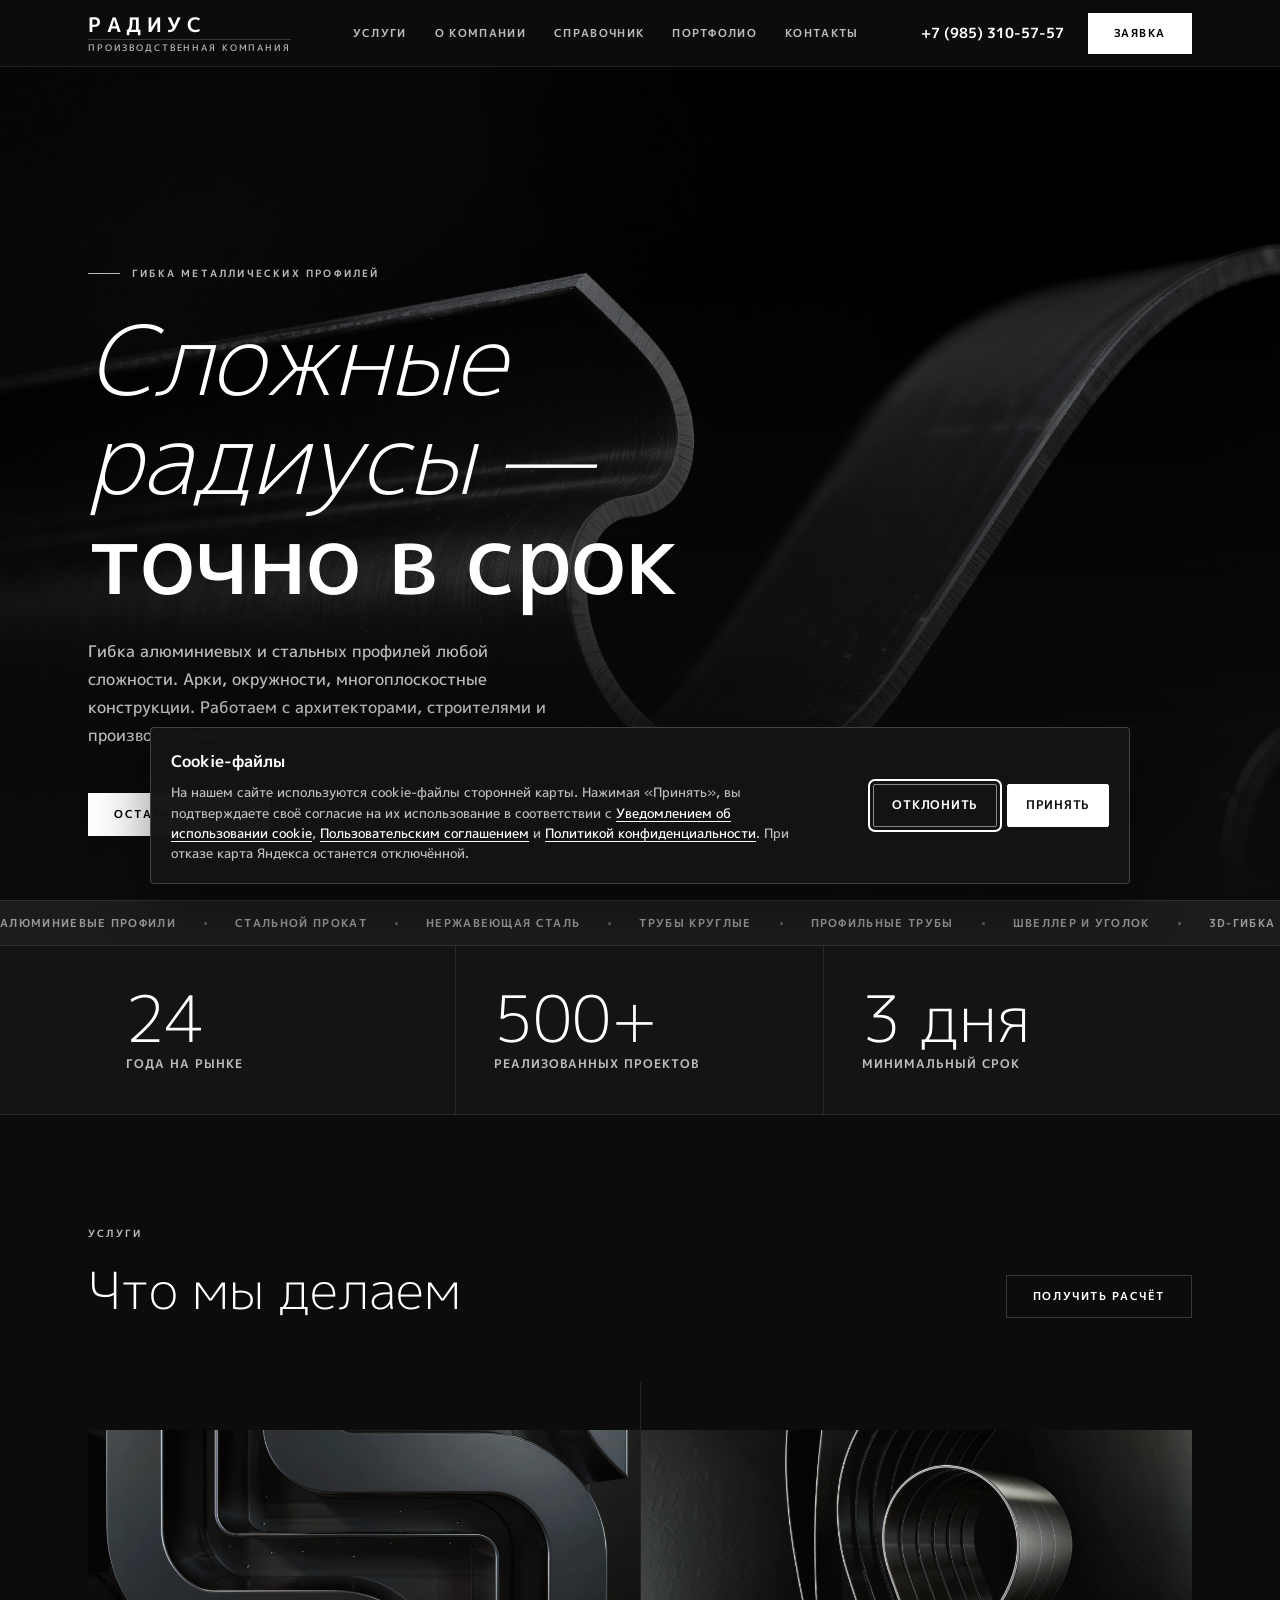
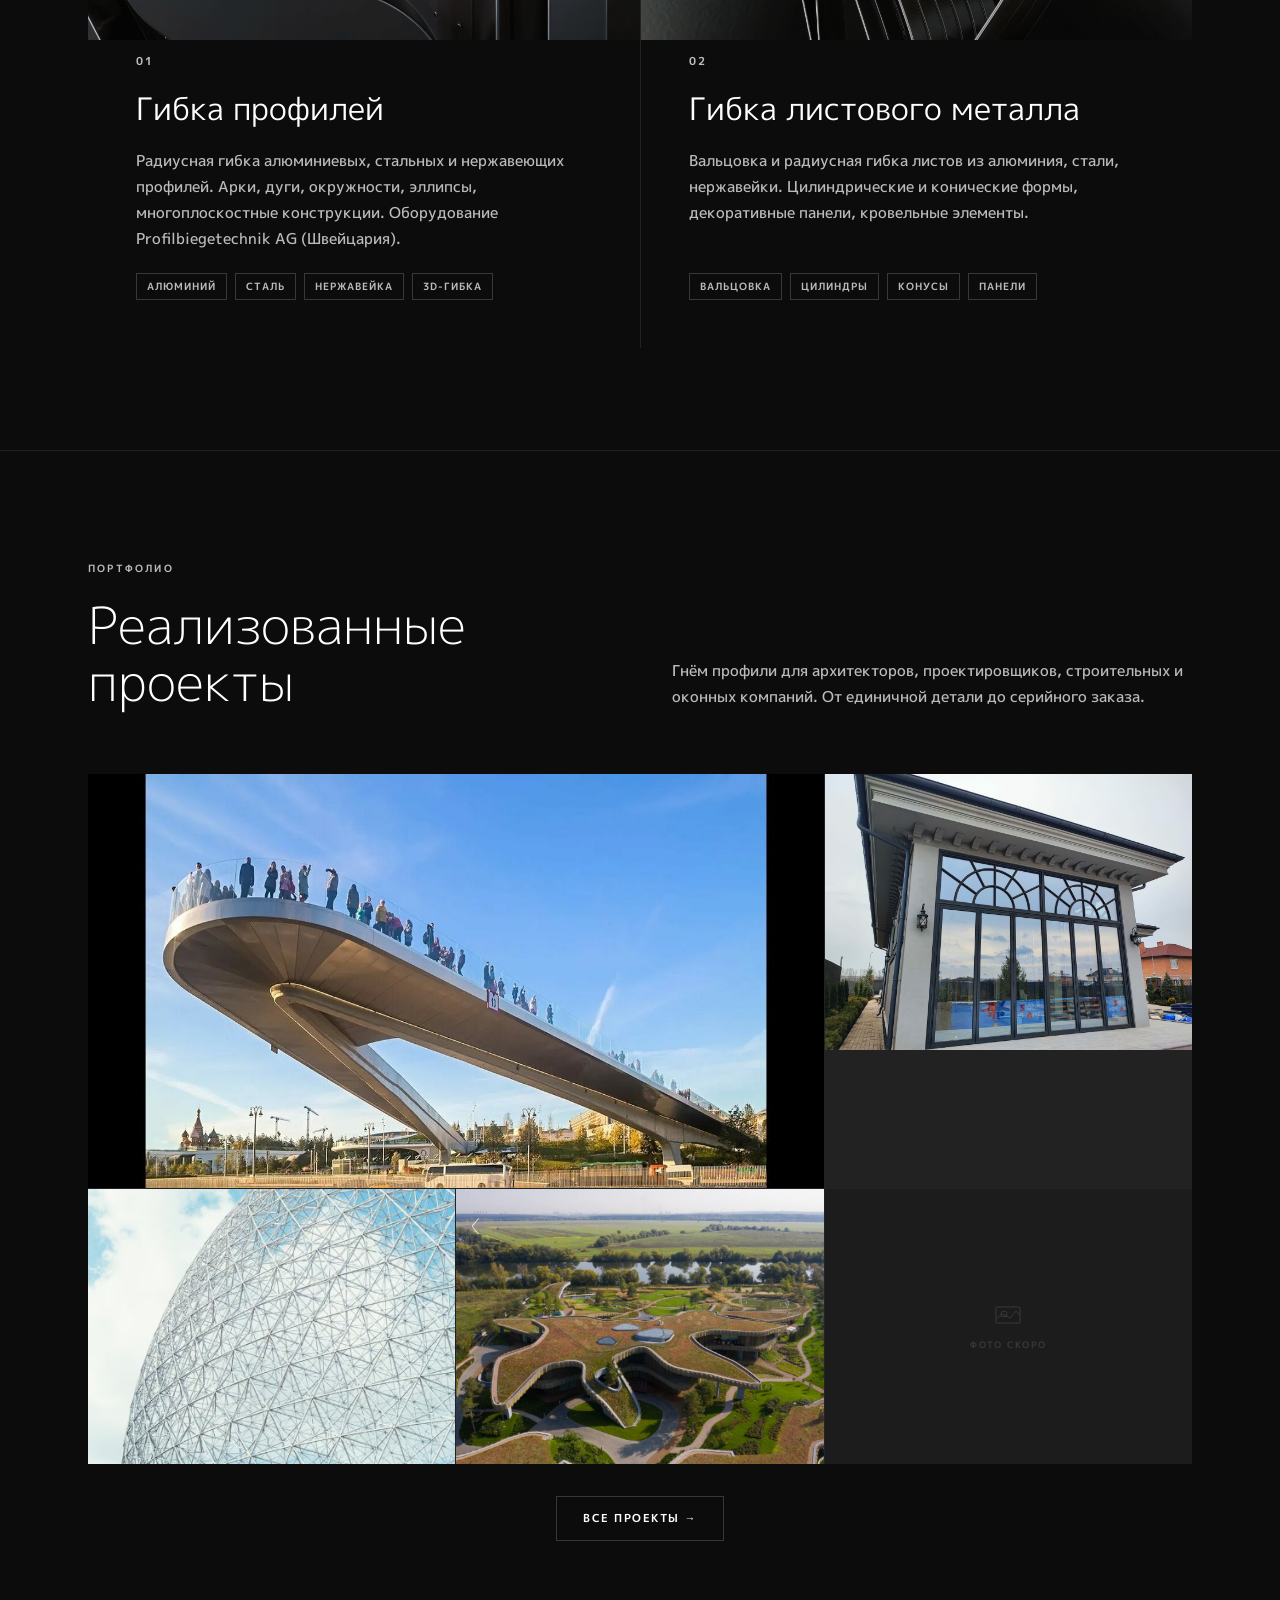
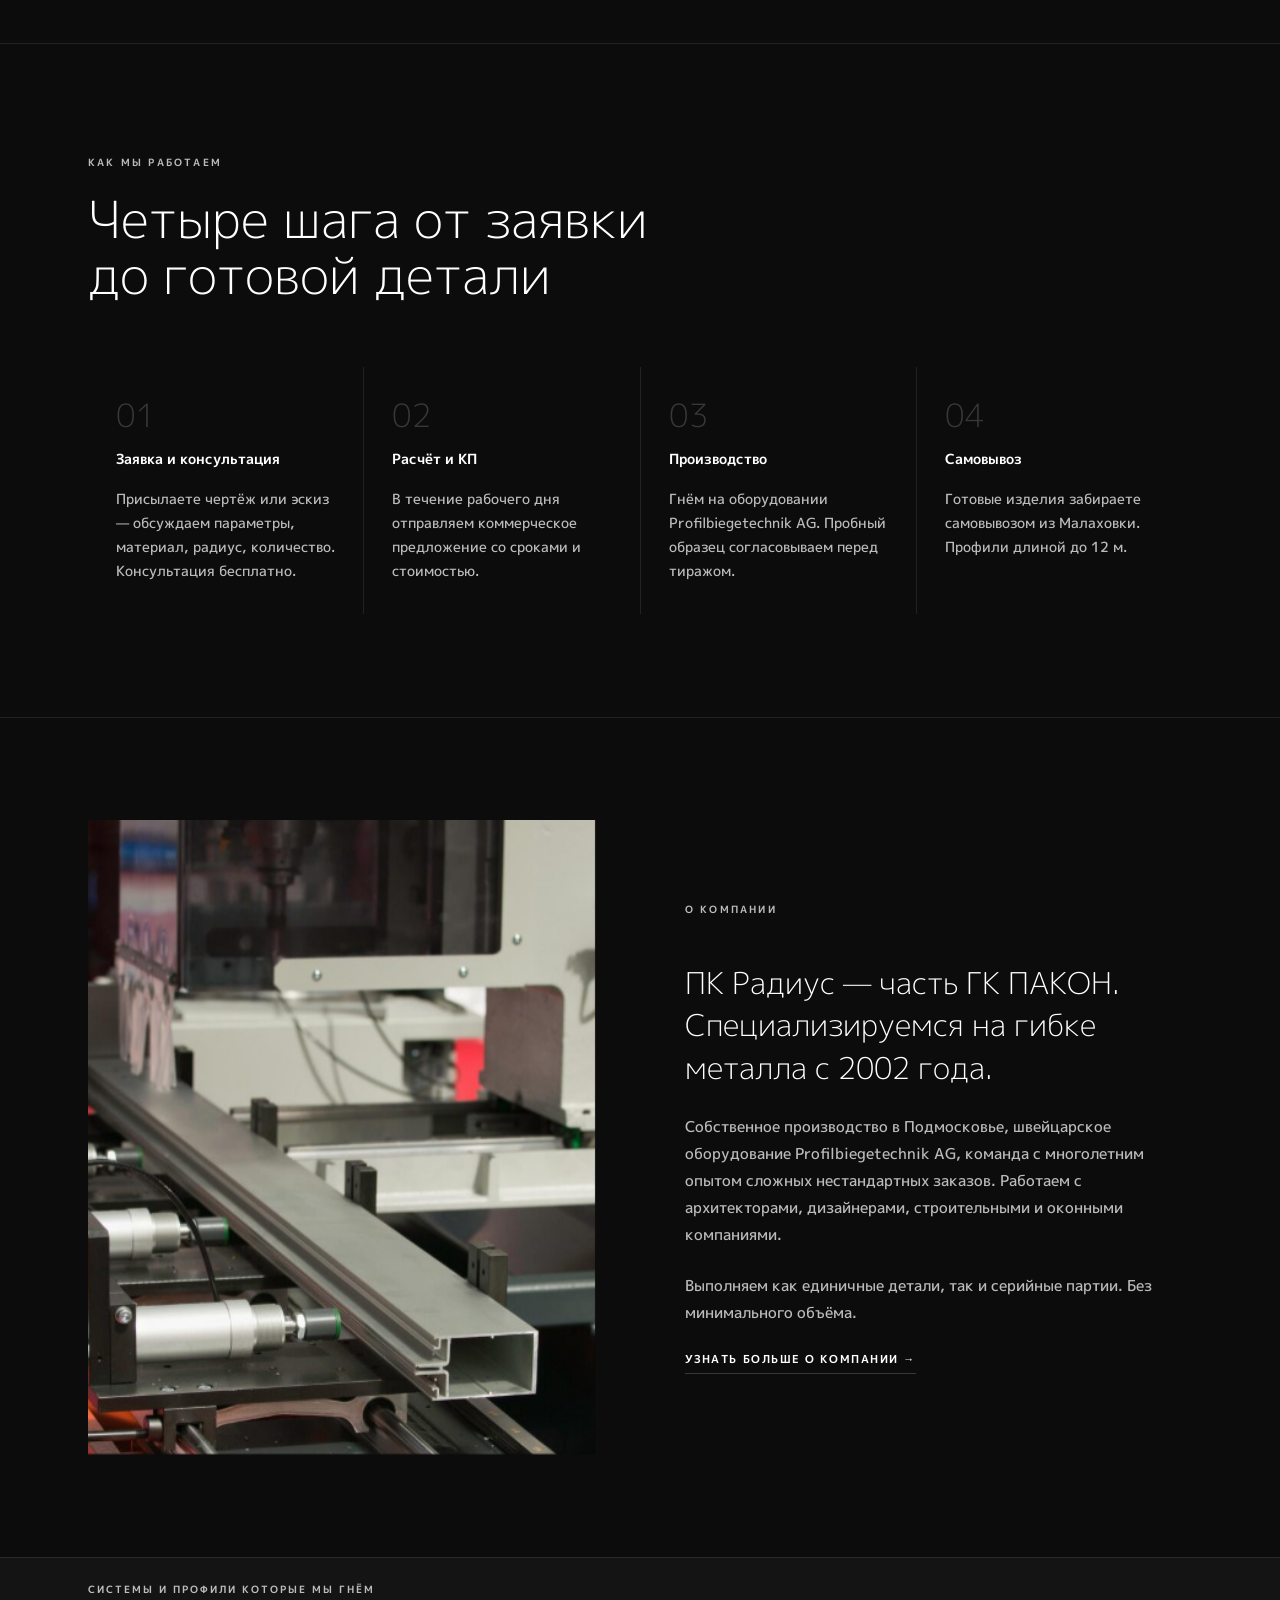
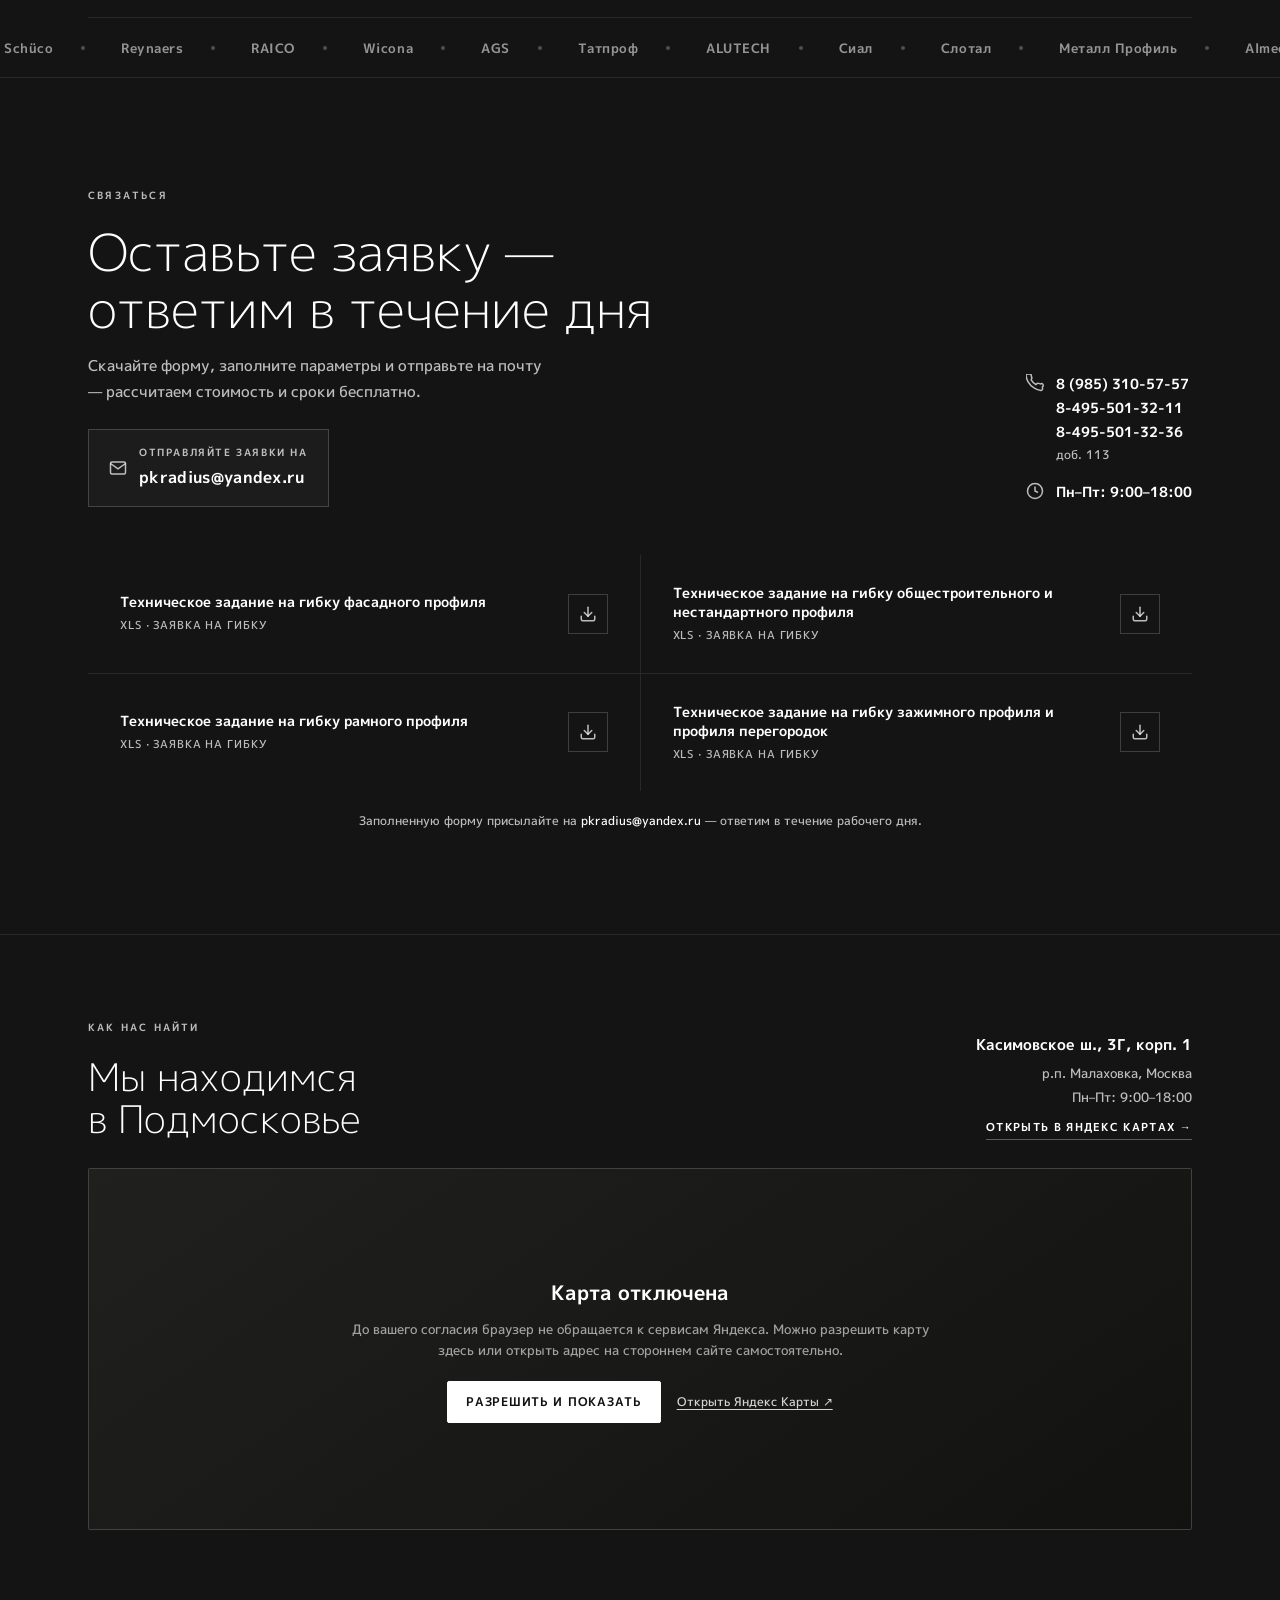
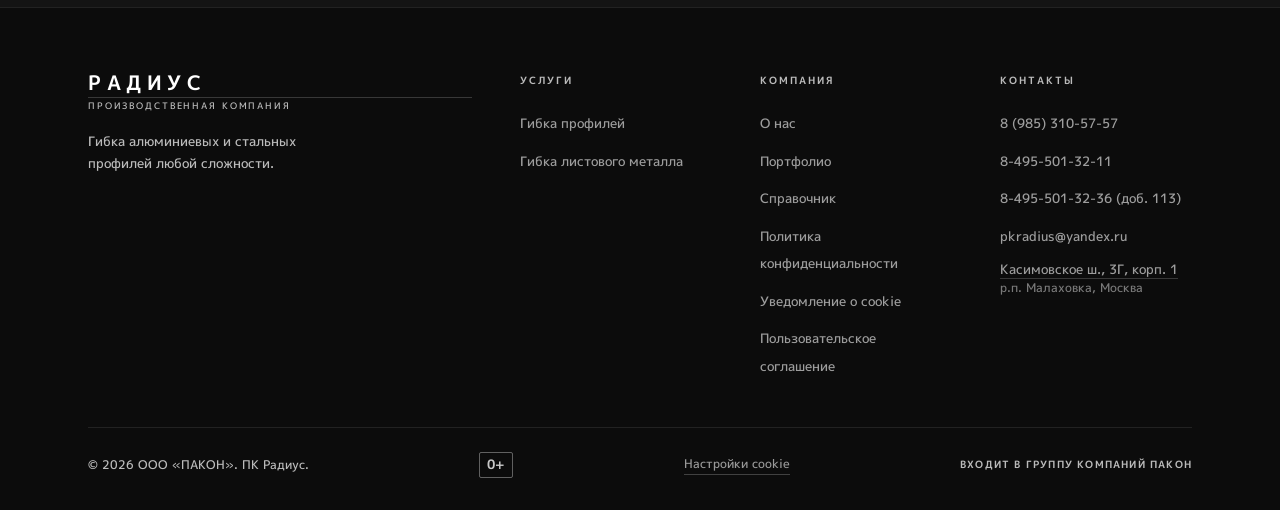
<file: pkradiusweb-main/index.html>
<!DOCTYPE html>
<html lang="ru">
<head>
<meta charset="UTF-8">
<meta name="viewport" content="width=device-width, initial-scale=1.0">
<title>Радиус — Гибка металлических профилей</title>
<meta name="description" content="Радиусная гибка металлических профилей. с 2002 года. Алюминий, сталь, нержавейка. От 1 штуки.">
<link rel="stylesheet" href="fonts.css">
<link rel="stylesheet" href="privacy.css">
<script src="privacy.js" defer></script>
<style>
/* ── TOKENS ─────────────────────────────────────── */
:root {
  --bg:    #0c0c0c;
  --bg2:   #141414;
  --bg3:   #1c1c1c;
  --line:  rgba(255,255,255,0.09);
  --line2: rgba(255,255,255,0.18);
  --white: #ffffff;
  --muted: rgba(255,255,255,0.72);
  --accent: #c8c4bb;
  --font-d: 'M PLUS 1p', sans-serif;
  --font-b: 'M PLUS 1p', sans-serif;
  --max:   1200px;
}
*, *::before, *::after { box-sizing: border-box; margin: 0; padding: 0; }
html { scroll-behavior: smooth; }
body {
  background: var(--bg);
  color: var(--white);
  font-family: var(--font-b);
  font-weight: 500;
  font-size: 16px;
  line-height: 1.7;
  -webkit-font-smoothing: antialiased;
}
a { color: inherit; text-decoration: none; }

/* ── UTILS ──────────────────────────────────────── */
.wrap    { max-width: var(--max); margin: 0 auto; padding: 0 clamp(1.25rem,5vw,3rem); }
.section { padding: clamp(4rem,8vw,7rem) 0; }
.hr      { height: 1px; background: var(--line); }
.tag {
  display: inline-block; font-size: 10px; font-weight: 600;
  letter-spacing: 0.22em; text-transform: uppercase;
  color: var(--muted); margin-bottom: 1.25rem;
}

/* ── BUTTONS ─────────────────────────────────────── */
.btn {
  font-family: var(--font-b); font-size: 11px; font-weight: 600;
  letter-spacing: 0.14em; text-transform: uppercase;
  padding: 12px 26px; cursor: pointer; border: none;
  transition: all 0.2s; white-space: nowrap;
  display: inline-flex; align-items: center; gap: 8px;
}
.btn-w { background: var(--white); color: #000; }
.btn-w:hover { opacity: 0.85; }
.btn-o { background: transparent; color: var(--white); border: 0.5px solid var(--line2); }
.btn-o:hover { border-color: var(--white); }

/* ── LOGO ────────────────────────────────────────── */
.logo { display: flex; flex-direction: column; line-height: 1; cursor: default; }
.logo-word {
  font-family: var(--font-b); font-weight: 600; font-size: 20px;
  letter-spacing: 0.28em; color: var(--white); text-transform: uppercase;
}
.logo-rule { height: 0.5px; background: var(--line2); margin: 5px 0 4px; }
.logo-sub {
  font-size: 8.5px; font-weight: 500; letter-spacing: 0.22em;
  color: var(--muted); text-transform: uppercase;
}

/* ── HEADER ──────────────────────────────────────── */
header {
  position: fixed; top: 0; left: 0; right: 0; z-index: 100;
  background: rgba(12,12,12,0.93);
  backdrop-filter: blur(14px); -webkit-backdrop-filter: blur(14px);
  border-bottom: 1px solid var(--line);
  transition: box-shadow 0.3s;
}
header.sc { box-shadow: 0 4px 30px rgba(0,0,0,0.4); }
.hdr { display: flex; align-items: center; justify-content: space-between; height: 66px; }
nav { display: flex; gap: 1.75rem; align-items: center; white-space: nowrap; }
nav a {
  font-size: 11px; font-weight: 600; letter-spacing: 0.12em;
  text-transform: uppercase; color: var(--muted); transition: color 0.2s;
}
nav a:hover, nav a.act { color: var(--white); }
.hdr-r { display: flex; align-items: center; gap: 1.5rem; }
.phone { font-size: 14px; font-weight: 600; color: var(--white); white-space: nowrap; }

/* ── HERO ────────────────────────────────────────── */
.hero {
  min-height: 100svh; padding-top: 66px;
  display: flex; flex-direction: column;
  justify-content: flex-end; position: relative; overflow: hidden;
}
.hero-bg {
  position: absolute; inset: 0;
  background: var(--bg2);
}
/* Декоративные дуги */
.hero-bg::after {
  content: ''; position: absolute; bottom: -45%; left: 50%;
  transform: translateX(-50%); width: 140vw; height: 140vw;
  border-radius: 50%; border: 0.5px solid rgba(255,255,255,0.045);
}
.hero-bg::before {
  content: ''; position: absolute; bottom: -65%; left: 50%;
  transform: translateX(-50%); width: 200vw; height: 200vw;
  border-radius: 50%; border: 0.5px solid rgba(255,255,255,0.025);
}
.hero-ph {
  position: absolute; inset: 66px 0 0;
  background: var(--bg3);
  display: flex; align-items: center; justify-content: center;
}
.hero-ph::after {
  content: ''; position: absolute; inset: 0;
  background: linear-gradient(to bottom, transparent 25%, var(--bg) 100%);
}
.hero-ph-icon { opacity: 0.1; display: flex; flex-direction: column; align-items: center; gap: 12px; }
.hero-ph-icon svg { width: 52px; height: 52px; }
.hero-ph-icon span { font-size: 10px; letter-spacing: 0.18em; text-transform: uppercase; }
.hero-body { position: relative; z-index: 2; padding: clamp(4rem,7vw,6rem) 0 clamp(3rem,5vw,4.5rem); }
.hero-eyebrow {
  display: flex; align-items: center; gap: 12px;
  font-size: 10px; font-weight: 600; letter-spacing: 0.22em;
  text-transform: uppercase; color: var(--muted);
  margin-bottom: 1.75rem;
}
.hero-eyebrow::before { content: ''; width: 32px; height: 1px; background: var(--muted); }
h1.hero-title {
  font-family: var(--font-d); font-weight: 300; font-style: italic;
  font-size: clamp(3.2rem,7.5vw,7rem);
  line-height: 1.04; letter-spacing: -0.01em; color: var(--white);
  max-width: 860px; margin-bottom: 1.75rem;
}
h1.hero-title em { font-style: normal; font-weight: 500; }
.hero-sub {
  font-size: 16px; font-weight: 500; color: var(--muted);
  max-width: 460px; line-height: 1.75; margin-bottom: 2.75rem;
}
.hero-btns { display: flex; gap: 1rem; flex-wrap: wrap; }
.hero-scroll {
  position: absolute; bottom: 2.5rem; right: clamp(1.25rem,5vw,3rem);
  z-index: 2; display: flex; flex-direction: column; align-items: center; gap: 8px;
  font-size: 9px; font-weight: 600; letter-spacing: 0.2em; text-transform: uppercase;
  color: var(--muted);
}
.scroll-ln {
  width: 1px; height: 40px;
  background: linear-gradient(to bottom, var(--muted), transparent);
  animation: scDn 2s ease-in-out infinite;
}
@keyframes scDn {
  0%   { transform: scaleY(0); transform-origin: top; }
  50%  { transform: scaleY(1); transform-origin: top; }
  51%  { transform: scaleY(1); transform-origin: bottom; }
  100% { transform: scaleY(0); transform-origin: bottom; }
}

/* ── MARQUEE 1 — типы профилей ───────────────────── */
.marq1 { background: var(--bg3); border-top: 1px solid var(--line); border-bottom: 1px solid var(--line); overflow: hidden; }
.marq1-inner { display: flex; align-items: center; height: 44px; }
.marq-track {
  display: inline-flex; align-items: center;
  animation: marq 22s linear infinite; white-space: nowrap; flex-shrink: 0;
}
.marq-track.rev { animation-direction: reverse; animation-duration: 28s; }
.mi {
  display: inline-flex; align-items: center; gap: 0;
  padding: 0; font-size: 11px; font-weight: 600;
  letter-spacing: 0.12em; text-transform: uppercase;
  color: rgba(255,255,255,0.55);
}
.md { width: 3px; height: 3px; border-radius: 50%; background: rgba(255,255,255,0.3); flex-shrink: 0; margin: 0 28px; }
@keyframes marq { from { transform: translateX(0); } to { transform: translateX(-50%); } }

/* ── STATS ───────────────────────────────────────── */
.stats { background: var(--bg2); border-bottom: 1px solid var(--line); }
.stats-grid { display: grid; grid-template-columns: repeat(3,1fr); }
.stat { padding: clamp(1.5rem,4vw,2.5rem) clamp(1.5rem,3vw,2.5rem); border-right: 1px solid var(--line); }
.stat:last-child { border-right: none; }
.stat-num {
  font-family: var(--font-d); font-weight: 300;
  font-size: clamp(2.8rem,5vw,4.5rem); line-height: 1; color: var(--white);
}
.stat-lbl { font-size: 12px; font-weight: 600; letter-spacing: 0.08em; text-transform: uppercase; color: var(--muted); margin-top: 4px; }

/* ── SERVICES ────────────────────────────────────── */
.svc-hd { display: flex; justify-content: space-between; align-items: flex-end; margin-bottom: clamp(2.5rem,5vw,4rem); }
.sec-t {
  font-family: var(--font-d); font-weight: 300;
  font-size: clamp(2.2rem,4vw,3.5rem); line-height: 1.1; color: var(--white);
}
.svc-grid { display: grid; grid-template-columns: 1fr 1fr; gap: 1px; background: var(--line); }
.svc-card {
  background: var(--bg); padding: clamp(2rem,4vw,3rem);
  display: flex; flex-direction: column; gap: 1.25rem;
  transition: background 0.3s; position: relative; overflow: hidden;
}
.svc-card::after {
  content: ''; position: absolute; bottom: 0; left: 0;
  width: 0; height: 1px; background: var(--white);
  transition: width 0.4s ease;
}
.svc-card:hover { background: var(--bg2); }
.svc-card:hover::after { width: 100%; }
.svc-photo { height: clamp(150px,18vw,210px); background: var(--bg3); margin: 0 calc(-1 * clamp(2rem,4vw,3rem)); margin-bottom: -0.5rem; display: flex; align-items: center; justify-content: center; }
.svc-n { font-size: 11px; font-weight: 600; letter-spacing: 0.2em; color: var(--muted); }
.svc-name { font-family: var(--font-d); font-weight: 400; font-size: clamp(1.5rem,2.4vw,2rem); color: var(--white); line-height: 1.2; }
.svc-desc { font-size: 15px; font-weight: 500; color: var(--muted); line-height: 1.75; flex: 1; }
.svc-tags { display: flex; flex-wrap: wrap; gap: 8px; margin-top: auto; }
.svc-tag { font-size: 10px; font-weight: 600; letter-spacing: 0.1em; text-transform: uppercase; color: var(--muted); border: 0.5px solid var(--line2); padding: 4px 10px; }

/* ── PORTFOLIO ───────────────────────────────────── */
.pf-intro { display: grid; grid-template-columns: 1fr 1fr; gap: 4rem; align-items: end; margin-bottom: clamp(2.5rem,5vw,4rem); }
.pf-grid { display: grid; grid-template-columns: repeat(3,1fr); gap: 1px; background: var(--line); }
.pf-item { background: var(--bg3); aspect-ratio: 4/3; position: relative; overflow: hidden; cursor: pointer; }
.pf-item:first-child { grid-column: span 2; aspect-ratio: 16/9; }
.pf-ph { position: absolute; inset: 0; display: flex; align-items: center; justify-content: center; flex-direction: column; gap: 8px; opacity: 0.12; }
.pf-ph svg { width: 28px; height: 28px; }
.pf-ph span { font-size: 9px; font-weight: 600; letter-spacing: 0.16em; text-transform: uppercase; }
.pf-ov { position: absolute; inset: 0; background: rgba(12,12,12,0.78); display: flex; flex-direction: column; justify-content: flex-end; padding: 1.25rem; opacity: 0; transition: opacity 0.3s; }
.pf-item:hover .pf-ov { opacity: 1; }
.pf-title { font-family: var(--font-d); font-size: 1.1rem; font-weight: 400; color: var(--white); }
.pf-meta { font-size: 11px; font-weight: 600; letter-spacing: 0.1em; color: var(--muted); text-transform: uppercase; }
.pf-foot { margin-top: 2rem; display: flex; justify-content: center; }

/* ── PROCESS ─────────────────────────────────────── */
.proc-grid { display: grid; grid-template-columns: repeat(4,1fr); gap: 1px; background: var(--line); margin-top: clamp(2.5rem,5vw,4rem); }
.proc-step { background: var(--bg); padding: 2rem 1.75rem; display: flex; flex-direction: column; gap: 1rem; }
.proc-n { font-family: var(--font-d); font-size: 2rem; font-weight: 300; color: var(--line2); line-height: 1; }
.proc-name { font-size: 14px; font-weight: 600; color: var(--white); }
.proc-desc { font-size: 14px; font-weight: 500; color: var(--muted); line-height: 1.7; }

/* ── ABOUT ───────────────────────────────────────── */
.ab-grid { display: grid; grid-template-columns: 1fr 1fr; gap: clamp(3rem,7vw,7rem); align-items: center; }
.ab-photo { aspect-ratio: 4/5; background: var(--bg3); display: flex; align-items: center; justify-content: center; }
.ab-txt { display: flex; flex-direction: column; gap: 1.5rem; }
.ab-lead { font-family: var(--font-d); font-weight: 300; font-size: clamp(1.4rem,2.5vw,1.9rem); line-height: 1.4; color: var(--white); }
.ab-body { font-size: 15px; font-weight: 500; color: var(--muted); line-height: 1.8; }
.ab-lnk {
  font-size: 11px; font-weight: 600; letter-spacing: 0.14em; text-transform: uppercase;
  color: var(--white); display: inline-flex; align-items: center; gap: 8px;
  border-bottom: 0.5px solid var(--line2); padding-bottom: 4px;
  transition: border-color 0.2s, gap 0.2s; width: fit-content;
}
.ab-lnk:hover { border-color: var(--white); gap: 14px; }

/* ── MARQUEE 2 — партнёры ────────────────────────── */
.marq2 { background: var(--bg2); border-top: 1px solid var(--line); border-bottom: 1px solid var(--line); }
.marq2-hd { padding: 1rem 0; border-bottom: 1px solid var(--line); }
.marq2-lbl { font-size: 10px; font-weight: 600; letter-spacing: 0.2em; text-transform: uppercase; color: var(--muted); }
.marq2-body { overflow: hidden; padding: 1rem 0; }
.pi { display: inline-flex; align-items: center; gap: 0; padding: 0 4px; font-size: 13px; font-weight: 600; color: rgba(255,255,255,0.55); letter-spacing: 0.04em; }
.ps { width: 4px; height: 4px; border-radius: 50%; background: rgba(255,255,255,0.25); flex-shrink: 0; margin: 0 28px; }

/* ── FORM ────────────────────────────────────────── */
.form-sec { background: var(--bg2); }
.form-grid { display: grid; grid-template-columns: 1fr 1fr; gap: clamp(3rem,7vw,7rem); align-items: start; }
.form-lead { font-family: var(--font-d); font-weight: 300; font-size: clamp(1.8rem,3.2vw,2.8rem); line-height: 1.15; color: var(--white); margin-bottom: 1.5rem; }
.form-note { font-size: 15px; font-weight: 500; color: var(--muted); line-height: 1.8; }
.contacts { margin-top: 1.75rem; display: flex; flex-direction: column; gap: 0.875rem; }
.c-row { display: flex; align-items: flex-start; gap: 10px; font-size: 14px; }
.c-ico { flex-shrink: 0; width: 20px; color: var(--muted); margin-top: 2px; }
.c-val { font-weight: 600; color: var(--white); }
.c-val a { color: var(--white); }
.c-val a:hover { opacity: 0.75; }
.c-sub { font-size: 12px; font-weight: 500; color: var(--muted); margin-top: 2px; }
.form { display: flex; flex-direction: column; gap: 1px; }
.ff input, .ff textarea {
  width: 100%; background: var(--bg3); border: none; border-bottom: 0.5px solid var(--line2);
  color: var(--white); font-family: var(--font-b); font-size: 14px; font-weight: 500;
  padding: 17px 0; outline: none; transition: border-color 0.2s;
}
.ff textarea { resize: none; height: 110px; padding-top: 17px; }
.ff input::placeholder, .ff textarea::placeholder { color: rgba(255,255,255,0.38); font-size: 13px; }
.ff input:focus, .ff textarea:focus { border-color: rgba(255,255,255,0.55); }
.consent-row { display: flex; align-items: flex-start; gap: 12px; margin: 1.5rem 0 1rem; cursor: pointer; }
.cb-box { width: 16px; height: 16px; border: 0.5px solid var(--line2); flex-shrink: 0; margin-top: 2px; position: relative; transition: all 0.15s; }
.cb-box.on { background: var(--white); border-color: var(--white); }
.cb-box.on::after { content: ''; position: absolute; left: 4px; top: 1px; width: 5px; height: 9px; border: 1.5px solid #000; border-top: none; border-left: none; transform: rotate(45deg); }
.consent-txt { font-size: 12px; font-weight: 500; color: var(--muted); line-height: 1.6; }
.consent-txt a { color: var(--white); border-bottom: 0.5px solid var(--line2); }
.form-sbmt { display: flex; align-items: center; gap: 1.5rem; }
.form-priv { font-size: 10px; font-weight: 500; color: var(--muted); line-height: 1.6; max-width: 220px; }
#sbtn:disabled { opacity: 0.35; cursor: not-allowed; }
.form-ok { display: none; padding: 1.5rem; border: 0.5px solid var(--line2); text-align: center; margin-top: 1rem; }
.form-ok.show { display: block; }
.form-ok strong { font-family: var(--font-d); font-size: 1.2rem; font-weight: 400; color: var(--white); display: block; margin-bottom: 0.4rem; }
.form-ok p { font-size: 14px; font-weight: 500; color: var(--muted); }

/* ── FOOTER ──────────────────────────────────────── */
footer { background: var(--bg); border-top: 1px solid var(--line); padding: clamp(2.5rem,5vw,4rem) 0 2rem; }
.foot-grid { display: grid; grid-template-columns: 2fr 1fr 1fr 1fr; gap: 3rem; margin-bottom: 3rem; }
.foot-desc { font-size: 13px; font-weight: 500; color: var(--muted); line-height: 1.7; margin-top: 1rem; max-width: 260px; }
.foot-t { font-size: 10px; font-weight: 600; letter-spacing: 0.2em; text-transform: uppercase; color: var(--muted); margin-bottom: 1.25rem; }
.foot-links { list-style: none; display: flex; flex-direction: column; gap: 0.65rem; }
.foot-links a { font-size: 13px; font-weight: 500; color: rgba(255,255,255,0.6); transition: color 0.2s; }
.foot-links a:hover { color: var(--white); }
.foot-bot { border-top: 1px solid var(--line); padding-top: 1.5rem; display: flex; justify-content: space-between; align-items: center; flex-wrap: wrap; gap: 1rem; }
.foot-copy { font-size: 12px; font-weight: 500; color: var(--muted); }
.foot-gk { font-size: 10px; font-weight: 600; letter-spacing: 0.12em; text-transform: uppercase; color: var(--muted); }
.foot-gk a { transition: color 0.2s; }
.foot-gk a:hover { color: var(--white); }

/* ── STICKY ──────────────────────────────────────── */
.sticky { position: fixed; bottom: 1.5rem; right: 1.5rem; z-index: 99; opacity: 0; transform: translateY(10px); transition: opacity 0.3s, transform 0.3s; pointer-events: none; }
.sticky.on { opacity: 1; transform: none; pointer-events: all; }

/* ── ANIMATIONS ──────────────────────────────────── */
@keyframes fadeUp { from { opacity: 0; transform: translateY(18px); } to { opacity: 1; transform: none; } }
.fu { opacity: 1; }
.fu.anim { animation: fadeUp 0.7s ease both; }
.fu.d1 { animation-delay: 0.1s; }
.fu.d2 { animation-delay: 0.2s; }
.fu.d3 { animation-delay: 0.3s; }
.fu.d4 { animation-delay: 0.4s; }

/* ── RESPONSIVE ──────────────────────────────────── */
@media (max-width: 900px) {
  nav { display: none; }
  .svc-grid { grid-template-columns: 1fr; }
  .pf-grid { grid-template-columns: 1fr 1fr; }
  .pf-item:first-child { grid-column: span 2; }
  .proc-grid { grid-template-columns: 1fr 1fr; }
  .ab-grid, .form-grid, .pf-intro { grid-template-columns: 1fr; }
  .foot-grid { grid-template-columns: 1fr 1fr; }
  .stats-grid { grid-template-columns: 1fr; }
  .stat { border-right: none; border-bottom: 1px solid var(--line); }
  .stat:last-child { border-bottom: none; }
}
@media (max-width: 560px) {
  .pf-grid { grid-template-columns: 1fr; }
  .pf-item:first-child { grid-column: span 1; aspect-ratio: 4/3; }
  .proc-grid { grid-template-columns: 1fr; }
  .foot-grid { grid-template-columns: 1fr; }
}
.addr-lnk { color: inherit; border-bottom: 0.5px solid var(--line2); transition: opacity 0.2s; }
.addr-lnk:hover { opacity: 0.7; }

/* ── FORM TABS & INLINE FORMS ─────────────────────────── */
.mtabs { display:flex; gap:0.5rem; flex-wrap:wrap; margin-bottom:1.5rem; }
.mtab { font-size:11px; font-weight:600; letter-spacing:0.1em; text-transform:uppercase; padding:8px 16px; cursor:pointer; border:0.5px solid var(--line2); background:none; color:var(--muted); transition:all 0.15s; }
.mtab.on { background:var(--white); color:#000; border-color:var(--white); }
.mform { display:none; }
.mform.on { display:block; }
.mform h4 { font-size:13px; font-weight:600; letter-spacing:0.1em; text-transform:uppercase; color:var(--muted); margin-bottom:1.25rem; }
.rtbl { width:100%; border-collapse:collapse; font-size:14px; }
.rtbl th { text-align:left; padding:9px 12px; font-size:10px; font-weight:600; letter-spacing:0.14em; text-transform:uppercase; color:var(--muted); background:var(--bg3); border-bottom:0.5px solid var(--line2); }
.rtbl td { border:0.5px solid var(--line); padding:0; }
.rtbl td:first-child { background:var(--bg2); padding:11px 14px; font-weight:600; font-size:13px; color:var(--white); width:40%; }
.rtbl td input, .rtbl td select, .rtbl td textarea { width:100%; padding:11px 14px; border:none; background:none; font-family:var(--font-b); font-size:13px; font-weight:500; color:var(--white); outline:none; resize:none; }
.rtbl td input::placeholder, .rtbl td textarea::placeholder { color:rgba(255,255,255,0.3); }
.rtbl td input:focus, .rtbl td select:focus, .rtbl td textarea:focus { background:rgba(255,255,255,0.04); }
.rtbl td select option { background:#1a1a1a; }
.mact { display:flex; gap:0.75rem; margin-top:1.25rem; flex-wrap:wrap; }
.mnote { font-size:12px; font-weight:500; color:var(--muted); margin-top:0.75rem; line-height:1.6; }
.mnote a { color:var(--white); }


/* ── DOWNLOAD FORMS ──────────────────────────────── */
.forms-sec { background: var(--bg); border-top: 1px solid var(--line); }
.forms-head { margin-bottom: 2rem; }
.forms-grid { display: grid; grid-template-columns: repeat(2,1fr); gap: 1px; background: var(--line); }
.form-dl {
  background: var(--bg2); padding: 1.75rem 2rem;
  display: flex; align-items: center; justify-content: space-between;
  gap: 1.5rem; transition: background 0.2s; text-decoration: none;
}
.form-dl:hover { background: var(--bg3); }
.form-dl-info { display: flex; flex-direction: column; gap: 4px; }
.form-dl-name { font-size: 14px; font-weight: 600; color: var(--white); line-height: 1.4; }
.form-dl-sub { font-size: 11px; font-weight: 500; letter-spacing: 0.08em; text-transform: uppercase; color: var(--muted); }
.form-dl-icon { flex-shrink: 0; width: 40px; height: 40px; border: 0.5px solid var(--line2); display: flex; align-items: center; justify-content: center; color: var(--muted); transition: color 0.2s, border-color 0.2s; }
.form-dl:hover .form-dl-icon { color: var(--white); border-color: var(--white); }
@media(max-width:640px){ .forms-grid { grid-template-columns: 1fr; } }


/* ── BURGER MENU ─────────────────────────────────── */
.burger {
  display: none;
  flex-direction: column;
  gap: 5px;
  cursor: pointer;
  padding: 6px;
  background: none;
  border: none;
  z-index: 201;
}
.burger span {
  display: block;
  width: 22px;
  height: 2px;
  background: var(--white);
  border-radius: 2px;
  transition: all 0.3s ease;
  transform-origin: center;
}
.burger.open span:nth-child(1) { transform: translateY(7px) rotate(45deg); }
.burger.open span:nth-child(2) { opacity: 0; }
.burger.open span:nth-child(3) { transform: translateY(-7px) rotate(-45deg); }

.mob-menu {
  display: none;
  position: fixed;
  top: 66px;
  left: 0; right: 0;
  background: rgba(12,12,12,0.98);
  backdrop-filter: blur(14px);
  border-bottom: 1px solid var(--line);
  z-index: 199;
  flex-direction: column;
  padding: 1.5rem clamp(1.25rem,5vw,3rem);
  gap: 0;
  animation: slideDown 0.25s ease;
}
.mob-menu.open { display: flex; }
@keyframes slideDown {
  from { opacity: 0; transform: translateY(-8px); }
  to   { opacity: 1; transform: none; }
}
.mob-menu a {
  font-size: 14px;
  font-weight: 600;
  letter-spacing: 0.1em;
  text-transform: uppercase;
  color: var(--muted);
  padding: 1rem 0;
  border-bottom: 0.5px solid var(--line);
  transition: color 0.2s;
  display: block;
}
.mob-menu a:last-child { border-bottom: none; }
.mob-menu a:hover, .mob-menu a.act { color: var(--white); }
.mob-menu-phone {
  font-size: 16px;
  font-weight: 600;
  color: var(--white);
  padding: 1rem 0;
  border-bottom: 0.5px solid var(--line);
  display: block;
}
.mob-menu-btn {
  margin-top: 1rem;
  width: 100%;
  justify-content: center;
}

@media (max-width: 900px) {
  .burger { display: flex; }
  nav { display: none !important; }
  .hdr-r .btn { display: none; }
  .hdr-r .phone { display: none; }
}

</style>
</head>
<body>


<div class="sticky" id="stk">
  <button class="btn btn-w" onclick="document.getElementById('form').scrollIntoView({behavior:'smooth'})">Оставить заявку</button>
</div>

<!-- HEADER -->
<header id="hdr">
  <div class="wrap">
    <div class="hdr">
      <a href="index.html" class="logo">
        <div class="logo-word">Радиус</div>
        <div class="logo-rule"></div>
        <div class="logo-sub">Производственная компания</div>
      </a>
      <nav>
        <a href="#services">Услуги</a>
        <a href="about.html">О компании</a>
        <a href="spravochnik.html">Справочник</a>
        <a href="portfolio.html">Портфолио</a>
        <a href="#form">Контакты</a>
      </nav>
      <div class="hdr-r">
        <a href="tel:+79853105757" class="phone">+7 (985) 310-57-57</a>
        <button class="btn btn-w" onclick="openModal()">Заявка</button>
              <button class="burger" id="burger" aria-label="Меню">
        <span></span><span></span><span></span>
      </button>
      </div>
    </div>
  </div>
</header>

<!-- MOBILE MENU -->
<div class="mob-menu" id="mobMenu">
  <a href="tel:+79853105757" class="mob-menu-phone">+7 (985) 310-57-57</a>
      <a href="#services">Услуги</a>
      <a href="about.html">О компании</a>
      <a href="spravochnik.html">Справочник</a>
      <a href="portfolio.html">Портфолио</a>
      <a href="#form">Контакты</a>
  <button class="btn btn-w mob-menu-btn" onclick="this.closest('.mob-menu').classList.remove('open');document.getElementById('burger').classList.remove('open');openModal()">Оставить заявку</button>
</div>

<!-- HERO -->
<section class="hero">
  <div class="hero-bg"></div>
  <div class="hero-ph">
    <img src="main_photo.PNG" alt="Гибка металлических профилей" style="width:100%;height:100%;object-fit:cover;object-position:center;display:block;filter:brightness(0.45)">
  </div>
  <div class="hero-body">
    <div class="wrap">
      <div class="hero-eyebrow fu">Гибка металлических профилей</div>
      <h1 class="hero-title fu d1">Сложные<br>радиусы —<br><em>точно в срок</em></h1>
      <p class="hero-sub fu d2">
        Гибка алюминиевых и стальных профилей любой сложности.
        Арки, окружности, многоплоскостные конструкции.
        Работаем с архитекторами, строителями и производствами.
      </p>
      <div class="hero-btns fu d3">
        <button class="btn btn-w" onclick="openModal()">Оставить заявку</button>
        <button class="btn btn-o" onclick="document.getElementById('portfolio').scrollIntoView({behavior:'smooth'})">Смотреть работы</button>
      </div>
    </div>
  </div>

</section>

<!-- MARQUEE 1 — типы профилей -->
<div class="marq1" aria-hidden="true">
  <div class="marq1-inner">
    <div class="marq-track">
      <div class="mi">Алюминиевые профили<div class="md"></div></div>
      <div class="mi">Стальной прокат<div class="md"></div></div>
      <div class="mi">Нержавеющая сталь<div class="md"></div></div>
      <div class="mi">Трубы круглые<div class="md"></div></div>
      <div class="mi">Профильные трубы<div class="md"></div></div>
      <div class="mi">Швеллер и уголок<div class="md"></div></div>
      <div class="mi">3D-гибка<div class="md"></div></div>
      <div class="mi">Медь и латунь<div class="md"></div></div>
      <div class="mi">Спирали и эллипсы<div class="md"></div></div>
      <div class="mi">Фасадные конструкции<div class="md"></div></div>
      <div class="mi">Алюминиевые профили<div class="md"></div></div>
      <div class="mi">Стальной прокат<div class="md"></div></div>
      <div class="mi">Нержавеющая сталь<div class="md"></div></div>
      <div class="mi">Трубы круглые<div class="md"></div></div>
      <div class="mi">Профильные трубы<div class="md"></div></div>
      <div class="mi">Швеллер и уголок<div class="md"></div></div>
      <div class="mi">3D-гибка<div class="md"></div></div>
      <div class="mi">Медь и латунь<div class="md"></div></div>
      <div class="mi">Спирали и эллипсы<div class="md"></div></div>
      <div class="mi">Фасадные конструкции<div class="md"></div></div>
    </div>
  </div>
</div>

<!-- STATS -->
<section class="stats">
  <div class="wrap">
    <div class="stats-grid">
      <div class="stat fu"><div class="stat-num">24</div><div class="stat-lbl">года на рынке</div></div>
      <div class="stat fu d1"><div class="stat-num">500+</div><div class="stat-lbl">реализованных проектов</div></div>
      <div class="stat fu d2"><div class="stat-num">3 дня</div><div class="stat-lbl">минимальный срок</div></div>
    </div>
  </div>
</section>

<!-- SERVICES -->
<section class="section" id="services">
  <div class="wrap">
    <div class="svc-hd fu">
      <div><p class="tag">Услуги</p><h2 class="sec-t">Что мы делаем</h2></div>
      <button class="btn btn-o" onclick="openModal()">Получить расчёт</button>
    </div>
    <div class="svc-grid">
      <div class="svc-card fu" onclick="document.getElementById('form').scrollIntoView({behavior:'smooth'})" style="cursor:pointer">
        <div class="svc-photo" style="padding:0;overflow:hidden">
          <img src="profile_bending.PNG" alt="Гибка профилей" style="width:100%;height:100%;object-fit:cover;display:block;opacity:0.85">
        </div>
        <div class="svc-n">01</div>
        <div class="svc-name">Гибка профилей</div>
        <div class="svc-desc">Радиусная гибка алюминиевых, стальных и нержавеющих профилей. Арки, дуги, окружности, эллипсы, многоплоскостные конструкции. Оборудование Profilbiegetechnik AG (Швейцария).</div>
        <div class="svc-tags">
          <span class="svc-tag">Алюминий</span><span class="svc-tag">Сталь</span>
          <span class="svc-tag">Нержавейка</span><span class="svc-tag">3D-гибка</span>
        </div>
      </div>
      <div class="svc-card fu d1" onclick="document.getElementById('form').scrollIntoView({behavior:'smooth'})" style="cursor:pointer">
        <div class="svc-photo" style="padding:0;overflow:hidden">
          <img src="sheet_bending.PNG" alt="Гибка листового металла" style="width:100%;height:100%;object-fit:cover;display:block;opacity:0.85">
        </div>
        <div class="svc-n">02</div>
        <div class="svc-name">Гибка листового металла</div>
        <div class="svc-desc">Вальцовка и радиусная гибка листов из алюминия, стали, нержавейки. Цилиндрические и конические формы, декоративные панели, кровельные элементы.</div>
        <div class="svc-tags">
          <span class="svc-tag">Вальцовка</span><span class="svc-tag">Цилиндры</span>
          <span class="svc-tag">Конусы</span><span class="svc-tag">Панели</span>
        </div>
      </div>
    </div>
  </div>
</section>

<div class="hr"></div>

<!-- PORTFOLIO -->
<section class="section" id="portfolio">
  <div class="wrap">
    <div class="pf-intro fu">
      <div><p class="tag">Портфолио</p><h2 class="sec-t">Реализованные проекты</h2></div>
      <p style="font-size:15px;color:var(--muted);font-weight:500;line-height:1.75">Гнём профили для архитекторов, проектировщиков, строительных и оконных компаний. От единичной детали до серийного заказа.</p>
    </div>
    <div class="pf-grid">
      <div class="pf-item fu">
        <img src="floating_bridge.PNG" alt="Парящий мост" style="width:100%;height:100%;object-fit:cover;display:block">
        <div class="pf-ov"><div class="pf-meta">Общественные пространства · Москва</div><div class="pf-title">«Парящий мост» в парке «Зарядье»</div></div>
      </div>
      <div class="pf-item fu d1">
        <img src="pavilion1.JPG" alt="Частный павильон" style="width:100%;height:100%;object-fit:cover;display:block">
        <div class="pf-ov"><div class="pf-meta">Частное строительство · 2024</div><div class="pf-title">Частный павильон</div></div>
      </div>
      <div class="pf-item fu d2">
        <img src="portfolio_industrial1.jpg" alt="Промышленный объект" style="width:100%;height:100%;object-fit:cover;display:block">
        <div class="pf-ov"><div class="pf-meta">Промышленность · 2024</div><div class="pf-title">Промышленный объект</div></div>
      </div>
      <div class="pf-item fu d3">
        <img src="portfolio_private2.jpg" alt="Частный проект" style="width:100%;height:100%;object-fit:cover;display:block">
        <div class="pf-ov"><div class="pf-meta">Частные объекты · 2024</div><div class="pf-title">Частный проект</div></div>
      </div>
      <div class="pf-item fu d2">
        <!-- ФОТО: загрузи файл "portfolio_industrial2.jpg" -->
        <div class="pf-ph"><svg viewBox="0 0 28 28" fill="none" stroke="white" stroke-width="1"><rect x="2" y="6" width="24" height="16" rx="1"/><circle cx="10" cy="13" r="3"/><path d="M2 18 L9 13 L16 17 L22 10 L26 14"/></svg><span>Фото скоро</span></div>
        <div class="pf-ov"><div class="pf-meta">Промышленность · 2025</div><div class="pf-title">Промышленный объект</div></div>
      </div>
    </div>
    <div class="pf-foot fu"><a href="portfolio.html" class="btn btn-o">Все проекты →</a></div>
  </div>
</section>

<div class="hr"></div>

<!-- PROCESS -->
<section class="section">
  <div class="wrap">
    <p class="tag fu">Как мы работаем</p>
    <h2 class="sec-t fu d1">Четыре шага от заявки<br>до готовой детали</h2>
    <div class="proc-grid">
      <div class="proc-step fu"><div class="proc-n">01</div><div class="proc-name">Заявка и консультация</div><div class="proc-desc">Присылаете чертёж или эскиз — обсуждаем параметры, материал, радиус, количество. Консультация бесплатно.</div></div>
      <div class="proc-step fu d1"><div class="proc-n">02</div><div class="proc-name">Расчёт и КП</div><div class="proc-desc">В течение рабочего дня отправляем коммерческое предложение со сроками и стоимостью.</div></div>
      <div class="proc-step fu d2"><div class="proc-n">03</div><div class="proc-name">Производство</div><div class="proc-desc">Гнём на оборудовании Profilbiegetechnik AG. Пробный образец согласовываем перед тиражом.</div></div>
      <div class="proc-step fu d3"><div class="proc-n">04</div><div class="proc-name">Самовывоз</div><div class="proc-desc">Готовые изделия забираете самовывозом из Малаховки. Профили длиной до 12 м.</div></div>
    </div>
  </div>
</section>

<div class="hr"></div>

<!-- ABOUT -->
<section class="section">
  <div class="wrap">
    <div class="ab-grid">
      <div class="ab-photo fu">
        <img src="production.jpg" alt="Производство" style="width:100%;height:100%;object-fit:cover;display:block">
      </div>
      <div class="ab-txt fu d1">
        <p class="tag">О компании</p>
        <p class="ab-lead">ПК Радиус — часть ГК ПАКОН. Специализируемся на гибке металла с 2002 года.</p>
        <p class="ab-body">Собственное производство в Подмосковье, швейцарское оборудование Profilbiegetechnik AG, команда с многолетним опытом сложных нестандартных заказов. Работаем с архитекторами, дизайнерами, строительными и оконными компаниями.</p>
        <p class="ab-body">Выполняем как единичные детали, так и серийные партии. Без минимального объёма.</p>
        <a href="about.html" class="ab-lnk">Узнать больше о компании →</a>
      </div>
    </div>
  </div>
</section>

<!-- MARQUEE 2 — системы и партнёры -->
<div class="marq2">
  <div class="wrap"><div class="marq2-hd"><span class="marq2-lbl">Системы и профили которые мы гнём</span></div></div>
  <div class="marq2-body" aria-hidden="true">
    <div class="marq-track rev">
      <div class="pi">Schüco<div class="ps"></div></div>
      <div class="pi">Reynaers<div class="ps"></div></div>
      <div class="pi">RAICO<div class="ps"></div></div>
      <div class="pi">Wicona<div class="ps"></div></div>
      <div class="pi">AGS<div class="ps"></div></div>
      <div class="pi">Татпроф<div class="ps"></div></div>
      <div class="pi">ALUTECH<div class="ps"></div></div>
      <div class="pi">Сиал<div class="ps"></div></div>
      <div class="pi">Слотал<div class="ps"></div></div>
      <div class="pi">Металл Профиль<div class="ps"></div></div>
      <div class="pi">Almecon<div class="ps"></div></div>
      <div class="pi">Schüco<div class="ps"></div></div>
      <div class="pi">Reynaers<div class="ps"></div></div>
      <div class="pi">RAICO<div class="ps"></div></div>
      <div class="pi">Wicona<div class="ps"></div></div>
      <div class="pi">AGS<div class="ps"></div></div>
      <div class="pi">Татпроф<div class="ps"></div></div>
      <div class="pi">ALUTECH<div class="ps"></div></div>
      <div class="pi">Сиал<div class="ps"></div></div>
      <div class="pi">Слотал<div class="ps"></div></div>
      <div class="pi">Металл Профиль<div class="ps"></div></div>
      <div class="pi">Almecon<div class="ps"></div></div>
    </div>
  </div>
</div>


<!-- FORM / CONTACTS -->
<section class="section form-sec" id="form">
  <div class="wrap">
    <div style="display:flex;justify-content:space-between;align-items:flex-end;flex-wrap:wrap;gap:2rem;margin-bottom:3rem">
      <div>
        <p class="tag">Связаться</p>
        <h2 class="sec-t">Оставьте заявку —<br>ответим в течение дня</h2>
        <p style="font-size:15px;font-weight:500;color:var(--muted);margin-top:1rem;max-width:460px;line-height:1.75">Скачайте форму, заполните параметры и отправьте на почту — рассчитаем стоимость и сроки бесплатно.</p>
        <div style="margin-top:1.5rem;display:inline-flex;align-items:center;gap:12px;background:var(--bg3);border:0.5px solid var(--line2);padding:14px 20px">
          <svg width="18" height="18" viewBox="0 0 24 24" fill="none" stroke="currentColor" stroke-width="2" style="color:var(--muted);flex-shrink:0"><path d="M4 4h16c1.1 0 2 .9 2 2v12c0 1.1-.9 2-2 2H4c-1.1 0-2-.9-2-2V6c0-1.1.9-2 2-2z"/><polyline points="22,6 12,13 2,6"/></svg>
          <div>
            <div style="font-size:10px;font-weight:600;letter-spacing:0.16em;text-transform:uppercase;color:var(--muted);margin-bottom:3px">Отправляйте заявки на</div>
            <a href="mailto:pkradius@yandex.ru" style="font-size:16px;font-weight:600;color:var(--white);letter-spacing:0.02em">pkradius@yandex.ru</a>
          </div>
        </div>
      </div>
      <div class="contacts" style="margin-top:0">
        <div class="c-row">
          <div class="c-ico"><svg width="18" height="18" viewBox="0 0 24 24" fill="none" stroke="currentColor" stroke-width="2"><path d="M22 16.92v3a2 2 0 01-2.18 2 19.79 19.79 0 01-8.63-3.07A19.5 19.5 0 013.07 10.8a19.79 19.79 0 01-3-8.57A2 2 0 012 0h3a2 2 0 012 1.72c.127.96.361 1.9.7 2.81a2 2 0 01-.45 2.11L6.91 7.91a16 16 0 006.29 6.29l1.27-1.27a2 2 0 012.11-.45c.91.34 1.85.57 2.81.7A2 2 0 0122 16.92z"/></svg></div>
          <div>
            <div class="c-val"><a href="tel:+79853105757">8 (985) 310-57-57</a><br><a href="tel:+74955013211">8-495-501-32-11</a><br><a href="tel:+74955013236">8-495-501-32-36</a></div>
            <div class="c-sub">доб. 113</div>
          </div>
        </div>
        <div class="c-row">
          <div class="c-ico"><svg width="18" height="18" viewBox="0 0 24 24" fill="none" stroke="currentColor" stroke-width="2"><circle cx="12" cy="12" r="10"/><polyline points="12 6 12 12 16 14"/></svg></div>
          <div><div class="c-val">Пн–Пт: 9:00–18:00</div></div>
        </div>
      </div>
    </div>
    <div class="forms-grid">
      <a href="obrazecz-zadaniya-na-gibku-fasadn.profil-po-h-i-u.xls" download class="form-dl">
        <div class="form-dl-info">
          <div class="form-dl-name">Техническое задание на гибку фасадного профиля</div>
          <div class="form-dl-sub">XLS · Заявка на гибку</div>
        </div>
        <div class="form-dl-icon"><svg width="18" height="18" viewBox="0 0 24 24" fill="none" stroke="currentColor" stroke-width="2" stroke-linecap="round"><path d="M21 15v4a2 2 0 0 1-2 2H5a2 2 0 0 1-2-2v-4"/><polyline points="7 10 12 15 17 10"/><line x1="12" y1="15" x2="12" y2="3"/></svg></div>
      </a>
      <a href="obrazecz-zadaniya-na-gibku-obshhestroitelnyj.xls" download class="form-dl">
        <div class="form-dl-info">
          <div class="form-dl-name">Техническое задание на гибку общестроительного и нестандартного профиля</div>
          <div class="form-dl-sub">XLS · Заявка на гибку</div>
        </div>
        <div class="form-dl-icon"><svg width="18" height="18" viewBox="0 0 24 24" fill="none" stroke="currentColor" stroke-width="2" stroke-linecap="round"><path d="M21 15v4a2 2 0 0 1-2 2H5a2 2 0 0 1-2-2v-4"/><polyline points="7 10 12 15 17 10"/><line x1="12" y1="15" x2="12" y2="3"/></svg></div>
      </a>
      <a href="obrazecz-zadaniya-na-gibku-rama-stvorka-shtap-1.xls" download class="form-dl">
        <div class="form-dl-info">
          <div class="form-dl-name">Техническое задание на гибку рамного профиля</div>
          <div class="form-dl-sub">XLS · Заявка на гибку</div>
        </div>
        <div class="form-dl-icon"><svg width="18" height="18" viewBox="0 0 24 24" fill="none" stroke="currentColor" stroke-width="2" stroke-linecap="round"><path d="M21 15v4a2 2 0 0 1-2 2H5a2 2 0 0 1-2-2v-4"/><polyline points="7 10 12 15 17 10"/><line x1="12" y1="15" x2="12" y2="3"/></svg></div>
      </a>
      <a href="obrazecz-zadaniya-na-gibku-titan-t102-1.xls" download class="form-dl">
        <div class="form-dl-info">
          <div class="form-dl-name">Техническое задание на гибку зажимного профиля и профиля перегородок</div>
          <div class="form-dl-sub">XLS · Заявка на гибку</div>
        </div>
        <div class="form-dl-icon"><svg width="18" height="18" viewBox="0 0 24 24" fill="none" stroke="currentColor" stroke-width="2" stroke-linecap="round"><path d="M21 15v4a2 2 0 0 1-2 2H5a2 2 0 0 1-2-2v-4"/><polyline points="7 10 12 15 17 10"/><line x1="12" y1="15" x2="12" y2="3"/></svg></div>
      </a>
    </div>
    <p style="font-size:12px;font-weight:500;color:var(--muted);margin-top:1.25rem;text-align:center">Заполненную форму присылайте на <a href="mailto:pkradius@yandex.ru" style="color:var(--white)">pkradius@yandex.ru</a> — ответим в течение рабочего дня.</p>
  </div>
</section>

<!-- MAP -->
<section style="background:var(--bg2);border-top:1px solid var(--line);padding:clamp(3rem,6vw,5rem) 0">
  <div class="wrap">
    <div style="display:flex;justify-content:space-between;align-items:flex-end;flex-wrap:wrap;gap:1.5rem;margin-bottom:1.75rem">
      <div>
        <p class="tag">Как нас найти</p>
        <h2 class="sec-t" style="font-size:clamp(1.8rem,3vw,2.8rem)">Мы находимся<br>в Подмосковье</h2>
      </div>
      <div style="text-align:right">
        <p style="font-size:15px;font-weight:600;color:var(--white)">Касимовское ш., 3Г, корп. 1</p>
        <p style="font-size:13px;font-weight:500;color:var(--muted);margin-top:4px">р.п. Малаховка, Москва</p>
        <p style="font-size:13px;font-weight:500;color:var(--muted);margin-top:2px">Пн–Пт: 9:00–18:00</p>
        <a href="https://yandex.ru/maps/-/CPVeFK1d" target="_blank"
           style="display:inline-block;margin-top:10px;font-size:11px;font-weight:600;letter-spacing:0.12em;text-transform:uppercase;color:var(--white);border-bottom:0.5px solid rgba(255,255,255,0.3);padding-bottom:3px">
          Открыть в Яндекс Картах →
        </a>
      </div>
    </div>
    <div class="map-consent-shell" style="border:0.5px solid rgba(255,255,255,0.18);overflow:hidden;border-radius:2px">
      <iframe data-consent-src="https://yandex.ru/map-widget/v1/?ll=38.023295%2C55.663689&z=16&pt=38.023295%2C55.663689%2Cpm2rdm"
              title="Карта проезда к ПК Радиус" loading="lazy" referrerpolicy="strict-origin-when-cross-origin"
              width="100%" height="360" frameborder="0" allowfullscreen="true"
              style="display:block;filter:brightness(0.85) contrast(1.1) grayscale(0.3)">
      </iframe>
    </div>
  </div>
</section>

<!-- FOOTER -->
<footer>
  <div class="wrap">
    <div class="foot-grid">
      <div>
        <div class="logo" style="margin-bottom:1.25rem">
          <div class="logo-word">Радиус</div>
          <div class="logo-rule"></div>
          <div class="logo-sub">Производственная компания</div>
        </div>
        <p class="foot-desc">Гибка алюминиевых и стальных профилей любой сложности.</p>
      </div>
      <div>
        <div class="foot-t">Услуги</div>
        <ul class="foot-links">
          <li><a href="#services">Гибка профилей</a></li>
          <li><a href="#services">Гибка листового металла</a></li>
        </ul>
      </div>
      <div>
        <div class="foot-t">Компания</div>
        <ul class="foot-links">
          <li><a href="about.html">О нас</a></li>
          <li><a href="portfolio.html">Портфолио</a></li>
          <li><a href="spravochnik.html">Справочник</a></li>
          <li><a href="policy.html">Политика конфиденциальности</a></li>
          <li><a href="cookies.html">Уведомление о cookie</a></li>
          <li><a href="terms.html">Пользовательское соглашение</a></li>
        </ul>
      </div>
      <div>
        <div class="foot-t">Контакты</div>
        <ul class="foot-links">
          <li><a href="tel:+79853105757">8 (985) 310-57-57</a></li>
          <li><a href="tel:+74955013211">8-495-501-32-11</a></li>
          <li><a href="tel:+74955013236">8-495-501-32-36 (доб. 113)</a></li>
          <li><a href="mailto:pkradius@yandex.ru">pkradius@yandex.ru</a></li>
          <li style="color:rgba(255,255,255,.45);font-size:12px;line-height:1.5"><a href="https://yandex.ru/maps/-/CPVeFK1d" target="_blank" class="addr-lnk">Касимовское ш., 3Г, корп. 1</a><br>р.п. Малаховка, Москва</li>
        </ul>
      </div>
    </div>
    <div class="foot-bot">
      <span class="foot-copy">© 2026 ООО «ПАКОН». ПК Радиус.</span>
      <span class="age-mark" aria-label="Информационная продукция для детей любого возраста">0+</span>
      <button class="privacy-settings" type="button" data-privacy-settings>Настройки cookie</button>
      <span class="foot-gk">Входит в <a href="https://pakon.ru" target="_blank">группу компаний ПАКОН</a></span>
    </div>
  </div>
</footer>
<script>
function openModal(tab) {
  var modal = document.getElementById('modalBg');
  if (!modal) {
    document.body.style.overflow = '';
    goForm();
    return;
  }
  modal.classList.add('open');
  document.body.style.overflow = 'hidden';
  if (tab !== undefined) swTab(tab);
}
function closeModal() {
  var modal = document.getElementById('modalBg');
  if (!modal) return;
  modal.classList.remove('open');
  document.body.style.overflow = '';
}
function swTab(i) {
  document.querySelectorAll('.mtab').forEach(function(t,j){ t.classList.toggle('on', j===i); });
  document.querySelectorAll('.mform').forEach(function(f,j){ f.classList.toggle('on', j===i); });
}
function sendModal() {
  window.location.href = 'mailto:pkradius@yandex.ru?subject=Заявка с сайта ПК Радиус';
}
function goForm() { var el=document.getElementById('form'); if(el) el.scrollIntoView({behavior:'smooth'}); }
document.addEventListener('keydown', function(e){ if(e.key==='Escape') closeModal(); });
window.addEventListener('scroll', function(){
  var hdr=document.getElementById('hdr');
  var stk=document.getElementById('stk');
  if(hdr) hdr.classList.toggle('sc', window.scrollY>20);
  if(stk) stk.classList.toggle('on', window.scrollY>400);
});
var burger=document.getElementById('burger');
var mobMenu=document.getElementById('mobMenu');
if(burger && mobMenu){
  burger.addEventListener('click', function(){
    burger.classList.toggle('open');
    mobMenu.classList.toggle('open');
    document.body.style.overflow=burger.classList.contains('open')?'hidden':'';
  });
  mobMenu.querySelectorAll('a').forEach(function(a){
    a.addEventListener('click', function(){
      burger.classList.remove('open');
      mobMenu.classList.remove('open');
      document.body.style.overflow='';
    });
  });
}
var obs=new IntersectionObserver(function(entries){
  entries.forEach(function(e){ if(e.isIntersecting){e.target.classList.add('anim');obs.unobserve(e.target);} });
},{threshold:0.07,rootMargin:'0px 0px -30px 0px'});
document.querySelectorAll('.fu').forEach(function(el){obs.observe(el);});
document.querySelectorAll('a[href^="#"]').forEach(function(a){
  a.addEventListener('click', function(e){
    var t=document.querySelector(a.getAttribute('href'));
    if(t){e.preventDefault();t.scrollIntoView({behavior:'smooth'});}
  });
});
</script>
</body>
</html>
</file>
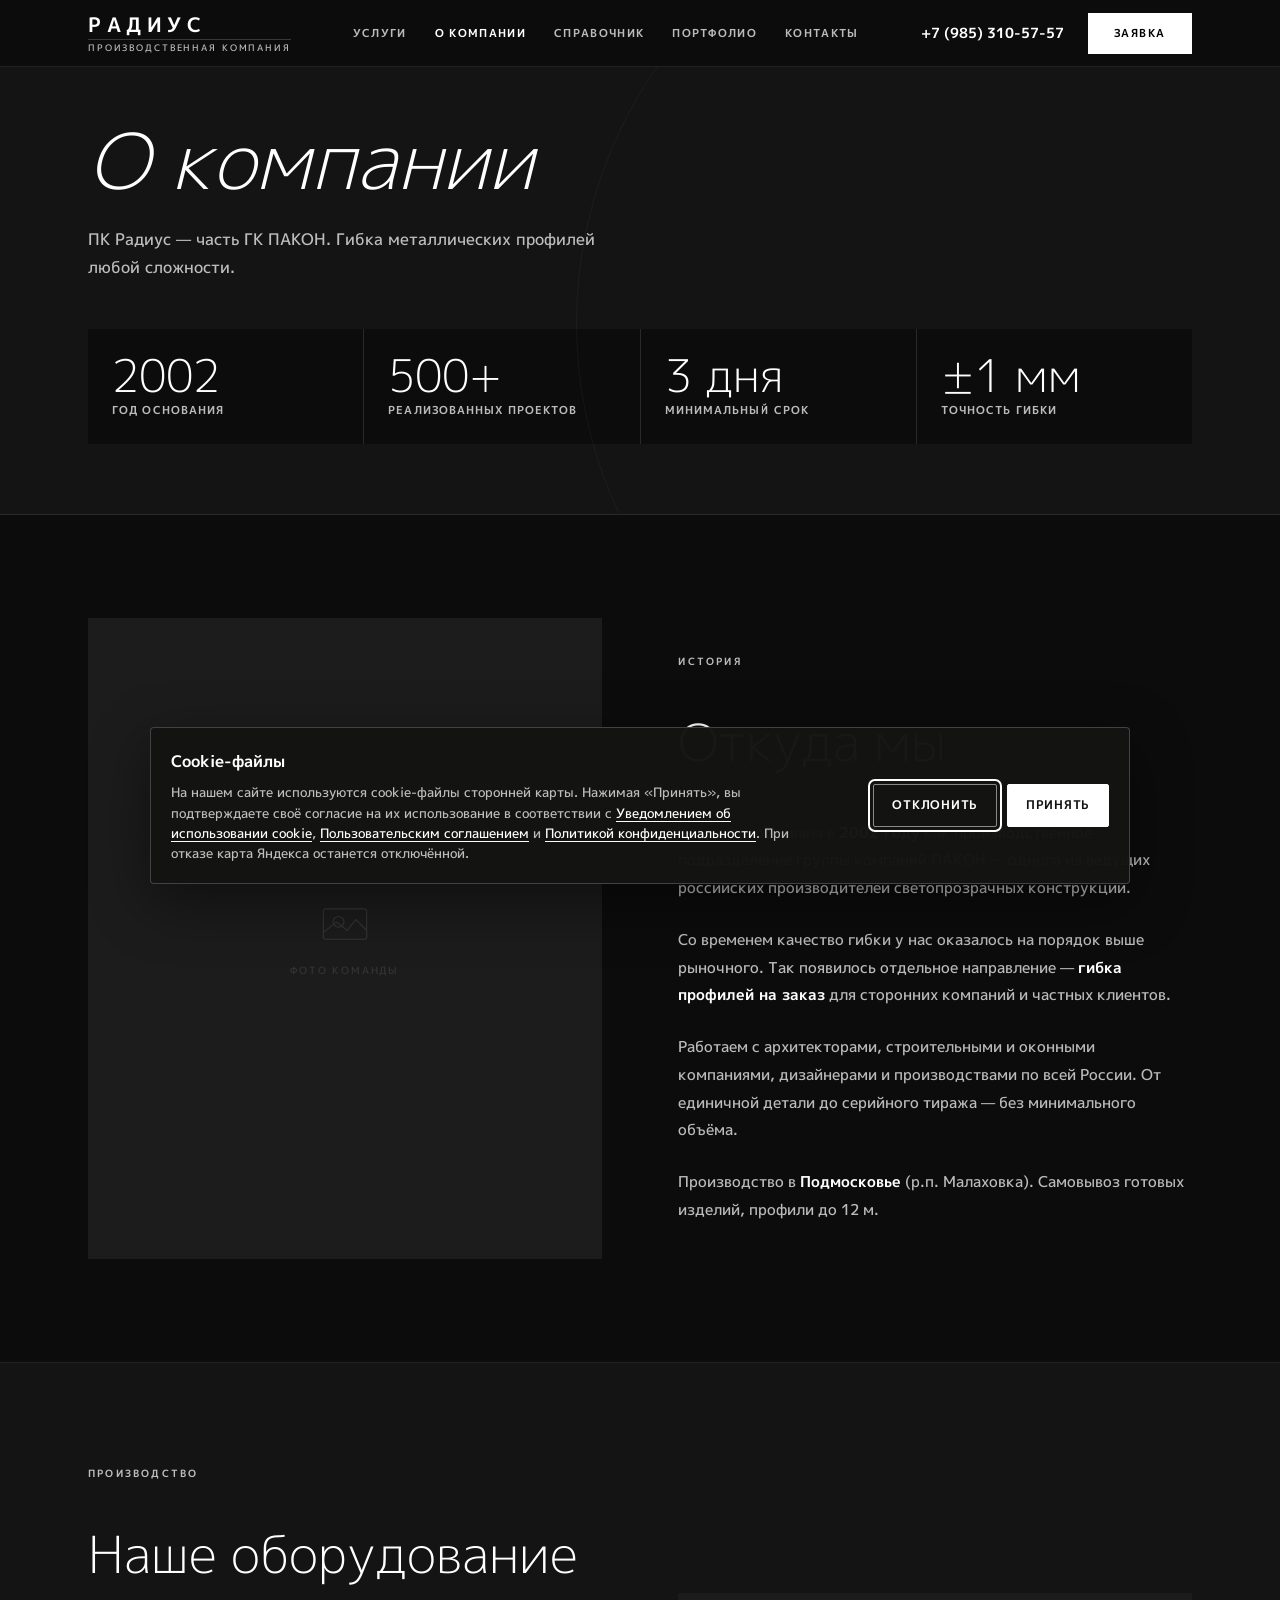
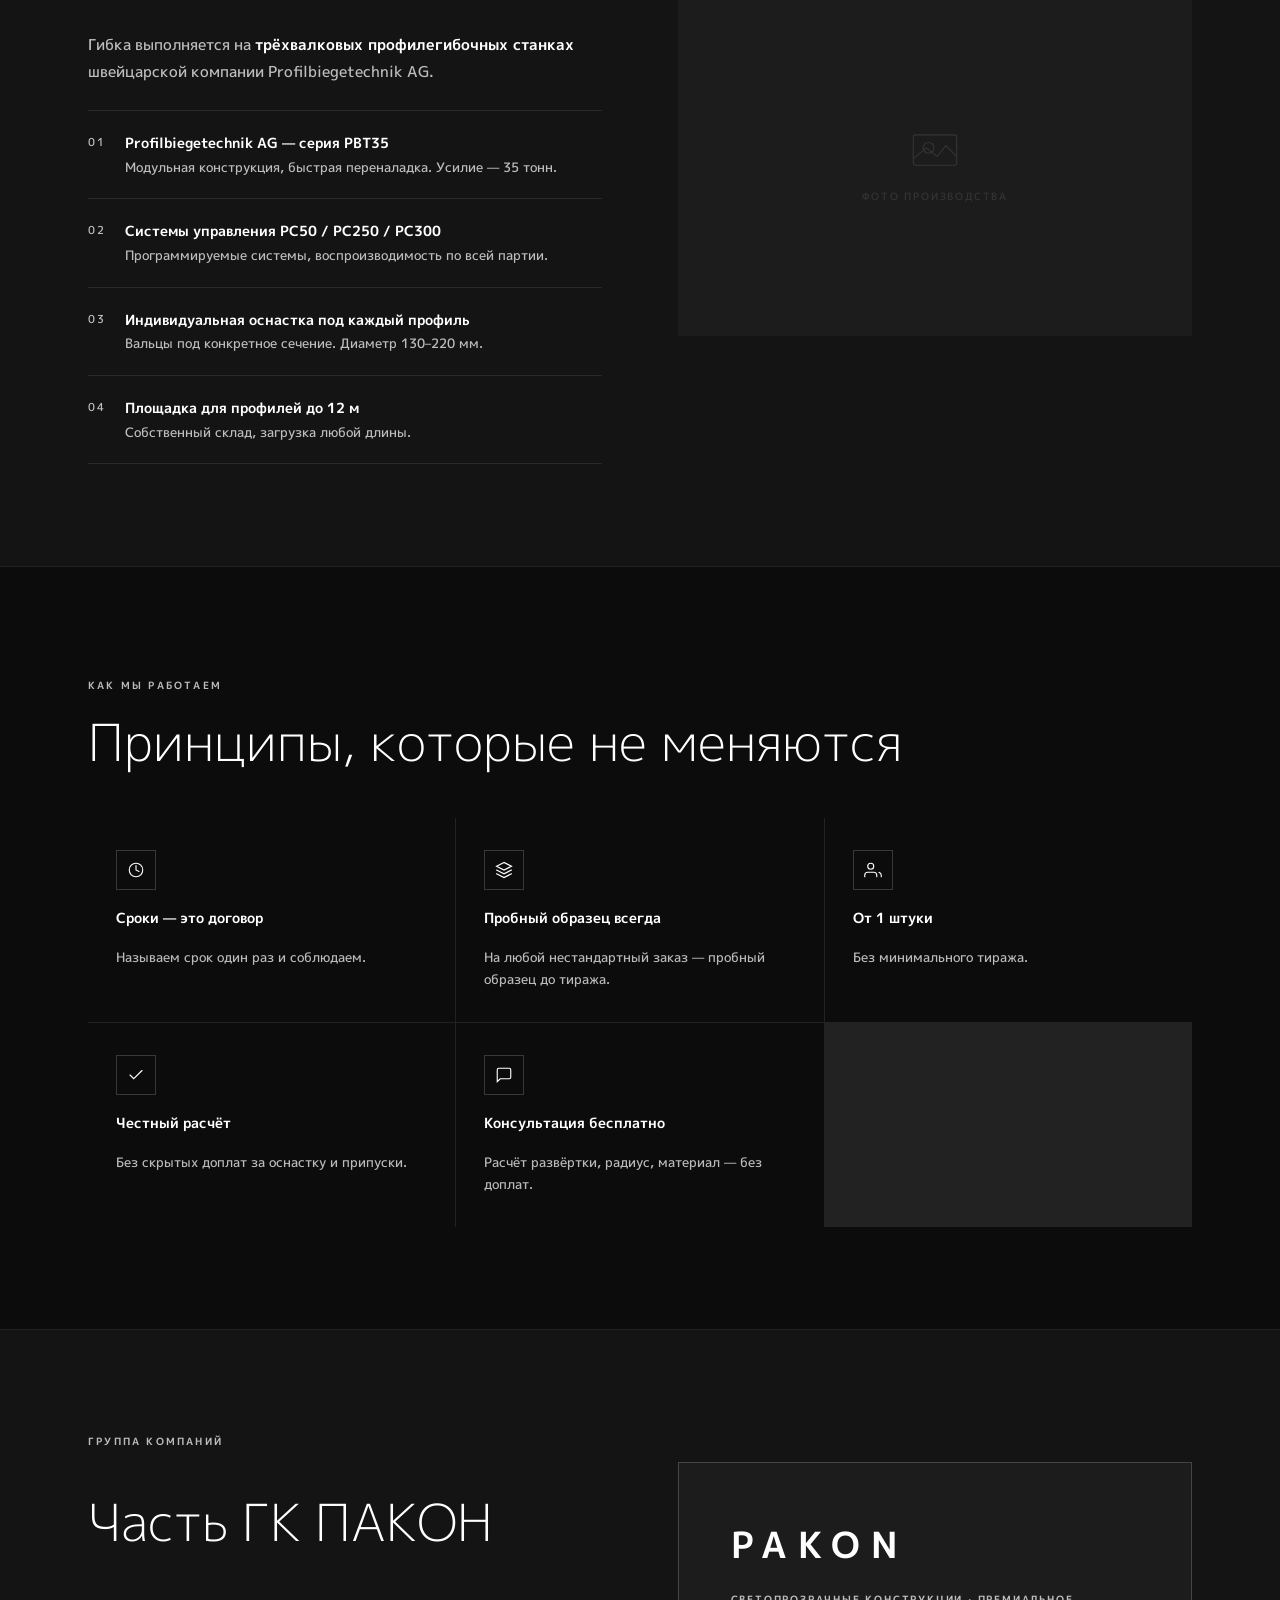
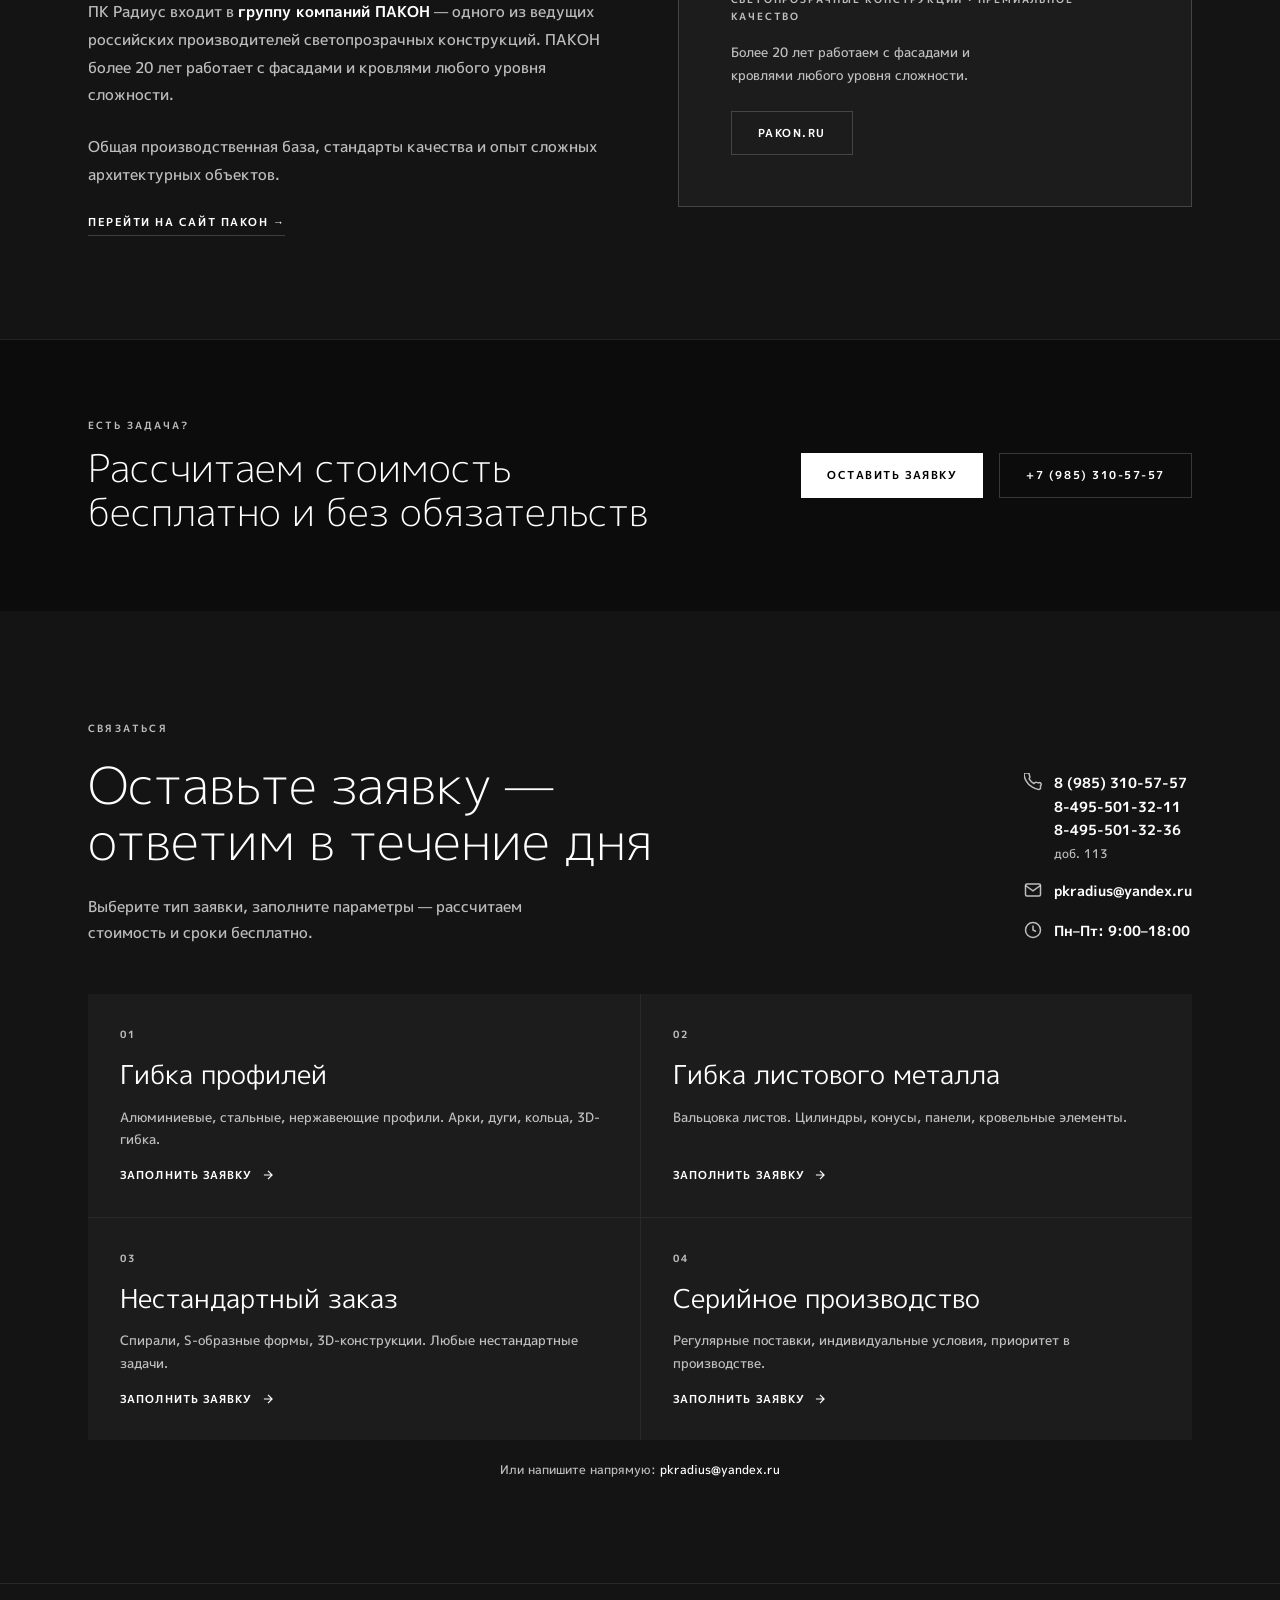
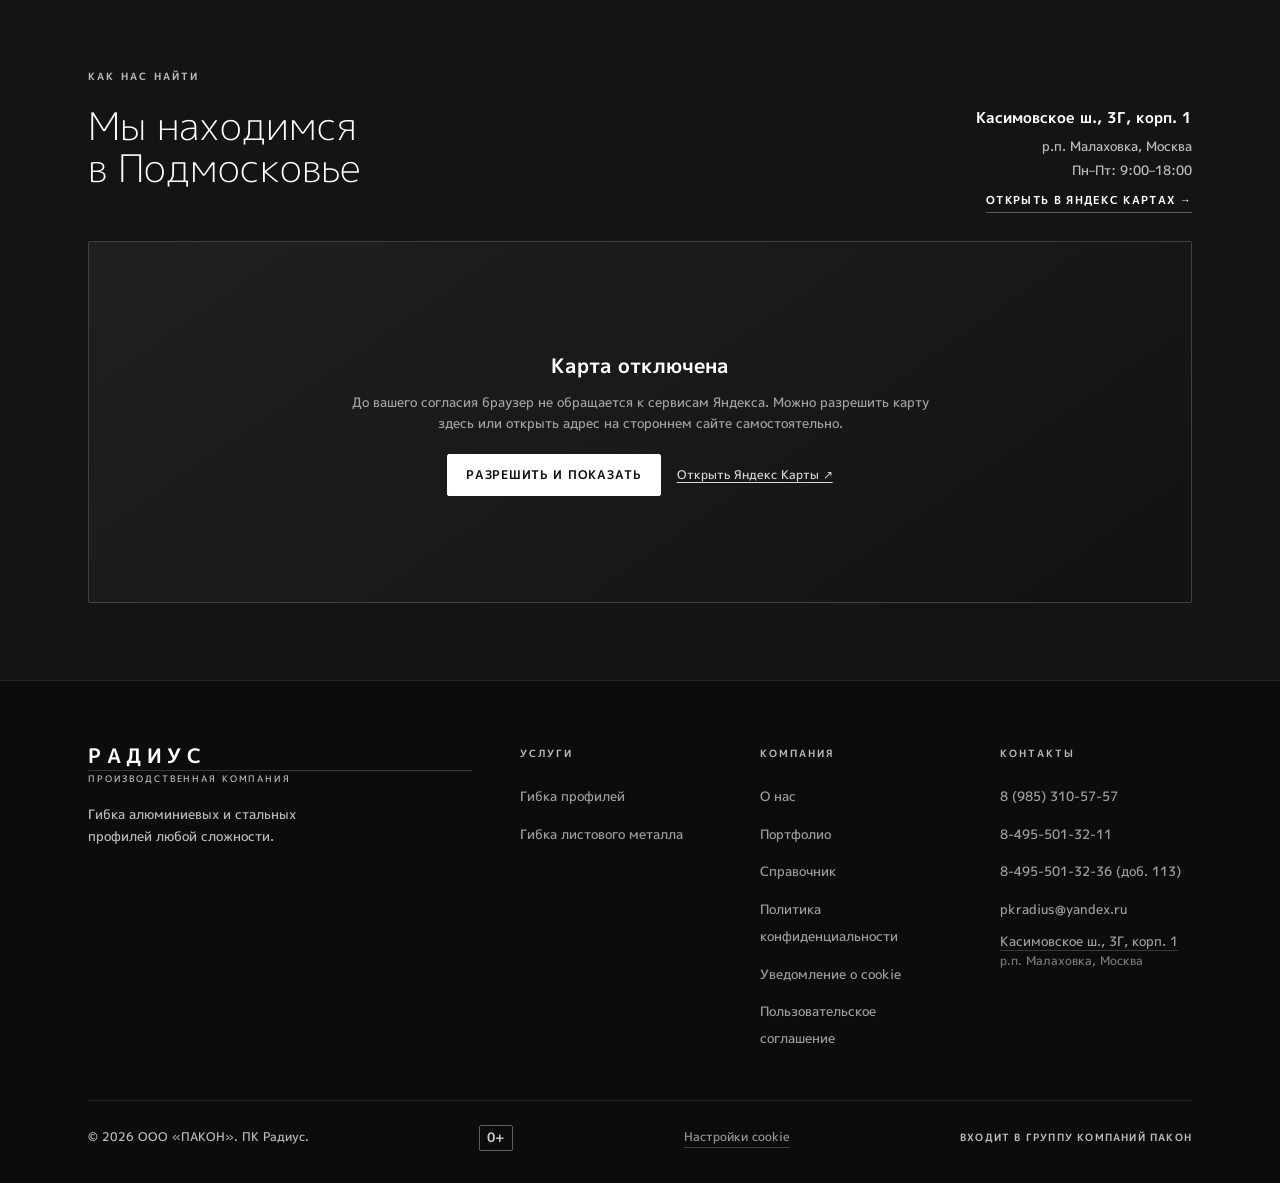
<file: pkradiusweb-main/about.html>
<!DOCTYPE html>
<html lang="ru">
<head>
<meta charset="UTF-8">
<meta name="viewport" content="width=device-width, initial-scale=1.0">
<title>О компании — Радиус</title>
<meta name="description" content="ПК Радиус — производственная компания по гибке металлических профилей, часть группы компаний ПАКОН.">
<link rel="stylesheet" href="fonts.css">
<link rel="stylesheet" href="privacy.css">
<script src="privacy.js" defer></script>
<style>

/* ── TOKENS ─────────────────────────────────────── */
:root {
  --bg:    #0c0c0c;
  --bg2:   #141414;
  --bg3:   #1c1c1c;
  --line:  rgba(255,255,255,0.09);
  --line2: rgba(255,255,255,0.18);
  --white: #ffffff;
  --muted: rgba(255,255,255,0.72);
  --accent: #c8c4bb;
  --font-d: 'M PLUS 1p', sans-serif;
  --font-b: 'M PLUS 1p', sans-serif;
  --max:   1200px;
}
*, *::before, *::after { box-sizing: border-box; margin: 0; padding: 0; }
html { scroll-behavior: smooth; }
body {
  background: var(--bg);
  color: var(--white);
  font-family: var(--font-b);
  font-weight: 500;
  font-size: 16px;
  line-height: 1.7;
  -webkit-font-smoothing: antialiased;
}
a { color: inherit; text-decoration: none; }

/* ── UTILS ──────────────────────────────────────── */
.wrap    { max-width: var(--max); margin: 0 auto; padding: 0 clamp(1.25rem,5vw,3rem); }
.section { padding: clamp(4rem,8vw,7rem) 0; }
.hr      { height: 1px; background: var(--line); }
.tag {
  display: inline-block; font-size: 10px; font-weight: 600;
  letter-spacing: 0.22em; text-transform: uppercase;
  color: var(--muted); margin-bottom: 1.25rem;
}

/* ── BUTTONS ─────────────────────────────────────── */
.btn {
  font-family: var(--font-b); font-size: 11px; font-weight: 600;
  letter-spacing: 0.14em; text-transform: uppercase;
  padding: 12px 26px; cursor: pointer; border: none;
  transition: all 0.2s; white-space: nowrap;
  display: inline-flex; align-items: center; gap: 8px;
}
.btn-w { background: var(--white); color: #000; }
.btn-w:hover { opacity: 0.85; }
.btn-o { background: transparent; color: var(--white); border: 0.5px solid var(--line2); }
.btn-o:hover { border-color: var(--white); }

/* ── LOGO ────────────────────────────────────────── */
.logo { display: flex; flex-direction: column; line-height: 1; cursor: default; }
.logo-word {
  font-family: var(--font-b); font-weight: 600; font-size: 20px;
  letter-spacing: 0.28em; color: var(--white); text-transform: uppercase;
}
.logo-rule { height: 0.5px; background: var(--line2); margin: 5px 0 4px; }
.logo-sub {
  font-size: 8.5px; font-weight: 500; letter-spacing: 0.22em;
  color: var(--muted); text-transform: uppercase;
}

/* ── HEADER ──────────────────────────────────────── */
header {
  position: fixed; top: 0; left: 0; right: 0; z-index: 100;
  background: rgba(12,12,12,0.93);
  backdrop-filter: blur(14px); -webkit-backdrop-filter: blur(14px);
  border-bottom: 1px solid var(--line);
  transition: box-shadow 0.3s;
}
header.sc { box-shadow: 0 4px 30px rgba(0,0,0,0.4); }
.hdr { display: flex; align-items: center; justify-content: space-between; height: 66px; }
nav { display: flex; gap: 1.75rem; align-items: center; white-space: nowrap; }
nav a {
  font-size: 11px; font-weight: 600; letter-spacing: 0.12em;
  text-transform: uppercase; color: var(--muted); transition: color 0.2s;
}
nav a:hover, nav a.act { color: var(--white); }
.hdr-r { display: flex; align-items: center; gap: 1.5rem; }
.phone { font-size: 14px; font-weight: 600; color: var(--white); white-space: nowrap; }

/* ── HERO ────────────────────────────────────────── */
.hero {
  min-height: 100svh; padding-top: 66px;
  display: flex; flex-direction: column;
  justify-content: flex-end; position: relative; overflow: hidden;
}
.hero-bg {
  position: absolute; inset: 0;
  background: var(--bg2);
}
/* Декоративные дуги */
.hero-bg::after {
  content: ''; position: absolute; bottom: -45%; left: 50%;
  transform: translateX(-50%); width: 140vw; height: 140vw;
  border-radius: 50%; border: 0.5px solid rgba(255,255,255,0.045);
}
.hero-bg::before {
  content: ''; position: absolute; bottom: -65%; left: 50%;
  transform: translateX(-50%); width: 200vw; height: 200vw;
  border-radius: 50%; border: 0.5px solid rgba(255,255,255,0.025);
}
.hero-ph {
  position: absolute; inset: 66px 0 0;
  background: var(--bg3);
  display: flex; align-items: center; justify-content: center;
}
.hero-ph::after {
  content: ''; position: absolute; inset: 0;
  background: linear-gradient(to bottom, transparent 25%, var(--bg) 100%);
}
.hero-ph-icon { opacity: 0.1; display: flex; flex-direction: column; align-items: center; gap: 12px; }
.hero-ph-icon svg { width: 52px; height: 52px; }
.hero-ph-icon span { font-size: 10px; letter-spacing: 0.18em; text-transform: uppercase; }
.hero-body { position: relative; z-index: 2; padding: clamp(4rem,7vw,6rem) 0 clamp(3rem,5vw,4.5rem); }
.hero-eyebrow {
  display: flex; align-items: center; gap: 12px;
  font-size: 10px; font-weight: 600; letter-spacing: 0.22em;
  text-transform: uppercase; color: var(--muted);
  margin-bottom: 1.75rem;
}
.hero-eyebrow::before { content: ''; width: 32px; height: 1px; background: var(--muted); }
h1.hero-title {
  font-family: var(--font-d); font-weight: 300; font-style: italic;
  font-size: clamp(3.2rem,7.5vw,7rem);
  line-height: 1.04; letter-spacing: -0.01em; color: var(--white);
  max-width: 860px; margin-bottom: 1.75rem;
}
h1.hero-title em { font-style: normal; font-weight: 500; }
.hero-sub {
  font-size: 16px; font-weight: 500; color: var(--muted);
  max-width: 460px; line-height: 1.75; margin-bottom: 2.75rem;
}
.hero-btns { display: flex; gap: 1rem; flex-wrap: wrap; }
.hero-scroll {
  position: absolute; bottom: 2.5rem; right: clamp(1.25rem,5vw,3rem);
  z-index: 2; display: flex; flex-direction: column; align-items: center; gap: 8px;
  font-size: 9px; font-weight: 600; letter-spacing: 0.2em; text-transform: uppercase;
  color: var(--muted);
}
.scroll-ln {
  width: 1px; height: 40px;
  background: linear-gradient(to bottom, var(--muted), transparent);
  animation: scDn 2s ease-in-out infinite;
}
@keyframes scDn {
  0%   { transform: scaleY(0); transform-origin: top; }
  50%  { transform: scaleY(1); transform-origin: top; }
  51%  { transform: scaleY(1); transform-origin: bottom; }
  100% { transform: scaleY(0); transform-origin: bottom; }
}

/* ── MARQUEE 1 — типы профилей ───────────────────── */
.marq1 { background: var(--bg3); border-top: 1px solid var(--line); border-bottom: 1px solid var(--line); overflow: hidden; }
.marq1-inner { display: flex; align-items: center; height: 44px; }
.marq-track {
  display: inline-flex; align-items: center;
  animation: marq 22s linear infinite; white-space: nowrap; flex-shrink: 0;
}
.marq-track.rev { animation-direction: reverse; animation-duration: 28s; }
.mi {
  display: inline-flex; align-items: center; gap: 0;
  padding: 0; font-size: 11px; font-weight: 600;
  letter-spacing: 0.12em; text-transform: uppercase;
  color: rgba(255,255,255,0.55);
}
.md { width: 3px; height: 3px; border-radius: 50%; background: rgba(255,255,255,0.3); flex-shrink: 0; margin: 0 28px; }
@keyframes marq { from { transform: translateX(0); } to { transform: translateX(-50%); } }

/* ── STATS ───────────────────────────────────────── */
.stats { background: var(--bg2); border-bottom: 1px solid var(--line); }
.stats-grid { display: grid; grid-template-columns: repeat(3,1fr); }
.stat { padding: clamp(1.5rem,4vw,2.5rem) clamp(1.5rem,3vw,2.5rem); border-right: 1px solid var(--line); }
.stat:last-child { border-right: none; }
.stat-num {
  font-family: var(--font-d); font-weight: 300;
  font-size: clamp(2.8rem,5vw,4.5rem); line-height: 1; color: var(--white);
}
.stat-lbl { font-size: 12px; font-weight: 600; letter-spacing: 0.08em; text-transform: uppercase; color: var(--muted); margin-top: 4px; }

/* ── SERVICES ────────────────────────────────────── */
.svc-hd { display: flex; justify-content: space-between; align-items: flex-end; margin-bottom: clamp(2.5rem,5vw,4rem); }
.sec-t {
  font-family: var(--font-d); font-weight: 300;
  font-size: clamp(2.2rem,4vw,3.5rem); line-height: 1.1; color: var(--white);
}
.svc-grid { display: grid; grid-template-columns: 1fr 1fr; gap: 1px; background: var(--line); }
.svc-card {
  background: var(--bg); padding: clamp(2rem,4vw,3rem);
  display: flex; flex-direction: column; gap: 1.25rem;
  transition: background 0.3s; position: relative; overflow: hidden;
}
.svc-card::after {
  content: ''; position: absolute; bottom: 0; left: 0;
  width: 0; height: 1px; background: var(--white);
  transition: width 0.4s ease;
}
.svc-card:hover { background: var(--bg2); }
.svc-card:hover::after { width: 100%; }
.svc-photo { height: clamp(150px,18vw,210px); background: var(--bg3); margin: 0 calc(-1 * clamp(2rem,4vw,3rem)); margin-bottom: -0.5rem; display: flex; align-items: center; justify-content: center; }
.svc-n { font-size: 11px; font-weight: 600; letter-spacing: 0.2em; color: var(--muted); }
.svc-name { font-family: var(--font-d); font-weight: 400; font-size: clamp(1.5rem,2.4vw,2rem); color: var(--white); line-height: 1.2; }
.svc-desc { font-size: 15px; font-weight: 500; color: var(--muted); line-height: 1.75; flex: 1; }
.svc-tags { display: flex; flex-wrap: wrap; gap: 8px; margin-top: auto; }
.svc-tag { font-size: 10px; font-weight: 600; letter-spacing: 0.1em; text-transform: uppercase; color: var(--muted); border: 0.5px solid var(--line2); padding: 4px 10px; }

/* ── PORTFOLIO ───────────────────────────────────── */
.pf-intro { display: grid; grid-template-columns: 1fr 1fr; gap: 4rem; align-items: end; margin-bottom: clamp(2.5rem,5vw,4rem); }
.pf-grid { display: grid; grid-template-columns: repeat(3,1fr); gap: 1px; background: var(--line); }
.pf-item { background: var(--bg3); aspect-ratio: 4/3; position: relative; overflow: hidden; cursor: pointer; }
.pf-item:first-child { grid-column: span 2; aspect-ratio: 16/9; }
.pf-ph { position: absolute; inset: 0; display: flex; align-items: center; justify-content: center; flex-direction: column; gap: 8px; opacity: 0.12; }
.pf-ph svg { width: 28px; height: 28px; }
.pf-ph span { font-size: 9px; font-weight: 600; letter-spacing: 0.16em; text-transform: uppercase; }
.pf-ov { position: absolute; inset: 0; background: rgba(12,12,12,0.78); display: flex; flex-direction: column; justify-content: flex-end; padding: 1.25rem; opacity: 0; transition: opacity 0.3s; }
.pf-item:hover .pf-ov { opacity: 1; }
.pf-title { font-family: var(--font-d); font-size: 1.1rem; font-weight: 400; color: var(--white); }
.pf-meta { font-size: 11px; font-weight: 600; letter-spacing: 0.1em; color: var(--muted); text-transform: uppercase; }
.pf-foot { margin-top: 2rem; display: flex; justify-content: center; }

/* ── PROCESS ─────────────────────────────────────── */
.proc-grid { display: grid; grid-template-columns: repeat(4,1fr); gap: 1px; background: var(--line); margin-top: clamp(2.5rem,5vw,4rem); }
.proc-step { background: var(--bg); padding: 2rem 1.75rem; display: flex; flex-direction: column; gap: 1rem; }
.proc-n { font-family: var(--font-d); font-size: 2rem; font-weight: 300; color: var(--line2); line-height: 1; }
.proc-name { font-size: 14px; font-weight: 600; color: var(--white); }
.proc-desc { font-size: 14px; font-weight: 500; color: var(--muted); line-height: 1.7; }

/* ── ABOUT ───────────────────────────────────────── */
.ab-grid { display: grid; grid-template-columns: 1fr 1fr; gap: clamp(3rem,7vw,7rem); align-items: center; }
.ab-photo { aspect-ratio: 4/5; background: var(--bg3); display: flex; align-items: center; justify-content: center; }
.ab-txt { display: flex; flex-direction: column; gap: 1.5rem; }
.ab-lead { font-family: var(--font-d); font-weight: 300; font-size: clamp(1.4rem,2.5vw,1.9rem); line-height: 1.4; color: var(--white); }
.ab-body { font-size: 15px; font-weight: 500; color: var(--muted); line-height: 1.8; }
.ab-lnk {
  font-size: 11px; font-weight: 600; letter-spacing: 0.14em; text-transform: uppercase;
  color: var(--white); display: inline-flex; align-items: center; gap: 8px;
  border-bottom: 0.5px solid var(--line2); padding-bottom: 4px;
  transition: border-color 0.2s, gap 0.2s; width: fit-content;
}
.ab-lnk:hover { border-color: var(--white); gap: 14px; }

/* ── MARQUEE 2 — партнёры ────────────────────────── */
.marq2 { background: var(--bg2); border-top: 1px solid var(--line); border-bottom: 1px solid var(--line); }
.marq2-hd { padding: 1rem 0; border-bottom: 1px solid var(--line); }
.marq2-lbl { font-size: 10px; font-weight: 600; letter-spacing: 0.2em; text-transform: uppercase; color: var(--muted); }
.marq2-body { overflow: hidden; padding: 1rem 0; }
.pi { display: inline-flex; align-items: center; gap: 0; padding: 0 4px; font-size: 13px; font-weight: 600; color: rgba(255,255,255,0.55); letter-spacing: 0.04em; }
.ps { width: 4px; height: 4px; border-radius: 50%; background: rgba(255,255,255,0.25); flex-shrink: 0; margin: 0 28px; }

/* ── FORM ────────────────────────────────────────── */
.form-sec { background: var(--bg2); }
.form-grid { display: grid; grid-template-columns: 1fr 1fr; gap: clamp(3rem,7vw,7rem); align-items: start; }
.form-lead { font-family: var(--font-d); font-weight: 300; font-size: clamp(1.8rem,3.2vw,2.8rem); line-height: 1.15; color: var(--white); margin-bottom: 1.5rem; }
.form-note { font-size: 15px; font-weight: 500; color: var(--muted); line-height: 1.8; }
.contacts { margin-top: 1.75rem; display: flex; flex-direction: column; gap: 0.875rem; }
.c-row { display: flex; align-items: flex-start; gap: 10px; font-size: 14px; }
.c-ico { flex-shrink: 0; width: 20px; color: var(--muted); margin-top: 2px; }
.c-val { font-weight: 600; color: var(--white); }
.c-val a { color: var(--white); }
.c-val a:hover { opacity: 0.75; }
.c-sub { font-size: 12px; font-weight: 500; color: var(--muted); margin-top: 2px; }
.form { display: flex; flex-direction: column; gap: 1px; }
.ff input, .ff textarea {
  width: 100%; background: var(--bg3); border: none; border-bottom: 0.5px solid var(--line2);
  color: var(--white); font-family: var(--font-b); font-size: 14px; font-weight: 500;
  padding: 17px 0; outline: none; transition: border-color 0.2s;
}
.ff textarea { resize: none; height: 110px; padding-top: 17px; }
.ff input::placeholder, .ff textarea::placeholder { color: rgba(255,255,255,0.38); font-size: 13px; }
.ff input:focus, .ff textarea:focus { border-color: rgba(255,255,255,0.55); }
.consent-row { display: flex; align-items: flex-start; gap: 12px; margin: 1.5rem 0 1rem; cursor: pointer; }
.cb-box { width: 16px; height: 16px; border: 0.5px solid var(--line2); flex-shrink: 0; margin-top: 2px; position: relative; transition: all 0.15s; }
.cb-box.on { background: var(--white); border-color: var(--white); }
.cb-box.on::after { content: ''; position: absolute; left: 4px; top: 1px; width: 5px; height: 9px; border: 1.5px solid #000; border-top: none; border-left: none; transform: rotate(45deg); }
.consent-txt { font-size: 12px; font-weight: 500; color: var(--muted); line-height: 1.6; }
.consent-txt a { color: var(--white); border-bottom: 0.5px solid var(--line2); }
.form-sbmt { display: flex; align-items: center; gap: 1.5rem; }
.form-priv { font-size: 10px; font-weight: 500; color: var(--muted); line-height: 1.6; max-width: 220px; }
#sbtn:disabled { opacity: 0.35; cursor: not-allowed; }
.form-ok { display: none; padding: 1.5rem; border: 0.5px solid var(--line2); text-align: center; margin-top: 1rem; }
.form-ok.show { display: block; }
.form-ok strong { font-family: var(--font-d); font-size: 1.2rem; font-weight: 400; color: var(--white); display: block; margin-bottom: 0.4rem; }
.form-ok p { font-size: 14px; font-weight: 500; color: var(--muted); }

/* ── FOOTER ──────────────────────────────────────── */
footer { background: var(--bg); border-top: 1px solid var(--line); padding: clamp(2.5rem,5vw,4rem) 0 2rem; }
.foot-grid { display: grid; grid-template-columns: 2fr 1fr 1fr 1fr; gap: 3rem; margin-bottom: 3rem; }
.foot-desc { font-size: 13px; font-weight: 500; color: var(--muted); line-height: 1.7; margin-top: 1rem; max-width: 260px; }
.foot-t { font-size: 10px; font-weight: 600; letter-spacing: 0.2em; text-transform: uppercase; color: var(--muted); margin-bottom: 1.25rem; }
.foot-links { list-style: none; display: flex; flex-direction: column; gap: 0.65rem; }
.foot-links a { font-size: 13px; font-weight: 500; color: rgba(255,255,255,0.6); transition: color 0.2s; }
.foot-links a:hover { color: var(--white); }
.foot-bot { border-top: 1px solid var(--line); padding-top: 1.5rem; display: flex; justify-content: space-between; align-items: center; flex-wrap: wrap; gap: 1rem; }
.foot-copy { font-size: 12px; font-weight: 500; color: var(--muted); }
.foot-gk { font-size: 10px; font-weight: 600; letter-spacing: 0.12em; text-transform: uppercase; color: var(--muted); }
.foot-gk a { transition: color 0.2s; }
.foot-gk a:hover { color: var(--white); }

/* ── STICKY ──────────────────────────────────────── */
.sticky { position: fixed; bottom: 1.5rem; right: 1.5rem; z-index: 99; opacity: 0; transform: translateY(10px); transition: opacity 0.3s, transform 0.3s; pointer-events: none; }
.sticky.on { opacity: 1; transform: none; pointer-events: all; }

/* ── ANIMATIONS ──────────────────────────────────── */
@keyframes fadeUp { from { opacity: 0; transform: translateY(18px); } to { opacity: 1; transform: none; } }
.fu { opacity: 1; }
.fu.anim { animation: fadeUp 0.7s ease both; }
.fu.d1 { animation-delay: 0.1s; }
.fu.d2 { animation-delay: 0.2s; }
.fu.d3 { animation-delay: 0.3s; }
.fu.d4 { animation-delay: 0.4s; }

/* ── RESPONSIVE ──────────────────────────────────── */
@media (max-width: 900px) {
  nav { display: none; }
  .svc-grid { grid-template-columns: 1fr; }
  .pf-grid { grid-template-columns: 1fr 1fr; }
  .pf-item:first-child { grid-column: span 2; }
  .proc-grid { grid-template-columns: 1fr 1fr; }
  .ab-grid, .form-grid, .pf-intro { grid-template-columns: 1fr; }
  .foot-grid { grid-template-columns: 1fr 1fr; }
  .stats-grid { grid-template-columns: 1fr; }
  .stat { border-right: none; border-bottom: 1px solid var(--line); }
  .stat:last-child { border-bottom: none; }
}
@media (max-width: 560px) {
  .pf-grid { grid-template-columns: 1fr; }
  .pf-item:first-child { grid-column: span 1; aspect-ratio: 4/3; }
  .proc-grid { grid-template-columns: 1fr; }
  .foot-grid { grid-template-columns: 1fr; }
}
.addr-lnk { color: inherit; border-bottom: 0.5px solid var(--line2); transition: opacity 0.2s; }
.addr-lnk:hover { opacity: 0.7; }




/* ── PAGE ABOUT ────────────────────────── */
.page-hero{padding:120px 0 70px;background:var(--bg2);border-bottom:1px solid var(--line);position:relative;overflow:hidden}
.page-hero::before{content:'';position:absolute;bottom:-50%;right:-15%;width:70vw;height:70vw;border-radius:50%;border:0.5px solid rgba(255,255,255,0.04)}
.pg-title{font-family:var(--font-d);font-weight:300;font-style:italic;font-size:clamp(2.8rem,6vw,5.5rem);line-height:1.05;color:var(--white);margin-bottom:1.5rem}
.pg-desc{font-size:16px;font-weight:500;color:var(--muted);max-width:520px;line-height:1.75}
.hstats{display:grid;grid-template-columns:repeat(4,1fr);gap:1px;background:var(--line);margin-top:3rem}
.hstat{background:var(--bg);padding:1.5rem}
.hstat-n{font-family:var(--font-d);font-weight:300;font-size:clamp(2rem,3.5vw,3rem);line-height:1;color:var(--white)}
.hstat-l{font-size:11px;font-weight:600;letter-spacing:.1em;text-transform:uppercase;color:var(--muted);margin-top:4px}
.section{padding:clamp(4rem,8vw,7rem) 0}
.hr{height:1px;background:var(--line)}
.two-col{display:grid;grid-template-columns:1fr 1fr;gap:clamp(3rem,6vw,6rem);align-items:center}
.ph-block{aspect-ratio:4/5;background:var(--bg3);display:flex;align-items:center;justify-content:center}
.ph-block.wide{aspect-ratio:3/2}
.ph-icon{opacity:.1;display:flex;flex-direction:column;align-items:center;gap:12px}
.ph-icon svg{width:52px;height:52px}
.ph-icon span{font-size:10px;letter-spacing:.18em;text-transform:uppercase}
.txt-blk{display:flex;flex-direction:column;gap:1.5rem}
.sec-t{font-family:var(--font-d);font-weight:300;font-size:clamp(2rem,4vw,3.2rem);line-height:1.1;color:var(--white);margin-bottom:1.5rem}
.body-p{font-size:15px;font-weight:500;color:var(--muted);line-height:1.85}
.body-p strong{color:var(--white);font-weight:600}
.eq-list{list-style:none;padding:0;display:flex;flex-direction:column}
.eq-item{display:flex;align-items:flex-start;gap:1.25rem;padding:1.25rem 0;border-bottom:.5px solid var(--line)}
.eq-item:first-child{border-top:.5px solid var(--line)}
.eq-n{font-family:var(--font-d);font-size:11px;letter-spacing:.15em;color:var(--muted);flex-shrink:0;margin-top:2px}
.eq-name{font-size:14px;font-weight:600;color:var(--white);margin-bottom:2px}
.eq-desc{font-size:13px;font-weight:500;color:var(--muted);line-height:1.65}
.vals{display:grid;grid-template-columns:repeat(3,1fr);gap:1px;background:var(--line);margin-top:3rem}
.val{background:var(--bg);padding:2rem 1.75rem;display:flex;flex-direction:column;gap:1rem;transition:background .2s}
.val:hover{background:var(--bg2)}
.val-ico{width:40px;height:40px;border:.5px solid var(--line2);display:flex;align-items:center;justify-content:center;color:var(--white)}
.val-t{font-size:14px;font-weight:600;color:var(--white)}
.val-d{font-size:13px;font-weight:500;color:var(--muted);line-height:1.7}
.pakon-wrap{display:grid;grid-template-columns:1fr 1fr;gap:clamp(3rem,6vw,6rem);align-items:center}
.pakon-card{background:var(--bg3);border:.5px solid var(--line2);padding:clamp(2rem,4vw,3.5rem);display:flex;flex-direction:column;gap:1rem}
.pakon-logo{font-family:var(--font-b);font-weight:600;font-size:36px;letter-spacing:.3em;color:var(--white);text-transform:uppercase}
.pakon-sub{font-size:10px;font-weight:600;letter-spacing:.18em;color:var(--muted);text-transform:uppercase}
.pakon-desc{font-size:13px;font-weight:500;color:var(--muted);line-height:1.75;max-width:280px}
.ext-lnk{font-size:11px;font-weight:600;letter-spacing:.14em;text-transform:uppercase;color:var(--white);display:inline-flex;align-items:center;gap:8px;border-bottom:.5px solid var(--line2);padding-bottom:4px;transition:border-color .2s,gap .2s;width:fit-content}
.ext-lnk:hover{border-color:var(--white);gap:14px}
.cta-sec{border-top:1px solid var(--line);padding:clamp(3rem,6vw,5rem) 0}
.cta-row{display:flex;align-items:center;justify-content:space-between;gap:2rem;flex-wrap:wrap}
.cta-lbl{font-size:10px;font-weight:600;letter-spacing:.2em;text-transform:uppercase;color:var(--muted);margin-bottom:.75rem}
.cta-t{font-family:var(--font-d);font-weight:300;font-size:clamp(1.5rem,3vw,2.5rem);line-height:1.15;color:var(--white)}
.addr-lnk{color:inherit;border-bottom:.5px solid var(--line2);transition:opacity .2s}
.addr-lnk:hover{opacity:.7}
@media(max-width:900px){nav{display:none}.two-col,.pakon-wrap{grid-template-columns:1fr}.hstats{grid-template-columns:1fr 1fr}.vals{grid-template-columns:1fr 1fr}.cta-row{flex-direction:column;align-items:flex-start}}
@media(max-width:560px){.hstats,.vals{grid-template-columns:1fr}}


/* ── BURGER MENU ─────────────────────────────────── */
.burger {
  display: none;
  flex-direction: column;
  gap: 5px;
  cursor: pointer;
  padding: 6px;
  background: none;
  border: none;
  z-index: 201;
}
.burger span {
  display: block;
  width: 22px;
  height: 2px;
  background: var(--white);
  border-radius: 2px;
  transition: all 0.3s ease;
  transform-origin: center;
}
.burger.open span:nth-child(1) { transform: translateY(7px) rotate(45deg); }
.burger.open span:nth-child(2) { opacity: 0; }
.burger.open span:nth-child(3) { transform: translateY(-7px) rotate(-45deg); }

.mob-menu {
  display: none;
  position: fixed;
  top: 66px;
  left: 0; right: 0;
  background: rgba(12,12,12,0.98);
  backdrop-filter: blur(14px);
  border-bottom: 1px solid var(--line);
  z-index: 199;
  flex-direction: column;
  padding: 1.5rem clamp(1.25rem,5vw,3rem);
  gap: 0;
  animation: slideDown 0.25s ease;
}
.mob-menu.open { display: flex; }
@keyframes slideDown {
  from { opacity: 0; transform: translateY(-8px); }
  to   { opacity: 1; transform: none; }
}
.mob-menu a {
  font-size: 14px;
  font-weight: 600;
  letter-spacing: 0.1em;
  text-transform: uppercase;
  color: var(--muted);
  padding: 1rem 0;
  border-bottom: 0.5px solid var(--line);
  transition: color 0.2s;
  display: block;
}
.mob-menu a:last-child { border-bottom: none; }
.mob-menu a:hover, .mob-menu a.act { color: var(--white); }
.mob-menu-phone {
  font-size: 16px;
  font-weight: 600;
  color: var(--white);
  padding: 1rem 0;
  border-bottom: 0.5px solid var(--line);
  display: block;
}
.mob-menu-btn {
  margin-top: 1rem;
  width: 100%;
  justify-content: center;
}

@media (max-width: 900px) {
  .burger { display: flex; }
  nav { display: none !important; }
  .hdr-r .btn { display: none; }
  .hdr-r .phone { display: none; }
}

/* ── SCROLL REVEAL ─────────────────────────────────── */
.sr { opacity: 0; transform: translateY(24px); transition: opacity 0.7s ease, transform 0.7s ease; }
.sr.visible { opacity: 1; transform: none; }
.sr-d1 { transition-delay: 0.1s; }
.sr-d2 { transition-delay: 0.2s; }
.sr-d3 { transition-delay: 0.3s; }

</style>
</head>
<body>

<div class="sticky" id="stk">
  <button class="btn btn-w" onclick="location.href='index.html#form'">Оставить заявку</button>
</div>

<!-- HEADER -->
<header id="hdr">
  <div class="wrap">
    <div class="hdr">
      <a href="index.html" class="logo">
        <div class="logo-word">Радиус</div>
        <div class="logo-rule"></div>
        <div class="logo-sub">Производственная компания</div>
      </a>
      <nav>
        <a href="index.html#services">Услуги</a>
        <a href="about.html" class="act">О компании</a>
        <a href="spravochnik.html">Справочник</a>
        <a href="portfolio.html">Портфолио</a>
        <a href="index.html#form">Контакты</a>
      </nav>
      <div class="hdr-r">
        <a href="tel:+79853105757" class="phone">+7 (985) 310-57-57</a>
        <button class="btn btn-w" onclick="location.href='index.html#form'">Заявка</button>
              <button class="burger" id="burger" aria-label="Меню">
        <span></span><span></span><span></span>
      </button>
      </div>
    </div>
  </div>
</header>

<!-- MOBILE MENU -->
<div class="mob-menu" id="mobMenu">
  <a href="tel:+79853105757" class="mob-menu-phone">+7 (985) 310-57-57</a>
      <a href="index.html#services">Услуги</a>
      <a href="about.html" class="act">О компании</a>
      <a href="spravochnik.html">Справочник</a>
      <a href="portfolio.html">Портфолио</a>
      <a href="index.html#form">Контакты</a>
  <button class="btn btn-w mob-menu-btn" onclick="this.closest('.mob-menu').classList.remove('open');document.getElementById('burger').classList.remove('open');location.href='index.html#form'">Оставить заявку</button>
</div>

<section class="page-hero">
  <div class="wrap">
    <h1 class="pg-title">О компании</h1>
    <p class="pg-desc">ПК Радиус — часть ГК ПАКОН. Гибка металлических профилей любой сложности.</p>
    <div class="hstats">
      <div class="hstat"><div class="hstat-n">2002</div><div class="hstat-l">Год основания</div></div>
      <div class="hstat"><div class="hstat-n">500+</div><div class="hstat-l">Реализованных проектов</div></div>
      <div class="hstat"><div class="hstat-n">3 дня</div><div class="hstat-l">Минимальный срок</div></div>
      <div class="hstat"><div class="hstat-n">±1 мм</div><div class="hstat-l">Точность гибки</div></div>
    </div>
  </div>
</section>

<section class="section">
  <div class="wrap">
    <div class="two-col">
      <div class="ph-block">
        <!-- ФОТО КОМАНДЫ: загрузи файл "team.jpg" на GitHub и замени этот блок на:
           <img src="team.jpg" alt="Команда" style="width:100%;height:100%;object-fit:cover;display:block"> -->
        <div class="ph-icon"><svg width="52" height="52" viewBox="0 0 48 48" fill="none" stroke="white" stroke-width="1"><rect x="4" y="10" width="40" height="28" rx="2"/><circle cx="18" cy="22" r="5"/><path d="M4 32 L16 22 L26 30 L34 20 L44 30"/></svg><span>Фото команды</span></div>
      </div>
      <div class="txt-blk">
        <p class="tag">История</p>
        <h2 class="sec-t sr">Откуда мы</h2>
        <p class="body-p">Компания основана в <strong>2002 году</strong> как производственное подразделение группы компаний ПАКОН — одного из ведущих российских производителей светопрозрачных конструкций.</p>
        <p class="body-p">Со временем качество гибки у нас оказалось на порядок выше рыночного. Так появилось отдельное направление — <strong>гибка профилей на заказ</strong> для сторонних компаний и частных клиентов.</p>
        <p class="body-p">Работаем с архитекторами, строительными и оконными компаниями, дизайнерами и производствами по всей России. От единичной детали до серийного тиража — без минимального объёма.</p>
        <p class="body-p">Производство в <strong>Подмосковье</strong> (р.п. Малаховка). Самовывоз готовых изделий, профили до 12 м.</p>
      </div>
    </div>
  </div>
</section>

<div class="hr"></div>

<section class="section" style="background:var(--bg2)">
  <div class="wrap">
    <div class="two-col">
      <div class="txt-blk">
        <p class="tag">Производство</p>
        <h2 class="sec-t">Наше оборудование</h2>
        <p class="body-p">Гибка выполняется на <strong>трёхвалковых профилегибочных станках</strong> швейцарской компании Profilbiegetechnik AG.</p>
        <ul class="eq-list">
          <li class="eq-item"><div class="eq-n">01</div><div><div class="eq-name">Profilbiegetechnik AG — серия PBT35</div><div class="eq-desc">Модульная конструкция, быстрая переналадка. Усилие — 35 тонн.</div></div></li>
          <li class="eq-item"><div class="eq-n">02</div><div><div class="eq-name">Системы управления PC50 / PC250 / PC300</div><div class="eq-desc">Программируемые системы, воспроизводимость по всей партии.</div></div></li>
          <li class="eq-item"><div class="eq-n">03</div><div><div class="eq-name">Индивидуальная оснастка под каждый профиль</div><div class="eq-desc">Вальцы под конкретное сечение. Диаметр 130–220 мм.</div></div></li>
          <li class="eq-item"><div class="eq-n">04</div><div><div class="eq-name">Площадка для профилей до 12 м</div><div class="eq-desc">Собственный склад, загрузка любой длины.</div></div></li>
        </ul>
      </div>
      <div class="ph-block wide">
        <!-- ФОТО ПРОИЗВОДСТВА: загрузи файл "production.jpg" на GitHub и замени этот блок на:
           <img src="production.jpg" alt="Производство" style="width:100%;height:100%;object-fit:cover;display:block"> -->
        <div class="ph-icon"><svg width="52" height="52" viewBox="0 0 48 48" fill="none" stroke="white" stroke-width="1"><rect x="4" y="10" width="40" height="28" rx="2"/><circle cx="18" cy="22" r="5"/><path d="M4 32 L16 22 L26 30 L34 20 L44 30"/></svg><span>Фото производства</span></div>
      </div>
    </div>
  </div>
</section>

<div class="hr"></div>

<section class="section">
  <div class="wrap">
    <p class="tag">Как мы работаем</p>
    <h2 class="sec-t">Принципы, которые не меняются</h2>
    <div class="vals">
      <div class="val"><div class="val-ico"><svg width="18" height="18" viewBox="0 0 24 24" fill="none" stroke="currentColor" stroke-width="1.5" stroke-linecap="round"><circle cx="12" cy="12" r="9"/><path d="M12 6v6l4 2"/></svg></div><div class="val-t">Сроки — это договор</div><div class="val-d">Называем срок один раз и соблюдаем.</div></div>
      <div class="val"><div class="val-ico"><svg width="18" height="18" viewBox="0 0 24 24" fill="none" stroke="currentColor" stroke-width="1.5" stroke-linecap="round"><path d="M12 2L2 7l10 5 10-5-10-5z"/><path d="M2 17l10 5 10-5M2 12l10 5 10-5"/></svg></div><div class="val-t">Пробный образец всегда</div><div class="val-d">На любой нестандартный заказ — пробный образец до тиража.</div></div>
      <div class="val"><div class="val-ico"><svg width="18" height="18" viewBox="0 0 24 24" fill="none" stroke="currentColor" stroke-width="1.5" stroke-linecap="round"><path d="M17 21v-2a4 4 0 0 0-4-4H5a4 4 0 0 0-4 4v2"/><circle cx="9" cy="7" r="4"/><path d="M23 21v-2a4 4 0 0 0-3-3.87"/></svg></div><div class="val-t">От 1 штуки</div><div class="val-d">Без минимального тиража.</div></div>
      <div class="val"><div class="val-ico"><svg width="18" height="18" viewBox="0 0 24 24" fill="none" stroke="currentColor" stroke-width="1.5" stroke-linecap="round"><polyline points="20 6 9 17 4 12"/></svg></div><div class="val-t">Честный расчёт</div><div class="val-d">Без скрытых доплат за оснастку и припуски.</div></div>

      <div class="val"><div class="val-ico"><svg width="18" height="18" viewBox="0 0 24 24" fill="none" stroke="currentColor" stroke-width="1.5" stroke-linecap="round"><path d="M21 15a2 2 0 0 1-2 2H7l-4 4V5a2 2 0 0 1 2-2h14a2 2 0 0 1 2 2z"/></svg></div><div class="val-t">Консультация бесплатно</div><div class="val-d">Расчёт развёртки, радиус, материал — без доплат.</div></div>
    </div>
  </div>
</section>

<div class="hr"></div>

<section class="section" style="background:var(--bg2)">
  <div class="wrap">
    <div class="pakon-wrap">
      <div class="txt-blk">
        <p class="tag">Группа компаний</p>
        <h2 class="sec-t">Часть ГК ПАКОН</h2>
        <p class="body-p">ПК Радиус входит в <strong>группу компаний ПАКОН</strong> — одного из ведущих российских производителей светопрозрачных конструкций. ПАКОН более 20 лет работает с фасадами и кровлями любого уровня сложности.</p>
        <p class="body-p">Общая производственная база, стандарты качества и опыт сложных архитектурных объектов.</p>
        <a href="https://pakon.ru" target="_blank" class="ext-lnk">Перейти на сайт ПАКОН →</a>
      </div>
      <div class="pakon-card">
        <div class="pakon-logo">PAKON</div>
        <div class="pakon-sub">Светопрозрачные конструкции · Премиальное качество</div>
        <p class="pakon-desc">Более 20 лет работаем с фасадами и кровлями любого уровня сложности.</p>
        <a href="https://pakon.ru" target="_blank" class="btn btn-o" style="margin-top:.5rem;width:fit-content">pakon.ru</a>
      </div>
    </div>
  </div>
</section>

<section class="cta-sec">
  <div class="wrap">
    <div class="cta-row">
      <div><p class="cta-lbl">Есть задача?</p><h2 class="cta-t">Рассчитаем стоимость<br>бесплатно и без обязательств</h2></div>
      <div style="display:flex;gap:1rem;flex-wrap:wrap">
        <button class="btn btn-w" onclick="location.href='index.html#form'">Оставить заявку</button>
        <a href="tel:+79853105757" class="btn btn-o">+7 (985) 310-57-57</a>
      </div>
    </div>
  </div>
</section>

<!-- FORM -->
<section class="section form-sec" id="form">
  <div class="wrap">
    <div style="display:flex;justify-content:space-between;align-items:flex-end;flex-wrap:wrap;gap:2rem;margin-bottom:3rem">
      <div>
        <p class="tag">Связаться</p>
        <h2 class="sec-t">Оставьте заявку —<br>ответим в течение дня</h2>
        <p style="font-size:15px;font-weight:500;color:var(--muted);margin-top:1rem;max-width:460px;line-height:1.75">Выберите тип заявки, заполните параметры — рассчитаем стоимость и сроки бесплатно.</p>
      </div>
      <div class="contacts" style="margin-top:0">
        <div class="c-row">
          <div class="c-ico"><svg width="18" height="18" viewBox="0 0 24 24" fill="none" stroke="currentColor" stroke-width="2"><path d="M22 16.92v3a2 2 0 01-2.18 2 19.79 19.79 0 01-8.63-3.07A19.5 19.5 0 013.07 10.8a19.79 19.79 0 01-3-8.57A2 2 0 012 0h3a2 2 0 012 1.72c.127.96.361 1.9.7 2.81a2 2 0 01-.45 2.11L6.91 7.91a16 16 0 006.29 6.29l1.27-1.27a2 2 0 012.11-.45c.91.34 1.85.57 2.81.7A2 2 0 0122 16.92z"/></svg></div>
          <div>
            <div class="c-val"><a href="tel:+79853105757">8 (985) 310-57-57</a><br><a href="tel:+74955013211">8-495-501-32-11</a><br><a href="tel:+74955013236">8-495-501-32-36</a></div>
            <div class="c-sub">доб. 113</div>
          </div>
        </div>
        <div class="c-row">
          <div class="c-ico"><svg width="18" height="18" viewBox="0 0 24 24" fill="none" stroke="currentColor" stroke-width="2"><path d="M4 4h16c1.1 0 2 .9 2 2v12c0 1.1-.9 2-2 2H4c-1.1 0-2-.9-2-2V6c0-1.1.9-2 2-2z"/><polyline points="22,6 12,13 2,6"/></svg></div>
          <div><div class="c-val"><a href="mailto:pkradius@yandex.ru">pkradius@yandex.ru</a></div></div>
        </div>
        <div class="c-row">
          <div class="c-ico"><svg width="18" height="18" viewBox="0 0 24 24" fill="none" stroke="currentColor" stroke-width="2"><circle cx="12" cy="12" r="10"/><polyline points="12 6 12 12 16 14"/></svg></div>
          <div><div class="c-val">Пн–Пт: 9:00–18:00</div></div>
        </div>
      </div>
    </div>
    <div style="display:grid;grid-template-columns:repeat(2,1fr);gap:1px;background:var(--line)">
      <div style="background:var(--bg3);padding:2rem;display:flex;flex-direction:column;gap:1rem;cursor:pointer;transition:background 0.2s" onclick="location.href='index.html#form'" onmouseover="this.style.background='var(--bg2)'" onmouseout="this.style.background='var(--bg3)'">
        <div style="font-size:10px;font-weight:600;letter-spacing:0.2em;text-transform:uppercase;color:var(--muted)">01</div>
        <div style="font-family:var(--font-d);font-size:clamp(1.2rem,2vw,1.6rem);font-weight:400;color:var(--white);line-height:1.2">Гибка профилей</div>
        <div style="font-size:13px;font-weight:500;color:var(--muted);line-height:1.7;flex:1">Алюминиевые, стальные, нержавеющие профили. Арки, дуги, кольца, 3D-гибка.</div>
        <div style="font-size:11px;font-weight:600;letter-spacing:0.1em;text-transform:uppercase;color:var(--white);display:flex;align-items:center;gap:8px;margin-top:auto">Заполнить заявку <svg width="14" height="14" viewBox="0 0 24 24" fill="none" stroke="currentColor" stroke-width="2"><path d="M5 12h14M12 5l7 7-7 7"/></svg></div>
      </div>
      <div style="background:var(--bg3);padding:2rem;display:flex;flex-direction:column;gap:1rem;cursor:pointer;transition:background 0.2s" onclick="location.href='index.html#form'" onmouseover="this.style.background='var(--bg2)'" onmouseout="this.style.background='var(--bg3)'">
        <div style="font-size:10px;font-weight:600;letter-spacing:0.2em;text-transform:uppercase;color:var(--muted)">02</div>
        <div style="font-family:var(--font-d);font-size:clamp(1.2rem,2vw,1.6rem);font-weight:400;color:var(--white);line-height:1.2">Гибка листового металла</div>
        <div style="font-size:13px;font-weight:500;color:var(--muted);line-height:1.7;flex:1">Вальцовка листов. Цилиндры, конусы, панели, кровельные элементы.</div>
        <div style="font-size:11px;font-weight:600;letter-spacing:0.1em;text-transform:uppercase;color:var(--white);display:flex;align-items:center;gap:8px;margin-top:auto">Заполнить заявку <svg width="14" height="14" viewBox="0 0 24 24" fill="none" stroke="currentColor" stroke-width="2"><path d="M5 12h14M12 5l7 7-7 7"/></svg></div>
      </div>
      <div style="background:var(--bg3);padding:2rem;display:flex;flex-direction:column;gap:1rem;cursor:pointer;transition:background 0.2s" onclick="location.href='index.html#form'" onmouseover="this.style.background='var(--bg2)'" onmouseout="this.style.background='var(--bg3)'">
        <div style="font-size:10px;font-weight:600;letter-spacing:0.2em;text-transform:uppercase;color:var(--muted)">03</div>
        <div style="font-family:var(--font-d);font-size:clamp(1.2rem,2vw,1.6rem);font-weight:400;color:var(--white);line-height:1.2">Нестандартный заказ</div>
        <div style="font-size:13px;font-weight:500;color:var(--muted);line-height:1.7;flex:1">Спирали, S-образные формы, 3D-конструкции. Любые нестандартные задачи.</div>
        <div style="font-size:11px;font-weight:600;letter-spacing:0.1em;text-transform:uppercase;color:var(--white);display:flex;align-items:center;gap:8px;margin-top:auto">Заполнить заявку <svg width="14" height="14" viewBox="0 0 24 24" fill="none" stroke="currentColor" stroke-width="2"><path d="M5 12h14M12 5l7 7-7 7"/></svg></div>
      </div>
      <div style="background:var(--bg3);padding:2rem;display:flex;flex-direction:column;gap:1rem;cursor:pointer;transition:background 0.2s" onclick="location.href='index.html#form'" onmouseover="this.style.background='var(--bg2)'" onmouseout="this.style.background='var(--bg3)'">
        <div style="font-size:10px;font-weight:600;letter-spacing:0.2em;text-transform:uppercase;color:var(--muted)">04</div>
        <div style="font-family:var(--font-d);font-size:clamp(1.2rem,2vw,1.6rem);font-weight:400;color:var(--white);line-height:1.2">Серийное производство</div>
        <div style="font-size:13px;font-weight:500;color:var(--muted);line-height:1.7;flex:1">Регулярные поставки, индивидуальные условия, приоритет в производстве.</div>
        <div style="font-size:11px;font-weight:600;letter-spacing:0.1em;text-transform:uppercase;color:var(--white);display:flex;align-items:center;gap:8px;margin-top:auto">Заполнить заявку <svg width="14" height="14" viewBox="0 0 24 24" fill="none" stroke="currentColor" stroke-width="2"><path d="M5 12h14M12 5l7 7-7 7"/></svg></div>
      </div>
    </div>
    <p style="font-size:12px;font-weight:500;color:var(--muted);margin-top:1.25rem;text-align:center">Или напишите напрямую: <a href="mailto:pkradius@yandex.ru" style="color:var(--white)">pkradius@yandex.ru</a></p>
  </div>
</section>


<!-- MAP -->
<section style="background:var(--bg2);border-top:1px solid var(--line);padding:clamp(3rem,6vw,5rem) 0">
  <div class="wrap">
    <div style="display:flex;justify-content:space-between;align-items:flex-end;flex-wrap:wrap;gap:1.5rem;margin-bottom:1.75rem">
      <div>
        <p class="tag">Как нас найти</p>
        <h2 class="sec-t" style="font-size:clamp(1.8rem,3vw,2.8rem)">Мы находимся<br>в Подмосковье</h2>
      </div>
      <div style="text-align:right">
        <p style="font-size:15px;font-weight:600;color:var(--white)">Касимовское ш., 3Г, корп. 1</p>
        <p style="font-size:13px;font-weight:500;color:var(--muted);margin-top:4px">р.п. Малаховка, Москва</p>
        <p style="font-size:13px;font-weight:500;color:var(--muted);margin-top:2px">Пн–Пт: 9:00–18:00</p>
        <a href="https://yandex.ru/maps/-/CPVeFK1d" target="_blank"
           style="display:inline-block;margin-top:10px;font-size:11px;font-weight:600;letter-spacing:0.12em;text-transform:uppercase;color:var(--white);border-bottom:0.5px solid rgba(255,255,255,0.3);padding-bottom:3px">
          Открыть в Яндекс Картах →
        </a>
      </div>
    </div>
    <div class="map-consent-shell" style="border:0.5px solid rgba(255,255,255,0.18);overflow:hidden;border-radius:2px">
      <iframe data-consent-src="https://yandex.ru/map-widget/v1/?ll=38.023295%2C55.663689&z=16&pt=38.023295%2C55.663689%2Cpm2rdm"
              title="Карта проезда к ПК Радиус" loading="lazy" referrerpolicy="strict-origin-when-cross-origin"
              width="100%" height="360" frameborder="0" allowfullscreen="true"
              style="display:block;filter:brightness(0.85) contrast(1.1) grayscale(0.3)">
      </iframe>
    </div>
  </div>
</section>

<!-- FOOTER -->
<footer>
  <div class="wrap">
    <div class="foot-grid">
      <div>
        <div class="logo" style="margin-bottom:1.25rem">
          <div class="logo-word">Радиус</div>
          <div class="logo-rule"></div>
          <div class="logo-sub">Производственная компания</div>
        </div>
        <p class="foot-desc">Гибка алюминиевых и стальных профилей любой сложности.</p>
      </div>
      <div>
        <div class="foot-t">Услуги</div>
        <ul class="foot-links">
          <li><a href="index.html#services">Гибка профилей</a></li>
          <li><a href="index.html#services">Гибка листового металла</a></li>
        </ul>
      </div>
      <div>
        <div class="foot-t">Компания</div>
        <ul class="foot-links">
          <li><a href="about.html">О нас</a></li>
          <li><a href="portfolio.html">Портфолио</a></li>
          <li><a href="spravochnik.html">Справочник</a></li>
          <li><a href="policy.html">Политика конфиденциальности</a></li>
          <li><a href="cookies.html">Уведомление о cookie</a></li>
          <li><a href="terms.html">Пользовательское соглашение</a></li>
        </ul>
      </div>
      <div>
        <div class="foot-t">Контакты</div>
        <ul class="foot-links">
          <li><a href="tel:+79853105757">8 (985) 310-57-57</a></li>
          <li><a href="tel:+74955013211">8-495-501-32-11</a></li>
          <li><a href="tel:+74955013236">8-495-501-32-36 (доб. 113)</a></li>
          <li><a href="mailto:pkradius@yandex.ru">pkradius@yandex.ru</a></li>
          <li style="color:rgba(255,255,255,.45);font-size:12px;line-height:1.5"><a href="https://yandex.ru/maps/-/CPVeFK1d" target="_blank" class="addr-lnk">Касимовское ш., 3Г, корп. 1</a><br>р.п. Малаховка, Москва</li>
        </ul>
      </div>
    </div>
    <div class="foot-bot">
      <span class="foot-copy">© 2026 ООО «ПАКОН». ПК Радиус.</span>
      <span class="age-mark" aria-label="Информационная продукция для детей любого возраста">0+</span>
      <button class="privacy-settings" type="button" data-privacy-settings>Настройки cookie</button>
      <span class="foot-gk">Входит в <a href="https://pakon.ru" target="_blank">группу компаний ПАКОН</a></span>
    </div>
  </div>
</footer>
<script>
function goForm() { var el=document.getElementById('form'); if(el) el.scrollIntoView({behavior:'smooth'}); }
window.addEventListener('scroll', function(){
  var hdr=document.getElementById('hdr');
  var stk=document.getElementById('stk');
  if(hdr) hdr.classList.toggle('sc', window.scrollY>20);
  if(stk) stk.classList.toggle('on', window.scrollY>400);
});
var burger=document.getElementById('burger');
var mobMenu=document.getElementById('mobMenu');
if(burger && mobMenu){
  burger.addEventListener('click', function(){
    burger.classList.toggle('open');
    mobMenu.classList.toggle('open');
    document.body.style.overflow=burger.classList.contains('open')?'hidden':'';
  });
  mobMenu.querySelectorAll('a').forEach(function(a){
    a.addEventListener('click', function(){
      burger.classList.remove('open');
      mobMenu.classList.remove('open');
      document.body.style.overflow='';
    });
  });
}
var obs=new IntersectionObserver(function(entries){
  entries.forEach(function(e){ if(e.isIntersecting){e.target.classList.add('anim');obs.unobserve(e.target);} });
},{threshold:0.07,rootMargin:'0px 0px -30px 0px'});
document.querySelectorAll('.fu').forEach(function(el){obs.observe(el);});
document.querySelectorAll('a[href^="#"]').forEach(function(a){
  a.addEventListener('click', function(e){
    var t=document.querySelector(a.getAttribute('href'));
    if(t){e.preventDefault();t.scrollIntoView({behavior:'smooth'});}
  });
});
// Scroll reveal
var sro = new IntersectionObserver(function(entries) {
  entries.forEach(function(e) { if(e.isIntersecting) { e.target.classList.add('visible'); sro.unobserve(e.target); } });
}, { threshold: 0.15 });
document.querySelectorAll('.sr').forEach(function(el) { sro.observe(el); });
</script>
</body>
</html>
</file>
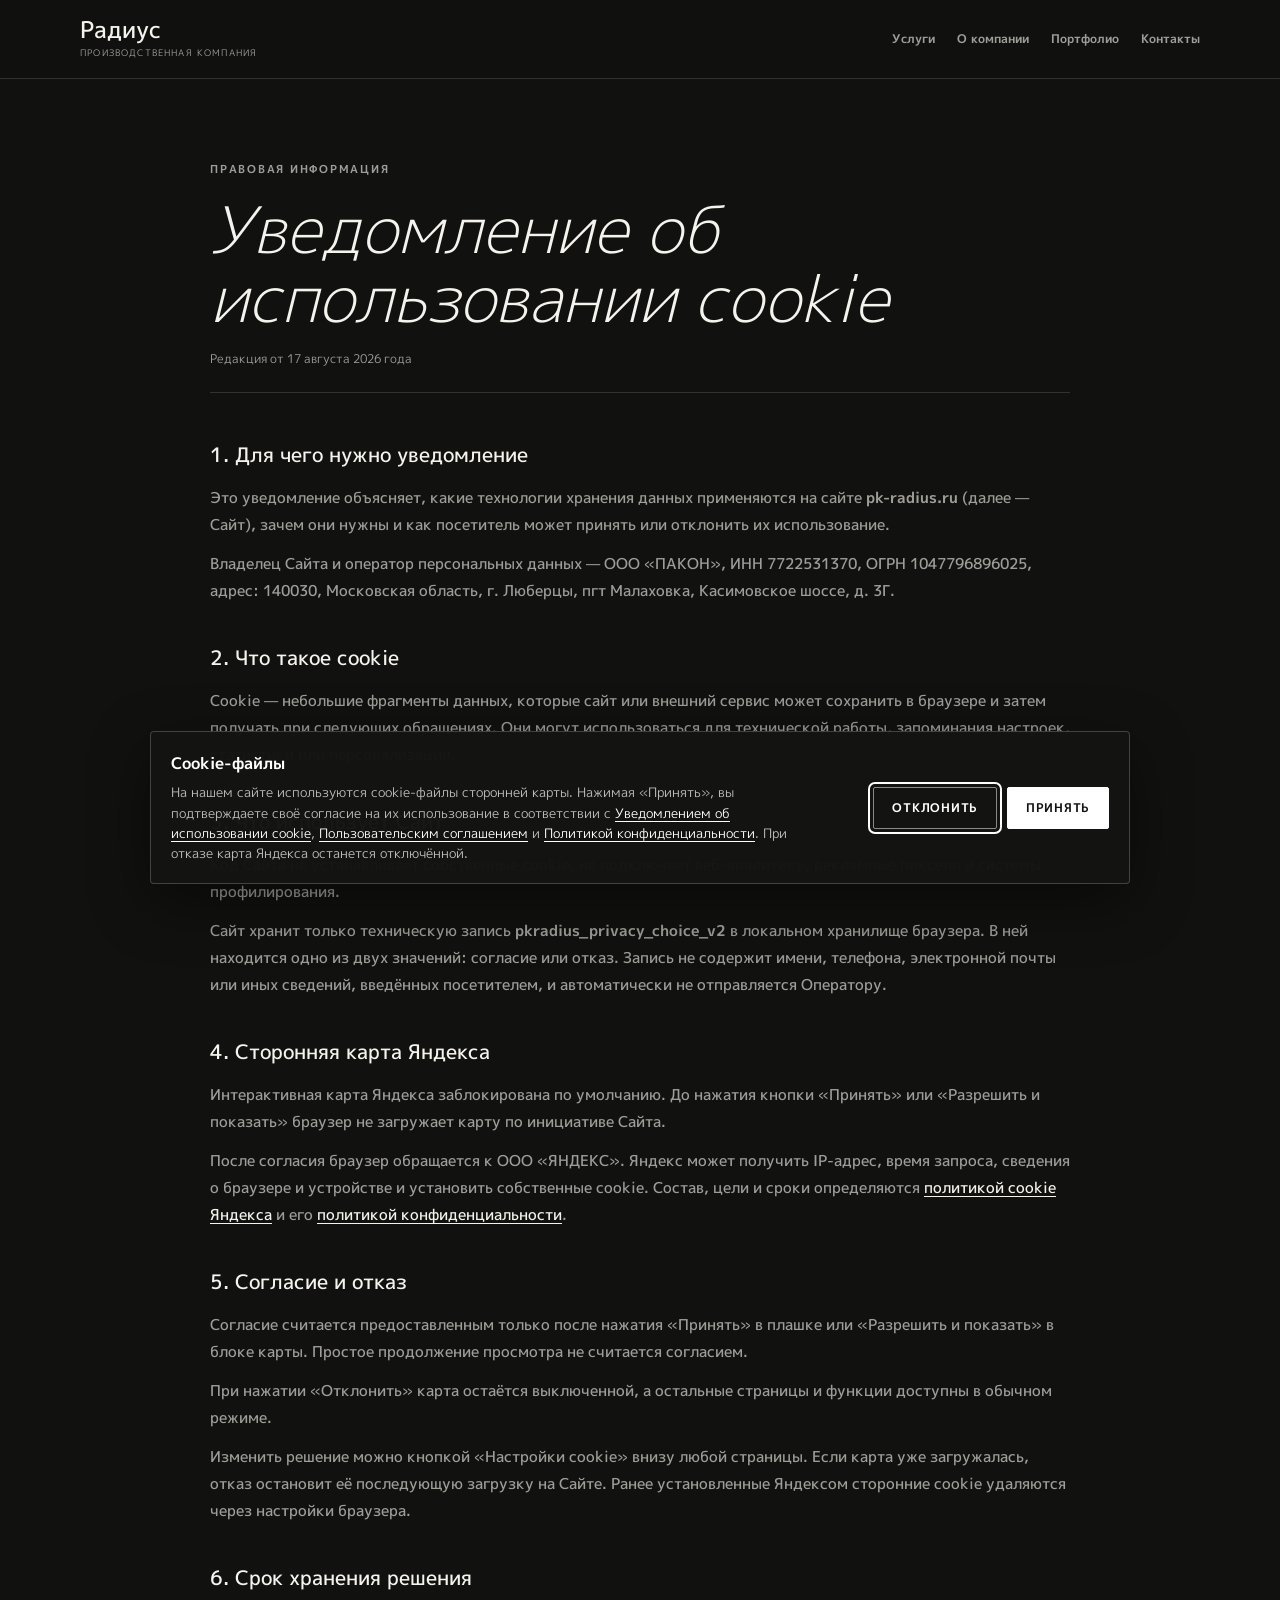
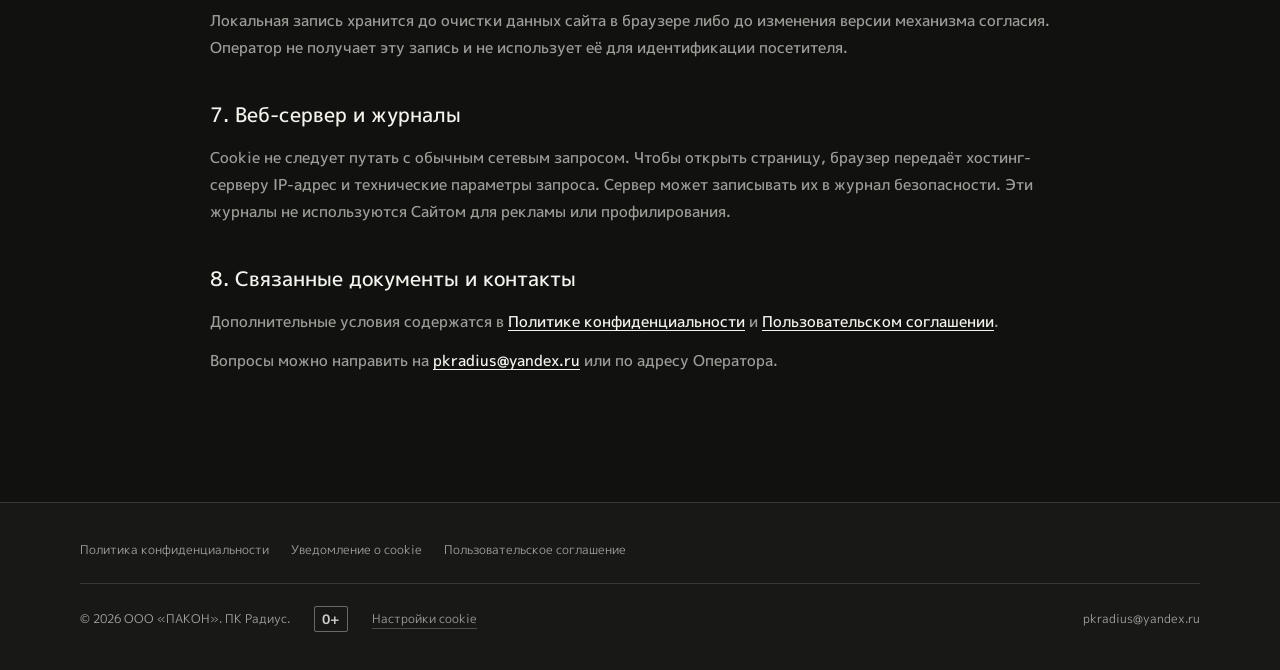
<file: pkradiusweb-main/cookies.html>
<!DOCTYPE html>
<html lang="ru">
<head>
<meta charset="UTF-8">
<meta name="viewport" content="width=device-width, initial-scale=1.0">
<title>Уведомление об использовании cookie — ПК Радиус</title>
<meta name="description" content="Уведомление ООО «ПАКОН» об использовании cookie, локального хранилища и сторонней карты Яндекса на сайте ПК Радиус.">
<link rel="stylesheet" href="fonts.css">
<link rel="stylesheet" href="privacy.css">
<link rel="stylesheet" href="legal.css">
<script src="privacy.js" defer></script>
</head>
<body>
<header class="legal-header">
  <div class="legal-wrap legal-header-inner">
    <a class="legal-logo" href="index.html"><span class="legal-logo-main">Радиус</span><span class="legal-logo-sub">Производственная компания</span></a>
    <nav class="legal-nav" aria-label="Основная навигация"><a href="index.html#services">Услуги</a><a href="about.html">О компании</a><a href="portfolio.html">Портфолио</a><a href="index.html#form">Контакты</a></nav>
  </div>
</header>

<main class="legal-main">
  <p class="legal-kicker">Правовая информация</p>
  <h1 class="legal-title">Уведомление об использовании cookie</h1>
  <p class="legal-date">Редакция от 17 августа 2026 года</p>

  <section class="legal-section"><h2>1. Для чего нужно уведомление</h2>
    <p>Это уведомление объясняет, какие технологии хранения данных применяются на сайте <strong>pk-radius.ru</strong> (далее — Сайт), зачем они нужны и как посетитель может принять или отклонить их использование.</p>
    <p>Владелец Сайта и оператор персональных данных — ООО «ПАКОН», ИНН 7722531370, ОГРН 1047796896025, адрес: 140030, Московская область, г. Люберцы, пгт Малаховка, Касимовское шоссе, д. 3Г.</p>
  </section>

  <section class="legal-section"><h2>2. Что такое cookie</h2>
    <p>Cookie — небольшие фрагменты данных, которые сайт или внешний сервис может сохранить в браузере и затем получать при следующих обращениях. Они могут использоваться для технической работы, запоминания настроек, статистики или персонализации.</p>
  </section>

  <section class="legal-section"><h2>3. Что использует Сайт</h2>
    <p>Код Сайта не устанавливает собственные cookie, не подключает веб-аналитику, рекламные пиксели и системы профилирования.</p>
    <p>Сайт хранит только техническую запись <strong>pkradius_privacy_choice_v2</strong> в локальном хранилище браузера. В ней находится одно из двух значений: согласие или отказ. Запись не содержит имени, телефона, электронной почты или иных сведений, введённых посетителем, и автоматически не отправляется Оператору.</p>
  </section>

  <section class="legal-section"><h2>4. Сторонняя карта Яндекса</h2>
    <p>Интерактивная карта Яндекса заблокирована по умолчанию. До нажатия кнопки «Принять» или «Разрешить и показать» браузер не загружает карту по инициативе Сайта.</p>
    <p>После согласия браузер обращается к ООО «ЯНДЕКС». Яндекс может получить IP-адрес, время запроса, сведения о браузере и устройстве и установить собственные cookie. Состав, цели и сроки определяются <a href="https://yandex.ru/legal/cookies_policy/ru/" target="_blank" rel="noopener noreferrer">политикой cookie Яндекса</a> и его <a href="https://yandex.ru/legal/confidential/" target="_blank" rel="noopener noreferrer">политикой конфиденциальности</a>.</p>
  </section>

  <section class="legal-section"><h2>5. Согласие и отказ</h2>
    <p>Согласие считается предоставленным только после нажатия «Принять» в плашке или «Разрешить и показать» в блоке карты. Простое продолжение просмотра не считается согласием.</p>
    <p>При нажатии «Отклонить» карта остаётся выключенной, а остальные страницы и функции доступны в обычном режиме.</p>
    <p>Изменить решение можно кнопкой «Настройки cookie» внизу любой страницы. Если карта уже загружалась, отказ остановит её последующую загрузку на Сайте. Ранее установленные Яндексом сторонние cookie удаляются через настройки браузера.</p>
  </section>

  <section class="legal-section"><h2>6. Срок хранения решения</h2>
    <p>Локальная запись хранится до очистки данных сайта в браузере либо до изменения версии механизма согласия. Оператор не получает эту запись и не использует её для идентификации посетителя.</p>
  </section>

  <section class="legal-section"><h2>7. Веб-сервер и журналы</h2>
    <p>Cookie не следует путать с обычным сетевым запросом. Чтобы открыть страницу, браузер передаёт хостинг-серверу IP-адрес и технические параметры запроса. Сервер может записывать их в журнал безопасности. Эти журналы не используются Сайтом для рекламы или профилирования.</p>
  </section>

  <section class="legal-section"><h2>8. Связанные документы и контакты</h2>
    <p>Дополнительные условия содержатся в <a href="policy.html">Политике конфиденциальности</a> и <a href="terms.html">Пользовательском соглашении</a>.</p>
    <p>Вопросы можно направить на <a href="mailto:pkradius@yandex.ru">pkradius@yandex.ru</a> или по адресу Оператора.</p>
  </section>
</main>

<footer class="legal-footer">
  <div class="legal-wrap">
    <nav class="legal-footer-links" aria-label="Правовые документы"><a href="policy.html">Политика конфиденциальности</a><a href="cookies.html">Уведомление о cookie</a><a href="terms.html">Пользовательское соглашение</a></nav>
    <div class="legal-footer-bottom"><span class="legal-copy">© 2026 ООО «ПАКОН». ПК Радиус.</span><span class="age-mark" aria-label="Информационная продукция для детей любого возраста">0+</span><button class="privacy-settings" type="button" data-privacy-settings>Настройки cookie</button><a class="legal-contact" href="mailto:pkradius@yandex.ru">pkradius@yandex.ru</a></div>
  </div>
</footer>
</body>
</html>
</file>
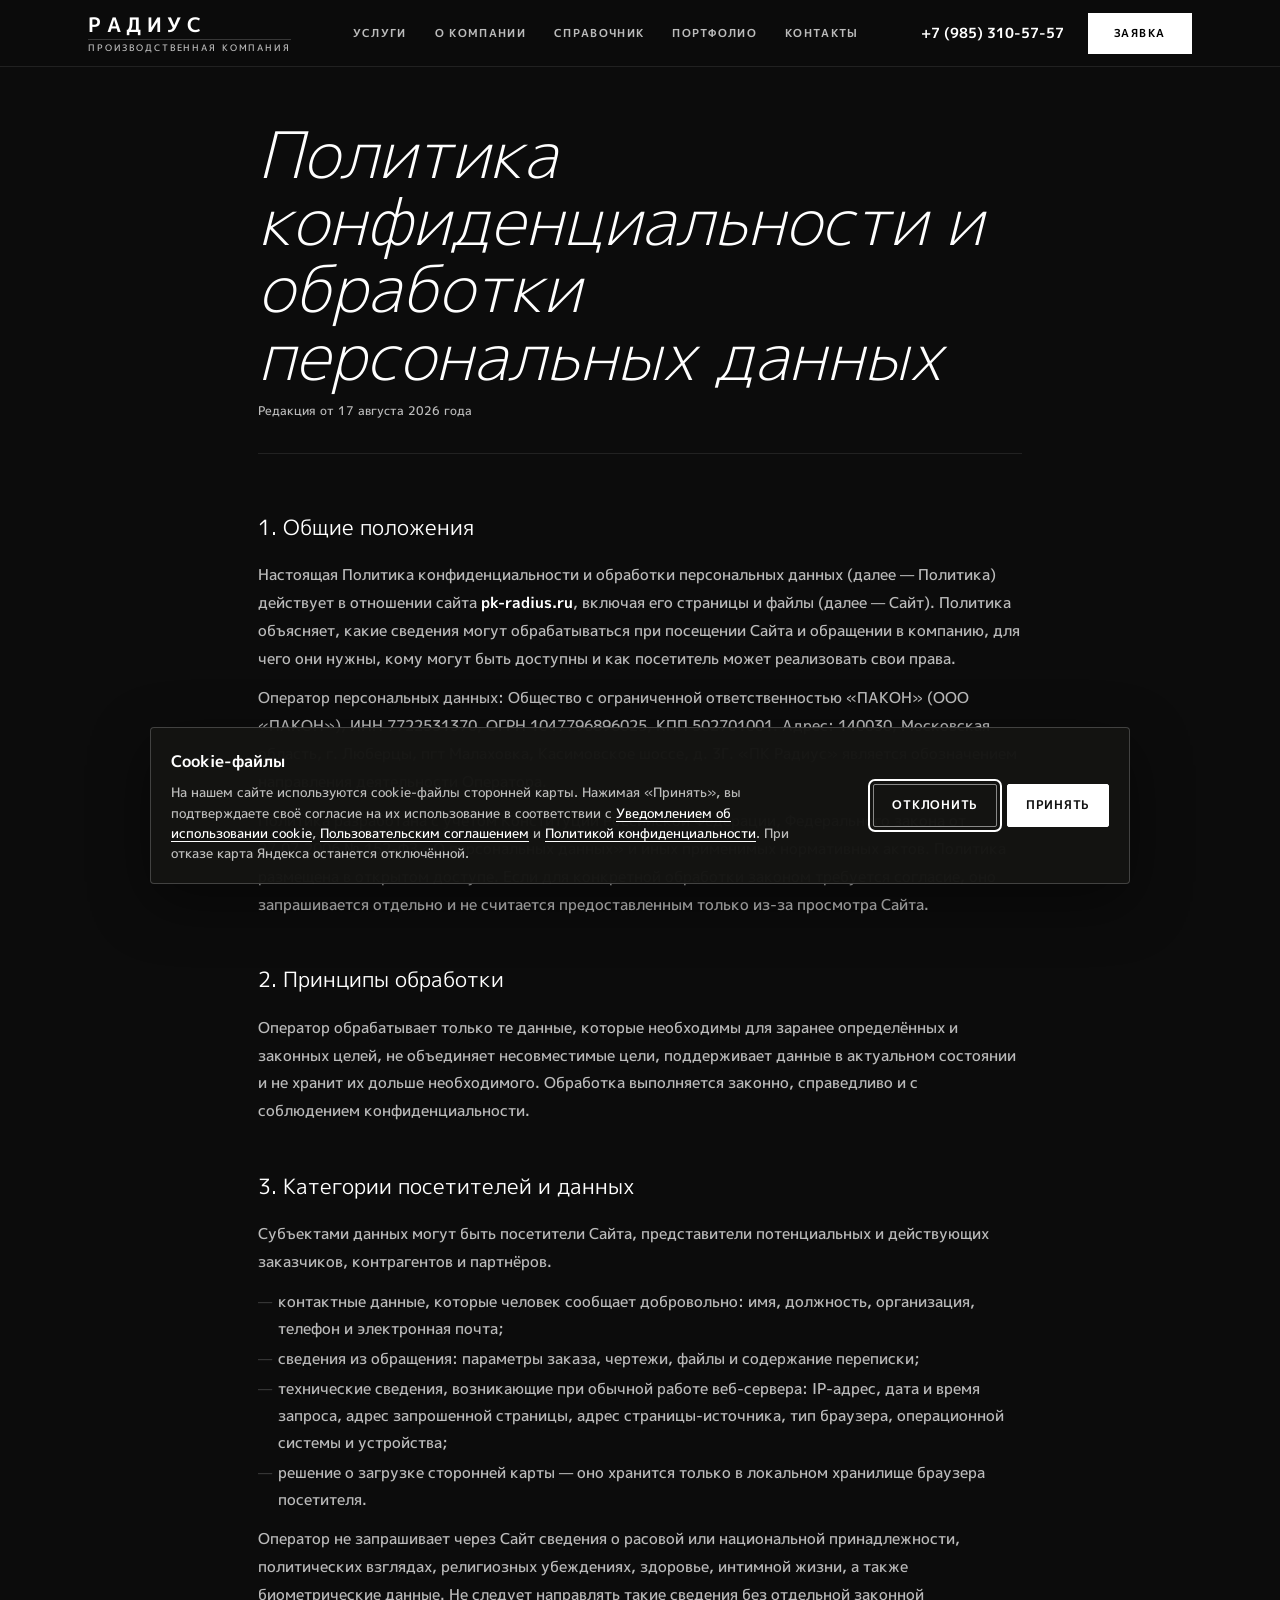
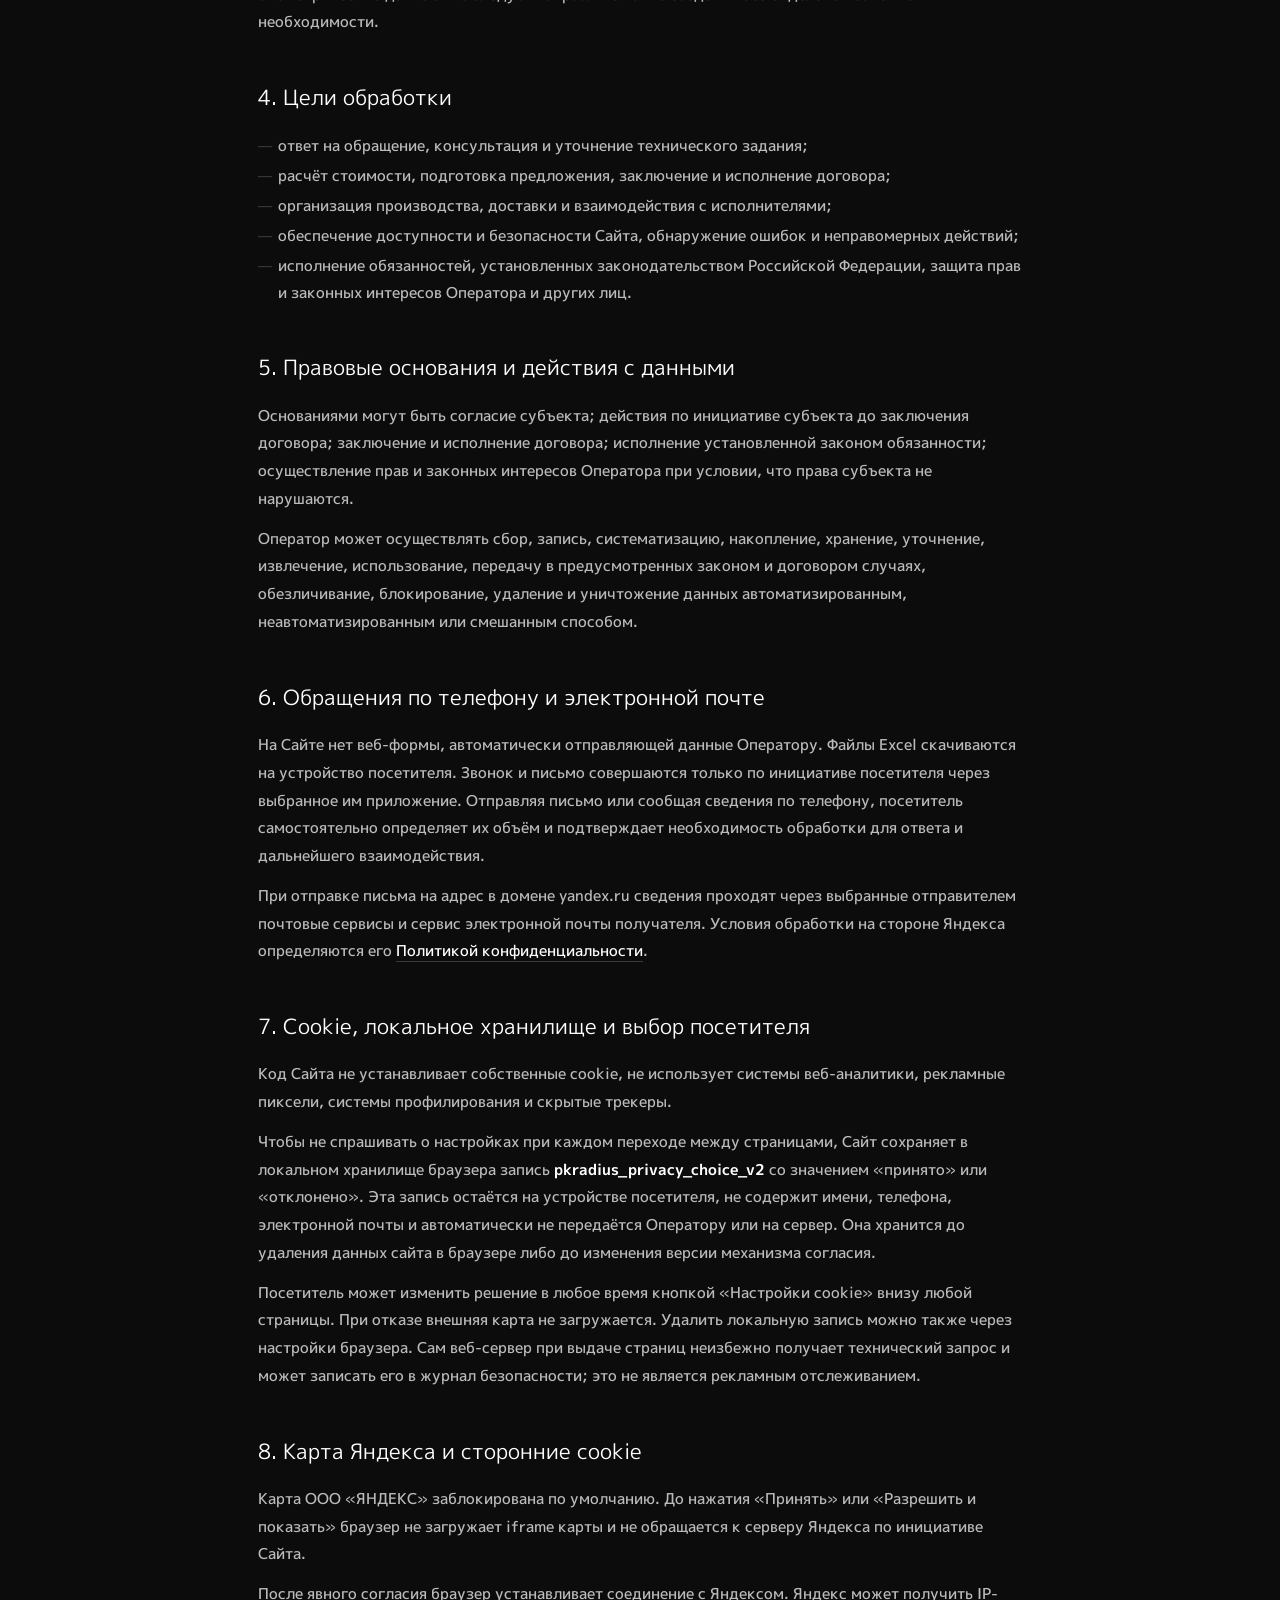
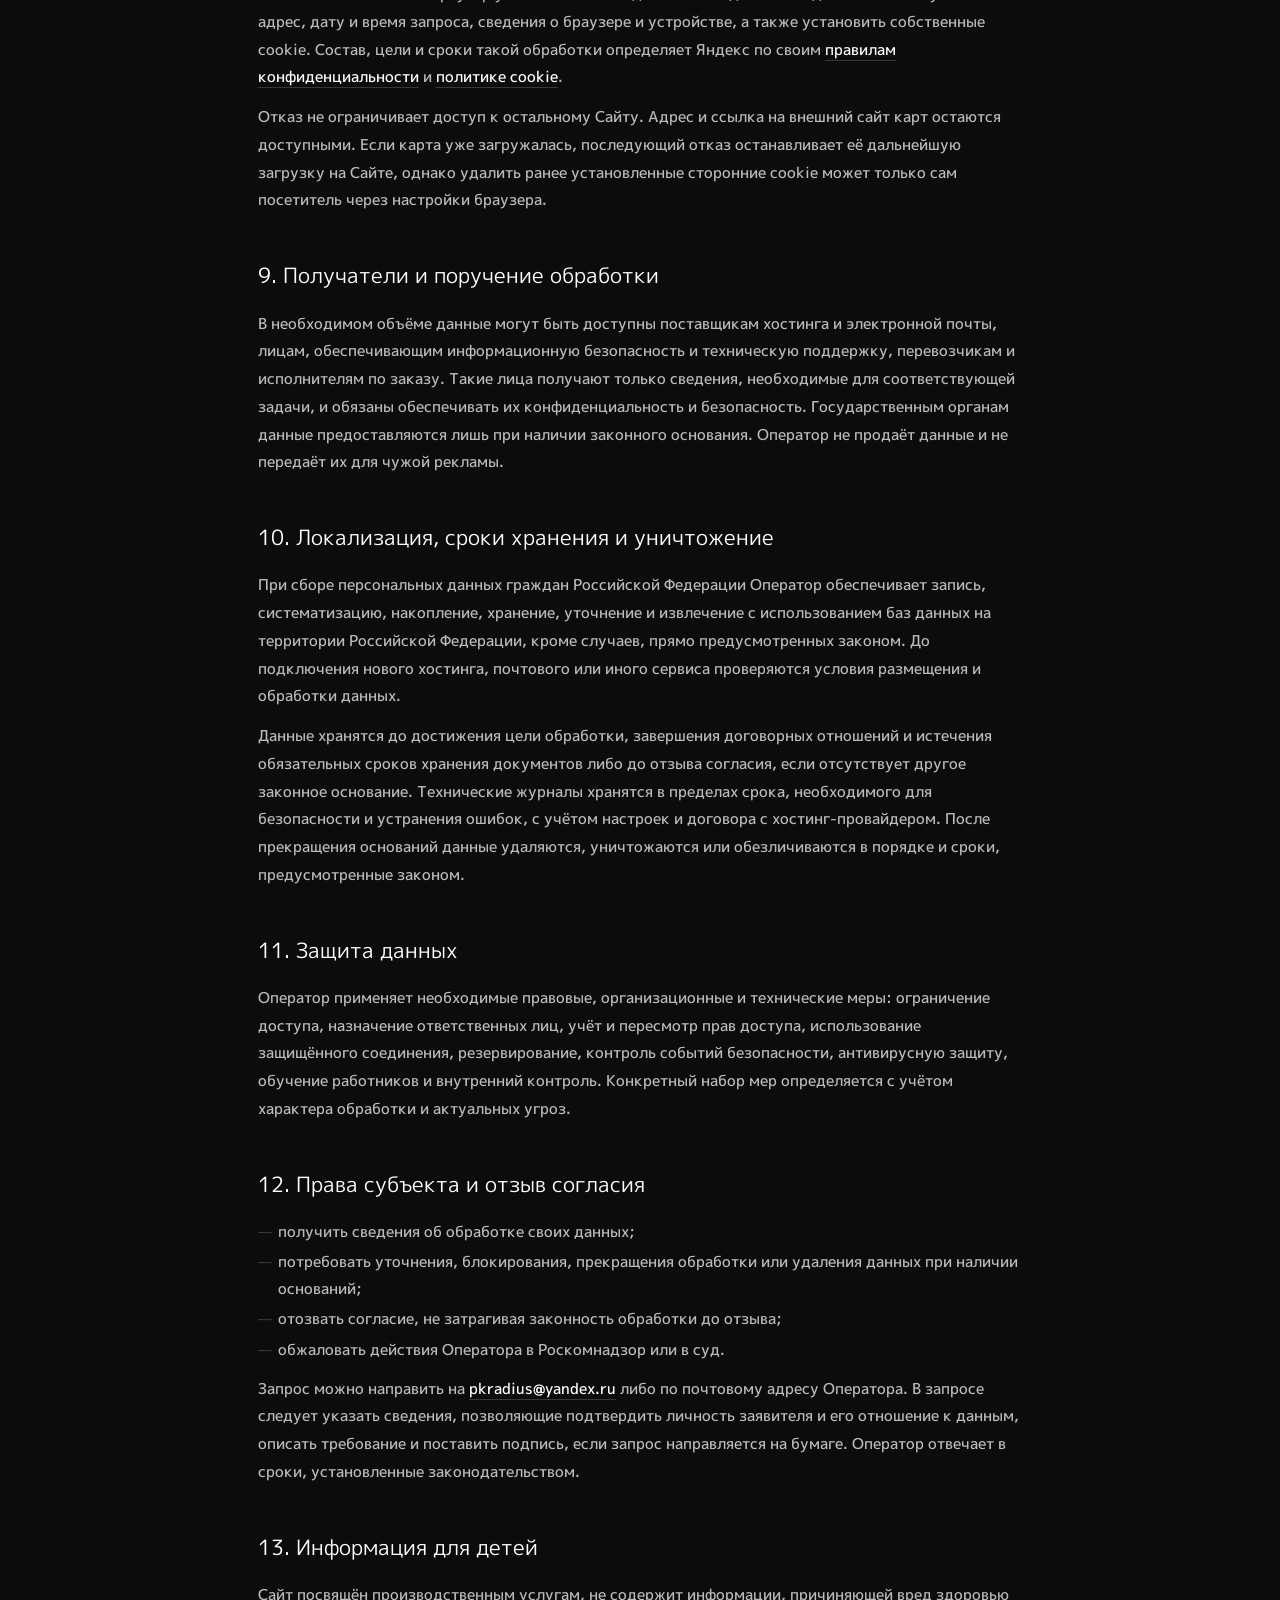
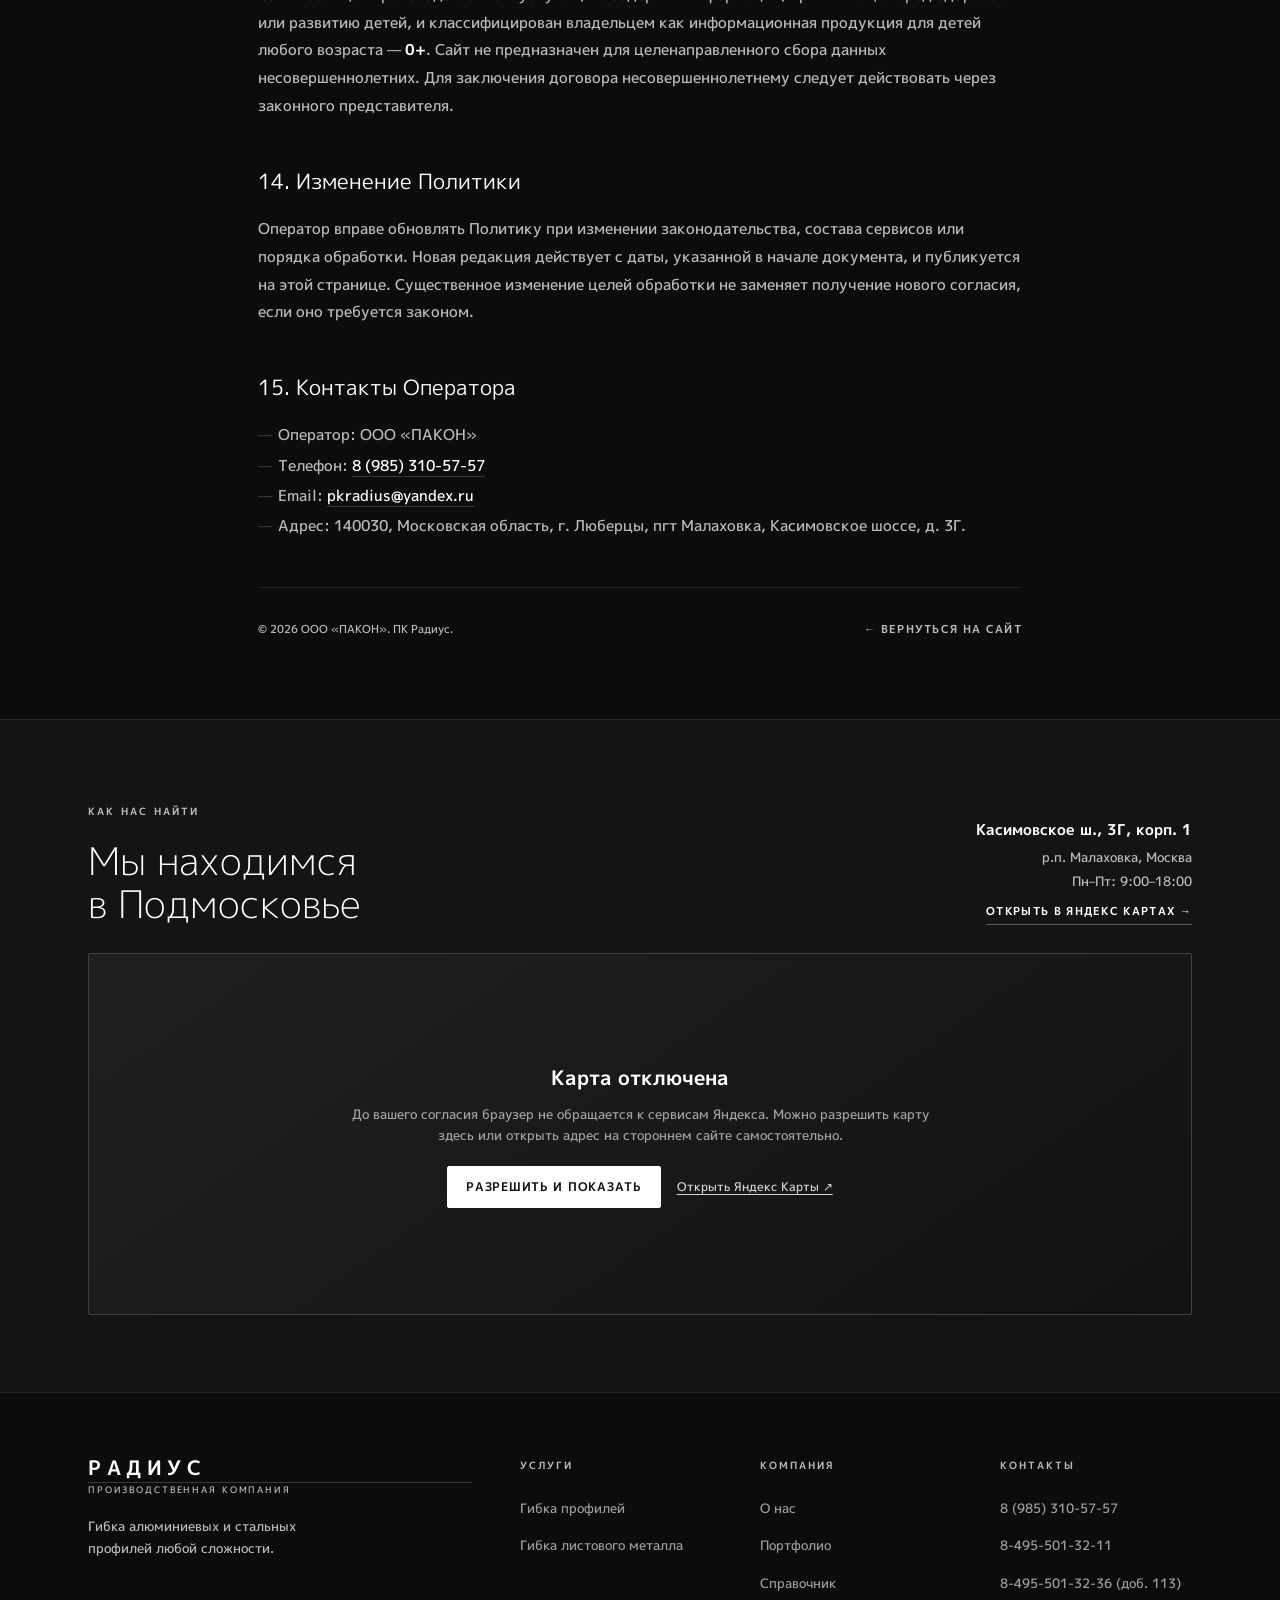
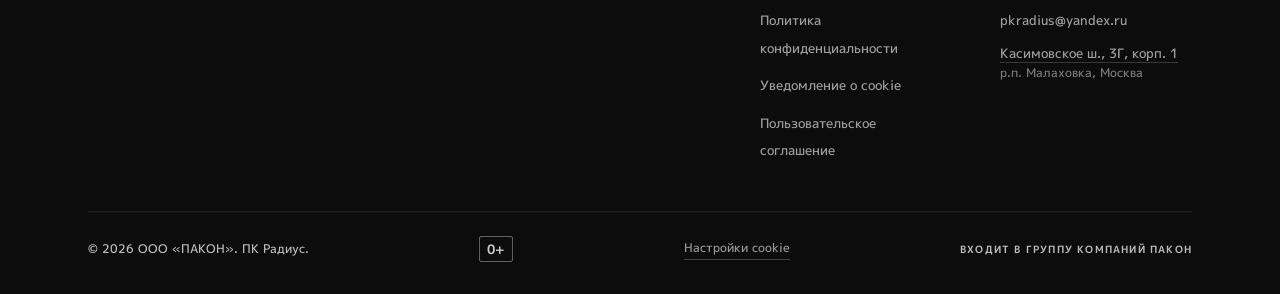
<file: pkradiusweb-main/policy.html>
<!DOCTYPE html>
<html lang="ru">
<head>
<meta charset="UTF-8">
<meta name="viewport" content="width=device-width, initial-scale=1.0">
<title>Политика конфиденциальности и обработки персональных данных — Радиус</title>
<meta name="description" content="Политика конфиденциальности ООО «ПАКОН»: персональные данные, технические журналы, cookie, локальное хранилище и карта Яндекса на сайте ПК Радиус.">
<link rel="stylesheet" href="fonts.css">
<link rel="stylesheet" href="privacy.css">
<script src="privacy.js" defer></script>
<style>

/* ── TOKENS ─────────────────────────────────────── */
:root {
  --bg:    #0c0c0c;
  --bg2:   #141414;
  --bg3:   #1c1c1c;
  --line:  rgba(255,255,255,0.09);
  --line2: rgba(255,255,255,0.18);
  --white: #ffffff;
  --muted: rgba(255,255,255,0.72);
  --accent: #c8c4bb;
  --font-d: 'M PLUS 1p', sans-serif;
  --font-b: 'M PLUS 1p', sans-serif;
  --max:   1200px;
}
*, *::before, *::after { box-sizing: border-box; margin: 0; padding: 0; }
html { scroll-behavior: smooth; }
body {
  background: var(--bg);
  color: var(--white);
  font-family: var(--font-b);
  font-weight: 500;
  font-size: 16px;
  line-height: 1.7;
  -webkit-font-smoothing: antialiased;
}
a { color: inherit; text-decoration: none; }

/* ── UTILS ──────────────────────────────────────── */
.wrap    { max-width: var(--max); margin: 0 auto; padding: 0 clamp(1.25rem,5vw,3rem); }
.section { padding: clamp(4rem,8vw,7rem) 0; }
.hr      { height: 1px; background: var(--line); }
.tag {
  display: inline-block; font-size: 10px; font-weight: 600;
  letter-spacing: 0.22em; text-transform: uppercase;
  color: var(--muted); margin-bottom: 1.25rem;
}

/* ── BUTTONS ─────────────────────────────────────── */
.btn {
  font-family: var(--font-b); font-size: 11px; font-weight: 600;
  letter-spacing: 0.14em; text-transform: uppercase;
  padding: 12px 26px; cursor: pointer; border: none;
  transition: all 0.2s; white-space: nowrap;
  display: inline-flex; align-items: center; gap: 8px;
}
.btn-w { background: var(--white); color: #000; }
.btn-w:hover { opacity: 0.85; }
.btn-o { background: transparent; color: var(--white); border: 0.5px solid var(--line2); }
.btn-o:hover { border-color: var(--white); }

/* ── LOGO ────────────────────────────────────────── */
.logo { display: flex; flex-direction: column; line-height: 1; cursor: default; }
.logo-word {
  font-family: var(--font-b); font-weight: 600; font-size: 20px;
  letter-spacing: 0.28em; color: var(--white); text-transform: uppercase;
}
.logo-rule { height: 0.5px; background: var(--line2); margin: 5px 0 4px; }
.logo-sub {
  font-size: 8.5px; font-weight: 500; letter-spacing: 0.22em;
  color: var(--muted); text-transform: uppercase;
}

/* ── HEADER ──────────────────────────────────────── */
header {
  position: fixed; top: 0; left: 0; right: 0; z-index: 100;
  background: rgba(12,12,12,0.93);
  backdrop-filter: blur(14px); -webkit-backdrop-filter: blur(14px);
  border-bottom: 1px solid var(--line);
  transition: box-shadow 0.3s;
}
header.sc { box-shadow: 0 4px 30px rgba(0,0,0,0.4); }
.hdr { display: flex; align-items: center; justify-content: space-between; height: 66px; }
nav { display: flex; gap: 1.75rem; align-items: center; white-space: nowrap; }
nav a {
  font-size: 11px; font-weight: 600; letter-spacing: 0.12em;
  text-transform: uppercase; color: var(--muted); transition: color 0.2s;
}
nav a:hover, nav a.act { color: var(--white); }
.hdr-r { display: flex; align-items: center; gap: 1.5rem; }
.phone { font-size: 14px; font-weight: 600; color: var(--white); white-space: nowrap; }

/* ── HERO ────────────────────────────────────────── */
.hero {
  min-height: 100svh; padding-top: 66px;
  display: flex; flex-direction: column;
  justify-content: flex-end; position: relative; overflow: hidden;
}
.hero-bg {
  position: absolute; inset: 0;
  background: var(--bg2);
}
/* Декоративные дуги */
.hero-bg::after {
  content: ''; position: absolute; bottom: -45%; left: 50%;
  transform: translateX(-50%); width: 140vw; height: 140vw;
  border-radius: 50%; border: 0.5px solid rgba(255,255,255,0.045);
}
.hero-bg::before {
  content: ''; position: absolute; bottom: -65%; left: 50%;
  transform: translateX(-50%); width: 200vw; height: 200vw;
  border-radius: 50%; border: 0.5px solid rgba(255,255,255,0.025);
}
.hero-ph {
  position: absolute; inset: 66px 0 0;
  background: var(--bg3);
  display: flex; align-items: center; justify-content: center;
}
.hero-ph::after {
  content: ''; position: absolute; inset: 0;
  background: linear-gradient(to bottom, transparent 25%, var(--bg) 100%);
}
.hero-ph-icon { opacity: 0.1; display: flex; flex-direction: column; align-items: center; gap: 12px; }
.hero-ph-icon svg { width: 52px; height: 52px; }
.hero-ph-icon span { font-size: 10px; letter-spacing: 0.18em; text-transform: uppercase; }
.hero-body { position: relative; z-index: 2; padding: clamp(4rem,7vw,6rem) 0 clamp(3rem,5vw,4.5rem); }
.hero-eyebrow {
  display: flex; align-items: center; gap: 12px;
  font-size: 10px; font-weight: 600; letter-spacing: 0.22em;
  text-transform: uppercase; color: var(--muted);
  margin-bottom: 1.75rem;
}
.hero-eyebrow::before { content: ''; width: 32px; height: 1px; background: var(--muted); }
h1.hero-title {
  font-family: var(--font-d); font-weight: 300; font-style: italic;
  font-size: clamp(3.2rem,7.5vw,7rem);
  line-height: 1.04; letter-spacing: -0.01em; color: var(--white);
  max-width: 860px; margin-bottom: 1.75rem;
}
h1.hero-title em { font-style: normal; font-weight: 500; }
.hero-sub {
  font-size: 16px; font-weight: 500; color: var(--muted);
  max-width: 460px; line-height: 1.75; margin-bottom: 2.75rem;
}
.hero-btns { display: flex; gap: 1rem; flex-wrap: wrap; }
.hero-scroll {
  position: absolute; bottom: 2.5rem; right: clamp(1.25rem,5vw,3rem);
  z-index: 2; display: flex; flex-direction: column; align-items: center; gap: 8px;
  font-size: 9px; font-weight: 600; letter-spacing: 0.2em; text-transform: uppercase;
  color: var(--muted);
}
.scroll-ln {
  width: 1px; height: 40px;
  background: linear-gradient(to bottom, var(--muted), transparent);
  animation: scDn 2s ease-in-out infinite;
}
@keyframes scDn {
  0%   { transform: scaleY(0); transform-origin: top; }
  50%  { transform: scaleY(1); transform-origin: top; }
  51%  { transform: scaleY(1); transform-origin: bottom; }
  100% { transform: scaleY(0); transform-origin: bottom; }
}

/* ── MARQUEE 1 — типы профилей ───────────────────── */
.marq1 { background: var(--bg3); border-top: 1px solid var(--line); border-bottom: 1px solid var(--line); overflow: hidden; }
.marq1-inner { display: flex; align-items: center; height: 44px; }
.marq-track {
  display: inline-flex; align-items: center;
  animation: marq 22s linear infinite; white-space: nowrap; flex-shrink: 0;
}
.marq-track.rev { animation-direction: reverse; animation-duration: 28s; }
.mi {
  display: inline-flex; align-items: center; gap: 0;
  padding: 0; font-size: 11px; font-weight: 600;
  letter-spacing: 0.12em; text-transform: uppercase;
  color: rgba(255,255,255,0.55);
}
.md { width: 3px; height: 3px; border-radius: 50%; background: rgba(255,255,255,0.3); flex-shrink: 0; margin: 0 28px; }
@keyframes marq { from { transform: translateX(0); } to { transform: translateX(-50%); } }

/* ── STATS ───────────────────────────────────────── */
.stats { background: var(--bg2); border-bottom: 1px solid var(--line); }
.stats-grid { display: grid; grid-template-columns: repeat(3,1fr); }
.stat { padding: clamp(1.5rem,4vw,2.5rem) clamp(1.5rem,3vw,2.5rem); border-right: 1px solid var(--line); }
.stat:last-child { border-right: none; }
.stat-num {
  font-family: var(--font-d); font-weight: 300;
  font-size: clamp(2.8rem,5vw,4.5rem); line-height: 1; color: var(--white);
}
.stat-lbl { font-size: 12px; font-weight: 600; letter-spacing: 0.08em; text-transform: uppercase; color: var(--muted); margin-top: 4px; }

/* ── SERVICES ────────────────────────────────────── */
.svc-hd { display: flex; justify-content: space-between; align-items: flex-end; margin-bottom: clamp(2.5rem,5vw,4rem); }
.sec-t {
  font-family: var(--font-d); font-weight: 300;
  font-size: clamp(2.2rem,4vw,3.5rem); line-height: 1.1; color: var(--white);
}
.svc-grid { display: grid; grid-template-columns: 1fr 1fr; gap: 1px; background: var(--line); }
.svc-card {
  background: var(--bg); padding: clamp(2rem,4vw,3rem);
  display: flex; flex-direction: column; gap: 1.25rem;
  transition: background 0.3s; position: relative; overflow: hidden;
}
.svc-card::after {
  content: ''; position: absolute; bottom: 0; left: 0;
  width: 0; height: 1px; background: var(--white);
  transition: width 0.4s ease;
}
.svc-card:hover { background: var(--bg2); }
.svc-card:hover::after { width: 100%; }
.svc-photo { height: clamp(150px,18vw,210px); background: var(--bg3); margin: 0 calc(-1 * clamp(2rem,4vw,3rem)); margin-bottom: -0.5rem; display: flex; align-items: center; justify-content: center; }
.svc-n { font-size: 11px; font-weight: 600; letter-spacing: 0.2em; color: var(--muted); }
.svc-name { font-family: var(--font-d); font-weight: 400; font-size: clamp(1.5rem,2.4vw,2rem); color: var(--white); line-height: 1.2; }
.svc-desc { font-size: 15px; font-weight: 500; color: var(--muted); line-height: 1.75; flex: 1; }
.svc-tags { display: flex; flex-wrap: wrap; gap: 8px; margin-top: auto; }
.svc-tag { font-size: 10px; font-weight: 600; letter-spacing: 0.1em; text-transform: uppercase; color: var(--muted); border: 0.5px solid var(--line2); padding: 4px 10px; }

/* ── PORTFOLIO ───────────────────────────────────── */
.pf-intro { display: grid; grid-template-columns: 1fr 1fr; gap: 4rem; align-items: end; margin-bottom: clamp(2.5rem,5vw,4rem); }
.pf-grid { display: grid; grid-template-columns: repeat(3,1fr); gap: 1px; background: var(--line); }
.pf-item { background: var(--bg3); aspect-ratio: 4/3; position: relative; overflow: hidden; cursor: pointer; }
.pf-item:first-child { grid-column: span 2; aspect-ratio: 16/9; }
.pf-ph { position: absolute; inset: 0; display: flex; align-items: center; justify-content: center; flex-direction: column; gap: 8px; opacity: 0.12; }
.pf-ph svg { width: 28px; height: 28px; }
.pf-ph span { font-size: 9px; font-weight: 600; letter-spacing: 0.16em; text-transform: uppercase; }
.pf-ov { position: absolute; inset: 0; background: rgba(12,12,12,0.78); display: flex; flex-direction: column; justify-content: flex-end; padding: 1.25rem; opacity: 0; transition: opacity 0.3s; }
.pf-item:hover .pf-ov { opacity: 1; }
.pf-title { font-family: var(--font-d); font-size: 1.1rem; font-weight: 400; color: var(--white); }
.pf-meta { font-size: 11px; font-weight: 600; letter-spacing: 0.1em; color: var(--muted); text-transform: uppercase; }
.pf-foot { margin-top: 2rem; display: flex; justify-content: center; }

/* ── PROCESS ─────────────────────────────────────── */
.proc-grid { display: grid; grid-template-columns: repeat(4,1fr); gap: 1px; background: var(--line); margin-top: clamp(2.5rem,5vw,4rem); }
.proc-step { background: var(--bg); padding: 2rem 1.75rem; display: flex; flex-direction: column; gap: 1rem; }
.proc-n { font-family: var(--font-d); font-size: 2rem; font-weight: 300; color: var(--line2); line-height: 1; }
.proc-name { font-size: 14px; font-weight: 600; color: var(--white); }
.proc-desc { font-size: 14px; font-weight: 500; color: var(--muted); line-height: 1.7; }

/* ── ABOUT ───────────────────────────────────────── */
.ab-grid { display: grid; grid-template-columns: 1fr 1fr; gap: clamp(3rem,7vw,7rem); align-items: center; }
.ab-photo { aspect-ratio: 4/5; background: var(--bg3); display: flex; align-items: center; justify-content: center; }
.ab-txt { display: flex; flex-direction: column; gap: 1.5rem; }
.ab-lead { font-family: var(--font-d); font-weight: 300; font-size: clamp(1.4rem,2.5vw,1.9rem); line-height: 1.4; color: var(--white); }
.ab-body { font-size: 15px; font-weight: 500; color: var(--muted); line-height: 1.8; }
.ab-lnk {
  font-size: 11px; font-weight: 600; letter-spacing: 0.14em; text-transform: uppercase;
  color: var(--white); display: inline-flex; align-items: center; gap: 8px;
  border-bottom: 0.5px solid var(--line2); padding-bottom: 4px;
  transition: border-color 0.2s, gap 0.2s; width: fit-content;
}
.ab-lnk:hover { border-color: var(--white); gap: 14px; }

/* ── MARQUEE 2 — партнёры ────────────────────────── */
.marq2 { background: var(--bg2); border-top: 1px solid var(--line); border-bottom: 1px solid var(--line); }
.marq2-hd { padding: 1rem 0; border-bottom: 1px solid var(--line); }
.marq2-lbl { font-size: 10px; font-weight: 600; letter-spacing: 0.2em; text-transform: uppercase; color: var(--muted); }
.marq2-body { overflow: hidden; padding: 1rem 0; }
.pi { display: inline-flex; align-items: center; gap: 0; padding: 0 4px; font-size: 13px; font-weight: 600; color: rgba(255,255,255,0.55); letter-spacing: 0.04em; }
.ps { width: 4px; height: 4px; border-radius: 50%; background: rgba(255,255,255,0.25); flex-shrink: 0; margin: 0 28px; }

/* ── FORM ────────────────────────────────────────── */
.form-sec { background: var(--bg2); }
.form-grid { display: grid; grid-template-columns: 1fr 1fr; gap: clamp(3rem,7vw,7rem); align-items: start; }
.form-lead { font-family: var(--font-d); font-weight: 300; font-size: clamp(1.8rem,3.2vw,2.8rem); line-height: 1.15; color: var(--white); margin-bottom: 1.5rem; }
.form-note { font-size: 15px; font-weight: 500; color: var(--muted); line-height: 1.8; }
.contacts { margin-top: 1.75rem; display: flex; flex-direction: column; gap: 0.875rem; }
.c-row { display: flex; align-items: flex-start; gap: 10px; font-size: 14px; }
.c-ico { flex-shrink: 0; width: 20px; color: var(--muted); margin-top: 2px; }
.c-val { font-weight: 600; color: var(--white); }
.c-val a { color: var(--white); }
.c-val a:hover { opacity: 0.75; }
.c-sub { font-size: 12px; font-weight: 500; color: var(--muted); margin-top: 2px; }
.form { display: flex; flex-direction: column; gap: 1px; }
.ff input, .ff textarea {
  width: 100%; background: var(--bg3); border: none; border-bottom: 0.5px solid var(--line2);
  color: var(--white); font-family: var(--font-b); font-size: 14px; font-weight: 500;
  padding: 17px 0; outline: none; transition: border-color 0.2s;
}
.ff textarea { resize: none; height: 110px; padding-top: 17px; }
.ff input::placeholder, .ff textarea::placeholder { color: rgba(255,255,255,0.38); font-size: 13px; }
.ff input:focus, .ff textarea:focus { border-color: rgba(255,255,255,0.55); }
.consent-row { display: flex; align-items: flex-start; gap: 12px; margin: 1.5rem 0 1rem; cursor: pointer; }
.cb-box { width: 16px; height: 16px; border: 0.5px solid var(--line2); flex-shrink: 0; margin-top: 2px; position: relative; transition: all 0.15s; }
.cb-box.on { background: var(--white); border-color: var(--white); }
.cb-box.on::after { content: ''; position: absolute; left: 4px; top: 1px; width: 5px; height: 9px; border: 1.5px solid #000; border-top: none; border-left: none; transform: rotate(45deg); }
.consent-txt { font-size: 12px; font-weight: 500; color: var(--muted); line-height: 1.6; }
.consent-txt a { color: var(--white); border-bottom: 0.5px solid var(--line2); }
.form-sbmt { display: flex; align-items: center; gap: 1.5rem; }
.form-priv { font-size: 10px; font-weight: 500; color: var(--muted); line-height: 1.6; max-width: 220px; }
#sbtn:disabled { opacity: 0.35; cursor: not-allowed; }
.form-ok { display: none; padding: 1.5rem; border: 0.5px solid var(--line2); text-align: center; margin-top: 1rem; }
.form-ok.show { display: block; }
.form-ok strong { font-family: var(--font-d); font-size: 1.2rem; font-weight: 400; color: var(--white); display: block; margin-bottom: 0.4rem; }
.form-ok p { font-size: 14px; font-weight: 500; color: var(--muted); }

/* ── FOOTER ──────────────────────────────────────── */
footer { background: var(--bg); border-top: 1px solid var(--line); padding: clamp(2.5rem,5vw,4rem) 0 2rem; }
.foot-grid { display: grid; grid-template-columns: 2fr 1fr 1fr 1fr; gap: 3rem; margin-bottom: 3rem; }
.foot-desc { font-size: 13px; font-weight: 500; color: var(--muted); line-height: 1.7; margin-top: 1rem; max-width: 260px; }
.foot-t { font-size: 10px; font-weight: 600; letter-spacing: 0.2em; text-transform: uppercase; color: var(--muted); margin-bottom: 1.25rem; }
.foot-links { list-style: none; display: flex; flex-direction: column; gap: 0.65rem; }
.foot-links a { font-size: 13px; font-weight: 500; color: rgba(255,255,255,0.6); transition: color 0.2s; }
.foot-links a:hover { color: var(--white); }
.foot-bot { border-top: 1px solid var(--line); padding-top: 1.5rem; display: flex; justify-content: space-between; align-items: center; flex-wrap: wrap; gap: 1rem; }
.foot-copy { font-size: 12px; font-weight: 500; color: var(--muted); }
.foot-gk { font-size: 10px; font-weight: 600; letter-spacing: 0.12em; text-transform: uppercase; color: var(--muted); }
.foot-gk a { transition: color 0.2s; }
.foot-gk a:hover { color: var(--white); }

/* ── STICKY ──────────────────────────────────────── */
.sticky { position: fixed; bottom: 1.5rem; right: 1.5rem; z-index: 99; opacity: 0; transform: translateY(10px); transition: opacity 0.3s, transform 0.3s; pointer-events: none; }
.sticky.on { opacity: 1; transform: none; pointer-events: all; }

/* ── ANIMATIONS ──────────────────────────────────── */
@keyframes fadeUp { from { opacity: 0; transform: translateY(18px); } to { opacity: 1; transform: none; } }
.fu { opacity: 1; }
.fu.anim { animation: fadeUp 0.7s ease both; }
.fu.d1 { animation-delay: 0.1s; }
.fu.d2 { animation-delay: 0.2s; }
.fu.d3 { animation-delay: 0.3s; }
.fu.d4 { animation-delay: 0.4s; }

/* ── RESPONSIVE ──────────────────────────────────── */
@media (max-width: 900px) {
  nav { display: none; }
  .svc-grid { grid-template-columns: 1fr; }
  .pf-grid { grid-template-columns: 1fr 1fr; }
  .pf-item:first-child { grid-column: span 2; }
  .proc-grid { grid-template-columns: 1fr 1fr; }
  .ab-grid, .form-grid, .pf-intro { grid-template-columns: 1fr; }
  .foot-grid { grid-template-columns: 1fr 1fr; }
  .stats-grid { grid-template-columns: 1fr; }
  .stat { border-right: none; border-bottom: 1px solid var(--line); }
  .stat:last-child { border-bottom: none; }
}
@media (max-width: 560px) {
  .pf-grid { grid-template-columns: 1fr; }
  .pf-item:first-child { grid-column: span 1; aspect-ratio: 4/3; }
  .proc-grid { grid-template-columns: 1fr; }
  .foot-grid { grid-template-columns: 1fr; }
}
.addr-lnk { color: inherit; border-bottom: 0.5px solid var(--line2); transition: opacity 0.2s; }
.addr-lnk:hover { opacity: 0.7; }



/* ── DOWNLOAD FORMS ──────────────────────────────── */
.forms-sec { background: var(--bg); border-top: 1px solid var(--line); }
.forms-head { margin-bottom: 2rem; }
.forms-grid { display: grid; grid-template-columns: repeat(2,1fr); gap: 1px; background: var(--line); }
.form-dl {
  background: var(--bg2); padding: 1.75rem 2rem;
  display: flex; align-items: center; justify-content: space-between;
  gap: 1.5rem; transition: background 0.2s; text-decoration: none;
}
.form-dl:hover { background: var(--bg3); }
.form-dl-info { display: flex; flex-direction: column; gap: 4px; }
.form-dl-name { font-size: 14px; font-weight: 600; color: var(--white); line-height: 1.4; }
.form-dl-sub { font-size: 11px; font-weight: 500; letter-spacing: 0.08em; text-transform: uppercase; color: var(--muted); }
.form-dl-icon { flex-shrink: 0; width: 40px; height: 40px; border: 0.5px solid var(--line2); display: flex; align-items: center; justify-content: center; color: var(--muted); transition: color 0.2s, border-color 0.2s; }
.form-dl:hover .form-dl-icon { color: var(--white); border-color: var(--white); }
@media(max-width:640px){ .forms-grid { grid-template-columns: 1fr; } }


/* ── BURGER MENU ─────────────────────────────────── */
.burger {
  display: none;
  flex-direction: column;
  gap: 5px;
  cursor: pointer;
  padding: 6px;
  background: none;
  border: none;
  z-index: 201;
}
.burger span {
  display: block;
  width: 22px;
  height: 2px;
  background: var(--white);
  border-radius: 2px;
  transition: all 0.3s ease;
  transform-origin: center;
}
.burger.open span:nth-child(1) { transform: translateY(7px) rotate(45deg); }
.burger.open span:nth-child(2) { opacity: 0; }
.burger.open span:nth-child(3) { transform: translateY(-7px) rotate(-45deg); }

.mob-menu {
  display: none;
  position: fixed;
  top: 66px;
  left: 0; right: 0;
  background: rgba(12,12,12,0.98);
  backdrop-filter: blur(14px);
  border-bottom: 1px solid var(--line);
  z-index: 199;
  flex-direction: column;
  padding: 1.5rem clamp(1.25rem,5vw,3rem);
  gap: 0;
  animation: slideDown 0.25s ease;
}
.mob-menu.open { display: flex; }
@keyframes slideDown {
  from { opacity: 0; transform: translateY(-8px); }
  to   { opacity: 1; transform: none; }
}
.mob-menu a {
  font-size: 14px;
  font-weight: 600;
  letter-spacing: 0.1em;
  text-transform: uppercase;
  color: var(--muted);
  padding: 1rem 0;
  border-bottom: 0.5px solid var(--line);
  transition: color 0.2s;
  display: block;
}
.mob-menu a:last-child { border-bottom: none; }
.mob-menu a:hover, .mob-menu a.act { color: var(--white); }
.mob-menu-phone {
  font-size: 16px;
  font-weight: 600;
  color: var(--white);
  padding: 1rem 0;
  border-bottom: 0.5px solid var(--line);
  display: block;
}
.mob-menu-btn {
  margin-top: 1rem;
  width: 100%;
  justify-content: center;
}

@media (max-width: 900px) {
  .burger { display: flex; }
  nav { display: none !important; }
  .hdr-r .btn { display: none; }
  .hdr-r .phone { display: none; }
}


.page-wrap { max-width:860px; margin:0 auto; padding:120px clamp(1.25rem,5vw,3rem) 80px; }
.doc-title { font-family:var(--font-d); font-weight:300; font-style:italic; font-size:clamp(2.2rem,5vw,4rem); line-height:1.05; color:var(--white); margin-bottom:.75rem; }
.doc-date { font-size:12px; font-weight:500; color:var(--muted); margin-bottom:3.5rem; padding-bottom:2rem; border-bottom:1px solid var(--line); }
.doc-sec { margin-bottom:2.75rem; }
.doc-sec h2 { font-family:var(--font-d); font-weight:400; font-size:1.3rem; color:var(--white); margin-bottom:1rem; }
.doc-sec p { font-size:15px; font-weight:500; color:var(--muted); line-height:1.85; margin-bottom:.75rem; }
.doc-sec ul { list-style:none; margin:.5rem 0 .75rem; padding:0; }
.doc-sec ul li { font-size:15px; font-weight:500; color:var(--muted); line-height:1.8; padding-left:1.25rem; position:relative; margin-bottom:.2rem; }
.doc-sec ul li::before { content:'—'; position:absolute; left:0; color:rgba(255,255,255,0.2); }
.doc-sec a { color:var(--white); border-bottom:.5px solid var(--line2); }
.doc-foot { border-top:1px solid var(--line); padding-top:2rem; margin-top:3rem; display:flex; justify-content:space-between; align-items:center; flex-wrap:wrap; gap:1rem; }
.doc-foot span { font-size:11px; font-weight:500; color:var(--muted); }
.back-lnk { font-size:11px; font-weight:600; letter-spacing:.12em; text-transform:uppercase; color:var(--muted); transition:color .2s; }
.back-lnk:hover { color:var(--white); }
@media(max-width:900px){ nav{display:none} }

/* ── SCROLL REVEAL ─────────────────────────────────── */
.sr { opacity: 0; transform: translateY(24px); transition: opacity 0.7s ease, transform 0.7s ease; }
.sr.visible { opacity: 1; transform: none; }
.sr-d1 { transition-delay: 0.1s; }
.sr-d2 { transition-delay: 0.2s; }
.sr-d3 { transition-delay: 0.3s; }
</style>
</head>
<body>

<div class="sticky" id="stk">
  <button class="btn btn-w" onclick="location.href='index.html#form'">Оставить заявку</button>
</div>

<!-- HEADER -->
<header id="hdr">
  <div class="wrap">
    <div class="hdr">
      <a href="index.html" class="logo">
        <div class="logo-word">Радиус</div>
        <div class="logo-rule"></div>
        <div class="logo-sub">Производственная компания</div>
      </a>
      <nav>
        <a href="index.html#services">Услуги</a>
        <a href="about.html">О компании</a>
        <a href="spravochnik.html">Справочник</a>
        <a href="portfolio.html">Портфолио</a>
        <a href="index.html#form">Контакты</a>
      </nav>
      <div class="hdr-r">
        <a href="tel:+79853105757" class="phone">+7 (985) 310-57-57</a>
        <button class="btn btn-w" onclick="location.href='index.html#form'">Заявка</button>
              <button class="burger" id="burger" aria-label="Меню">
        <span></span><span></span><span></span>
      </button>
      </div>
    </div>
  </div>
</header>
<div class="mob-menu" id="mobMenu">
  <a href="tel:+79853105757" class="mob-menu-phone">+7 (985) 310-57-57</a>
  <a href="index.html#services">Услуги</a>
  <a href="about.html">О компании</a>
  <a href="spravochnik.html">Справочник</a>
  <a href="portfolio.html">Портфолио</a>
  <a href="index.html#form">Контакты</a>
  <button class="btn btn-w mob-menu-btn" onclick="location.href='index.html#form'">Оставить заявку</button>
</div>

<div class="page-wrap">
  <h1 class="doc-title sr">Политика конфиденциальности и обработки персональных данных</h1>
  <p class="doc-date">Редакция от 17 августа 2026 года</p>

  <div class="doc-sec"><h2>1. Общие положения</h2>
  <p>Настоящая Политика конфиденциальности и обработки персональных данных (далее — Политика) действует в отношении сайта <strong style="color:var(--white)">pk-radius.ru</strong>, включая его страницы и файлы (далее — Сайт). Политика объясняет, какие сведения могут обрабатываться при посещении Сайта и обращении в компанию, для чего они нужны, кому могут быть доступны и как посетитель может реализовать свои права.</p>
  <p>Оператор персональных данных: Общество с ограниченной ответственностью «ПАКОН» (ООО «ПАКОН»), ИНН 7722531370, ОГРН 1047796896025, КПП 502701001. Адрес: 140030, Московская область, г. Люберцы, пгт Малаховка, Касимовское шоссе, д. 3Г. «ПК Радиус» является обозначением направления деятельности Оператора.</p>
  <p>Политика разработана с учётом Конституции Российской Федерации, Федерального закона от 27.07.2006 № 152-ФЗ «О персональных данных» и иных применимых нормативных актов. Политика размещена в открытом доступе. Если для конкретной обработки законом требуется согласие, оно запрашивается отдельно и не считается предоставленным только из-за просмотра Сайта.</p></div>

  <div class="doc-sec"><h2>2. Принципы обработки</h2>
  <p>Оператор обрабатывает только те данные, которые необходимы для заранее определённых и законных целей, не объединяет несовместимые цели, поддерживает данные в актуальном состоянии и не хранит их дольше необходимого. Обработка выполняется законно, справедливо и с соблюдением конфиденциальности.</p></div>

  <div class="doc-sec"><h2>3. Категории посетителей и данных</h2>
  <p>Субъектами данных могут быть посетители Сайта, представители потенциальных и действующих заказчиков, контрагентов и партнёров.</p>
  <ul><li>контактные данные, которые человек сообщает добровольно: имя, должность, организация, телефон и электронная почта;</li><li>сведения из обращения: параметры заказа, чертежи, файлы и содержание переписки;</li><li>технические сведения, возникающие при обычной работе веб-сервера: IP-адрес, дата и время запроса, адрес запрошенной страницы, адрес страницы-источника, тип браузера, операционной системы и устройства;</li><li>решение о загрузке сторонней карты — оно хранится только в локальном хранилище браузера посетителя.</li></ul>
  <p>Оператор не запрашивает через Сайт сведения о расовой или национальной принадлежности, политических взглядах, религиозных убеждениях, здоровье, интимной жизни, а также биометрические данные. Не следует направлять такие сведения без отдельной законной необходимости.</p></div>

  <div class="doc-sec"><h2>4. Цели обработки</h2>
  <ul><li>ответ на обращение, консультация и уточнение технического задания;</li><li>расчёт стоимости, подготовка предложения, заключение и исполнение договора;</li><li>организация производства, доставки и взаимодействия с исполнителями;</li><li>обеспечение доступности и безопасности Сайта, обнаружение ошибок и неправомерных действий;</li><li>исполнение обязанностей, установленных законодательством Российской Федерации, защита прав и законных интересов Оператора и других лиц.</li></ul></div>

  <div class="doc-sec"><h2>5. Правовые основания и действия с данными</h2>
  <p>Основаниями могут быть согласие субъекта; действия по инициативе субъекта до заключения договора; заключение и исполнение договора; исполнение установленной законом обязанности; осуществление прав и законных интересов Оператора при условии, что права субъекта не нарушаются.</p>
  <p>Оператор может осуществлять сбор, запись, систематизацию, накопление, хранение, уточнение, извлечение, использование, передачу в предусмотренных законом и договором случаях, обезличивание, блокирование, удаление и уничтожение данных автоматизированным, неавтоматизированным или смешанным способом.</p></div>

  <div class="doc-sec"><h2>6. Обращения по телефону и электронной почте</h2>
  <p>На Сайте нет веб-формы, автоматически отправляющей данные Оператору. Файлы Excel скачиваются на устройство посетителя. Звонок и письмо совершаются только по инициативе посетителя через выбранное им приложение. Отправляя письмо или сообщая сведения по телефону, посетитель самостоятельно определяет их объём и подтверждает необходимость обработки для ответа и дальнейшего взаимодействия.</p>
  <p>При отправке письма на адрес в домене yandex.ru сведения проходят через выбранные отправителем почтовые сервисы и сервис электронной почты получателя. Условия обработки на стороне Яндекса определяются его <a href="https://yandex.ru/legal/confidential/" target="_blank" rel="noopener noreferrer">Политикой конфиденциальности</a>.</p></div>

  <div class="doc-sec" id="cookies"><h2>7. Cookie, локальное хранилище и выбор посетителя</h2>
  <p>Код Сайта не устанавливает собственные cookie, не использует системы веб-аналитики, рекламные пиксели, системы профилирования и скрытые трекеры.</p>
  <p>Чтобы не спрашивать о настройках при каждом переходе между страницами, Сайт сохраняет в локальном хранилище браузера запись <strong style="color:var(--white)">pkradius_privacy_choice_v2</strong> со значением «принято» или «отклонено». Эта запись остаётся на устройстве посетителя, не содержит имени, телефона, электронной почты и автоматически не передаётся Оператору или на сервер. Она хранится до удаления данных сайта в браузере либо до изменения версии механизма согласия.</p>
  <p>Посетитель может изменить решение в любое время кнопкой «Настройки cookie» внизу любой страницы. При отказе внешняя карта не загружается. Удалить локальную запись можно также через настройки браузера. Сам веб-сервер при выдаче страниц неизбежно получает технический запрос и может записать его в журнал безопасности; это не является рекламным отслеживанием.</p></div>

  <div class="doc-sec"><h2>8. Карта Яндекса и сторонние cookie</h2>
  <p>Карта ООО «ЯНДЕКС» заблокирована по умолчанию. До нажатия «Принять» или «Разрешить и показать» браузер не загружает iframe карты и не обращается к серверу Яндекса по инициативе Сайта.</p>
  <p>После явного согласия браузер устанавливает соединение с Яндексом. Яндекс может получить IP-адрес, дату и время запроса, сведения о браузере и устройстве, а также установить собственные cookie. Состав, цели и сроки такой обработки определяет Яндекс по своим <a href="https://yandex.ru/legal/confidential/" target="_blank" rel="noopener noreferrer">правилам конфиденциальности</a> и <a href="https://yandex.ru/legal/cookies_policy/ru/" target="_blank" rel="noopener noreferrer">политике cookie</a>.</p>
  <p>Отказ не ограничивает доступ к остальному Сайту. Адрес и ссылка на внешний сайт карт остаются доступными. Если карта уже загружалась, последующий отказ останавливает её дальнейшую загрузку на Сайте, однако удалить ранее установленные сторонние cookie может только сам посетитель через настройки браузера.</p></div>

  <div class="doc-sec"><h2>9. Получатели и поручение обработки</h2>
  <p>В необходимом объёме данные могут быть доступны поставщикам хостинга и электронной почты, лицам, обеспечивающим информационную безопасность и техническую поддержку, перевозчикам и исполнителям по заказу. Такие лица получают только сведения, необходимые для соответствующей задачи, и обязаны обеспечивать их конфиденциальность и безопасность. Государственным органам данные предоставляются лишь при наличии законного основания. Оператор не продаёт данные и не передаёт их для чужой рекламы.</p></div>

  <div class="doc-sec"><h2>10. Локализация, сроки хранения и уничтожение</h2>
  <p>При сборе персональных данных граждан Российской Федерации Оператор обеспечивает запись, систематизацию, накопление, хранение, уточнение и извлечение с использованием баз данных на территории Российской Федерации, кроме случаев, прямо предусмотренных законом. До подключения нового хостинга, почтового или иного сервиса проверяются условия размещения и обработки данных.</p>
  <p>Данные хранятся до достижения цели обработки, завершения договорных отношений и истечения обязательных сроков хранения документов либо до отзыва согласия, если отсутствует другое законное основание. Технические журналы хранятся в пределах срока, необходимого для безопасности и устранения ошибок, с учётом настроек и договора с хостинг-провайдером. После прекращения оснований данные удаляются, уничтожаются или обезличиваются в порядке и сроки, предусмотренные законом.</p></div>

  <div class="doc-sec"><h2>11. Защита данных</h2>
  <p>Оператор применяет необходимые правовые, организационные и технические меры: ограничение доступа, назначение ответственных лиц, учёт и пересмотр прав доступа, использование защищённого соединения, резервирование, контроль событий безопасности, антивирусную защиту, обучение работников и внутренний контроль. Конкретный набор мер определяется с учётом характера обработки и актуальных угроз.</p></div>

  <div class="doc-sec"><h2>12. Права субъекта и отзыв согласия</h2>
  <ul><li>получить сведения об обработке своих данных;</li><li>потребовать уточнения, блокирования, прекращения обработки или удаления данных при наличии оснований;</li><li>отозвать согласие, не затрагивая законность обработки до отзыва;</li><li>обжаловать действия Оператора в Роскомнадзор или в суд.</li></ul>
  <p>Запрос можно направить на <a href="mailto:pkradius@yandex.ru">pkradius@yandex.ru</a> либо по почтовому адресу Оператора. В запросе следует указать сведения, позволяющие подтвердить личность заявителя и его отношение к данным, описать требование и поставить подпись, если запрос направляется на бумаге. Оператор отвечает в сроки, установленные законодательством.</p></div>

  <div class="doc-sec"><h2>13. Информация для детей</h2>
  <p>Сайт посвящён производственным услугам, не содержит информации, причиняющей вред здоровью или развитию детей, и классифицирован владельцем как информационная продукция для детей любого возраста — <strong style="color:var(--white)">0+</strong>. Сайт не предназначен для целенаправленного сбора данных несовершеннолетних. Для заключения договора несовершеннолетнему следует действовать через законного представителя.</p></div>

  <div class="doc-sec"><h2>14. Изменение Политики</h2>
  <p>Оператор вправе обновлять Политику при изменении законодательства, состава сервисов или порядка обработки. Новая редакция действует с даты, указанной в начале документа, и публикуется на этой странице. Существенное изменение целей обработки не заменяет получение нового согласия, если оно требуется законом.</p></div>

  <div class="doc-sec"><h2>15. Контакты Оператора</h2>
  <ul><li>Оператор: ООО «ПАКОН»</li><li>Телефон: <a href="tel:+79853105757">8 (985) 310-57-57</a></li><li>Email: <a href="mailto:pkradius@yandex.ru">pkradius@yandex.ru</a></li><li>Адрес: 140030, Московская область, г. Люберцы, пгт Малаховка, Касимовское шоссе, д. 3Г.</li></ul></div>

  <div class="doc-foot">
    <span>© 2026 ООО «ПАКОН». ПК Радиус.</span>
    <a href="index.html" class="back-lnk">← Вернуться на сайт</a>
  </div>
</div>


<!-- MAP -->
<section style="background:var(--bg2);border-top:1px solid var(--line);padding:clamp(3rem,6vw,5rem) 0">
  <div class="wrap">
    <div style="display:flex;justify-content:space-between;align-items:flex-end;flex-wrap:wrap;gap:1.5rem;margin-bottom:1.75rem">
      <div>
        <p class="tag">Как нас найти</p>
        <h2 class="sec-t" style="font-size:clamp(1.8rem,3vw,2.8rem)">Мы находимся<br>в Подмосковье</h2>
      </div>
      <div style="text-align:right">
        <p style="font-size:15px;font-weight:600;color:var(--white)">Касимовское ш., 3Г, корп. 1</p>
        <p style="font-size:13px;font-weight:500;color:var(--muted);margin-top:4px">р.п. Малаховка, Москва</p>
        <p style="font-size:13px;font-weight:500;color:var(--muted);margin-top:2px">Пн–Пт: 9:00–18:00</p>
        <a href="https://yandex.ru/maps/-/CPVeFK1d" target="_blank"
           style="display:inline-block;margin-top:10px;font-size:11px;font-weight:600;letter-spacing:0.12em;text-transform:uppercase;color:var(--white);border-bottom:0.5px solid rgba(255,255,255,0.3);padding-bottom:3px">
          Открыть в Яндекс Картах →
        </a>
      </div>
    </div>
    <div class="map-consent-shell" style="border:0.5px solid rgba(255,255,255,0.18);overflow:hidden;border-radius:2px">
      <iframe data-consent-src="https://yandex.ru/map-widget/v1/?ll=38.023295%2C55.663689&z=16&pt=38.023295%2C55.663689%2Cpm2rdm"
              title="Карта проезда к ПК Радиус" loading="lazy" referrerpolicy="strict-origin-when-cross-origin"
              width="100%" height="360" frameborder="0" allowfullscreen="true"
              style="display:block;filter:brightness(0.85) contrast(1.1) grayscale(0.3)">
      </iframe>
    </div>
  </div>
</section>

<!-- FOOTER -->
<footer>
  <div class="wrap">
    <div class="foot-grid">
      <div>
        <div class="logo" style="margin-bottom:1.25rem">
          <div class="logo-word">Радиус</div>
          <div class="logo-rule"></div>
          <div class="logo-sub">Производственная компания</div>
        </div>
        <p class="foot-desc">Гибка алюминиевых и стальных профилей любой сложности.</p>
      </div>
      <div>
        <div class="foot-t">Услуги</div>
        <ul class="foot-links">
          <li><a href="index.html#services">Гибка профилей</a></li>
          <li><a href="index.html#services">Гибка листового металла</a></li>
        </ul>
      </div>
      <div>
        <div class="foot-t">Компания</div>
        <ul class="foot-links">
          <li><a href="about.html">О нас</a></li>
          <li><a href="portfolio.html">Портфолио</a></li>
          <li><a href="spravochnik.html">Справочник</a></li>
          <li><a href="policy.html">Политика конфиденциальности</a></li>
          <li><a href="cookies.html">Уведомление о cookie</a></li>
          <li><a href="terms.html">Пользовательское соглашение</a></li>
        </ul>
      </div>
      <div>
        <div class="foot-t">Контакты</div>
        <ul class="foot-links">
          <li><a href="tel:+79853105757">8 (985) 310-57-57</a></li>
          <li><a href="tel:+74955013211">8-495-501-32-11</a></li>
          <li><a href="tel:+74955013236">8-495-501-32-36 (доб. 113)</a></li>
          <li><a href="mailto:pkradius@yandex.ru">pkradius@yandex.ru</a></li>
          <li style="color:rgba(255,255,255,.45);font-size:12px;line-height:1.5"><a href="https://yandex.ru/maps/-/CPVeFK1d" target="_blank" class="addr-lnk">Касимовское ш., 3Г, корп. 1</a><br>р.п. Малаховка, Москва</li>
        </ul>
      </div>
    </div>
    <div class="foot-bot">
      <span class="foot-copy">© 2026 ООО «ПАКОН». ПК Радиус.</span>
      <span class="age-mark" aria-label="Информационная продукция для детей любого возраста">0+</span>
      <button class="privacy-settings" type="button" data-privacy-settings>Настройки cookie</button>
      <span class="foot-gk">Входит в <a href="https://pakon.ru" target="_blank">группу компаний ПАКОН</a></span>
    </div>
  </div>
</footer>
<script>
window.addEventListener('scroll', function(){
  var hdr=document.getElementById('hdr');
  var stk=document.getElementById('stk');
  if(hdr) hdr.classList.toggle('sc', window.scrollY>20);
  if(stk) stk.classList.toggle('on', window.scrollY>400);
});
var burger=document.getElementById('burger');
var mobMenu=document.getElementById('mobMenu');
if(burger && mobMenu){
  burger.addEventListener('click', function(){
    burger.classList.toggle('open');
    mobMenu.classList.toggle('open');
    document.body.style.overflow=burger.classList.contains('open')?'hidden':'';
  });
  mobMenu.querySelectorAll('a').forEach(function(a){
    a.addEventListener('click', function(){
      burger.classList.remove('open');
      mobMenu.classList.remove('open');
      document.body.style.overflow='';
    });
  });
}
var obs=new IntersectionObserver(function(entries){
  entries.forEach(function(e){ if(e.isIntersecting){e.target.classList.add('anim');obs.unobserve(e.target);} });
},{threshold:0.07,rootMargin:'0px 0px -30px 0px'});
document.querySelectorAll('.fu').forEach(function(el){obs.observe(el);});
document.querySelectorAll('a[href^="#"]').forEach(function(a){
  a.addEventListener('click', function(e){
    var t=document.querySelector(a.getAttribute('href'));
    if(t){e.preventDefault();t.scrollIntoView({behavior:'smooth'});}
  });
});
var sro = new IntersectionObserver(function(entries) {
  entries.forEach(function(e) { if(e.isIntersecting) { e.target.classList.add('visible'); sro.unobserve(e.target); } });
}, { threshold: 0.15 });
document.querySelectorAll('.sr').forEach(function(el) { sro.observe(el); });
</script>
</body>
</html>
</file>
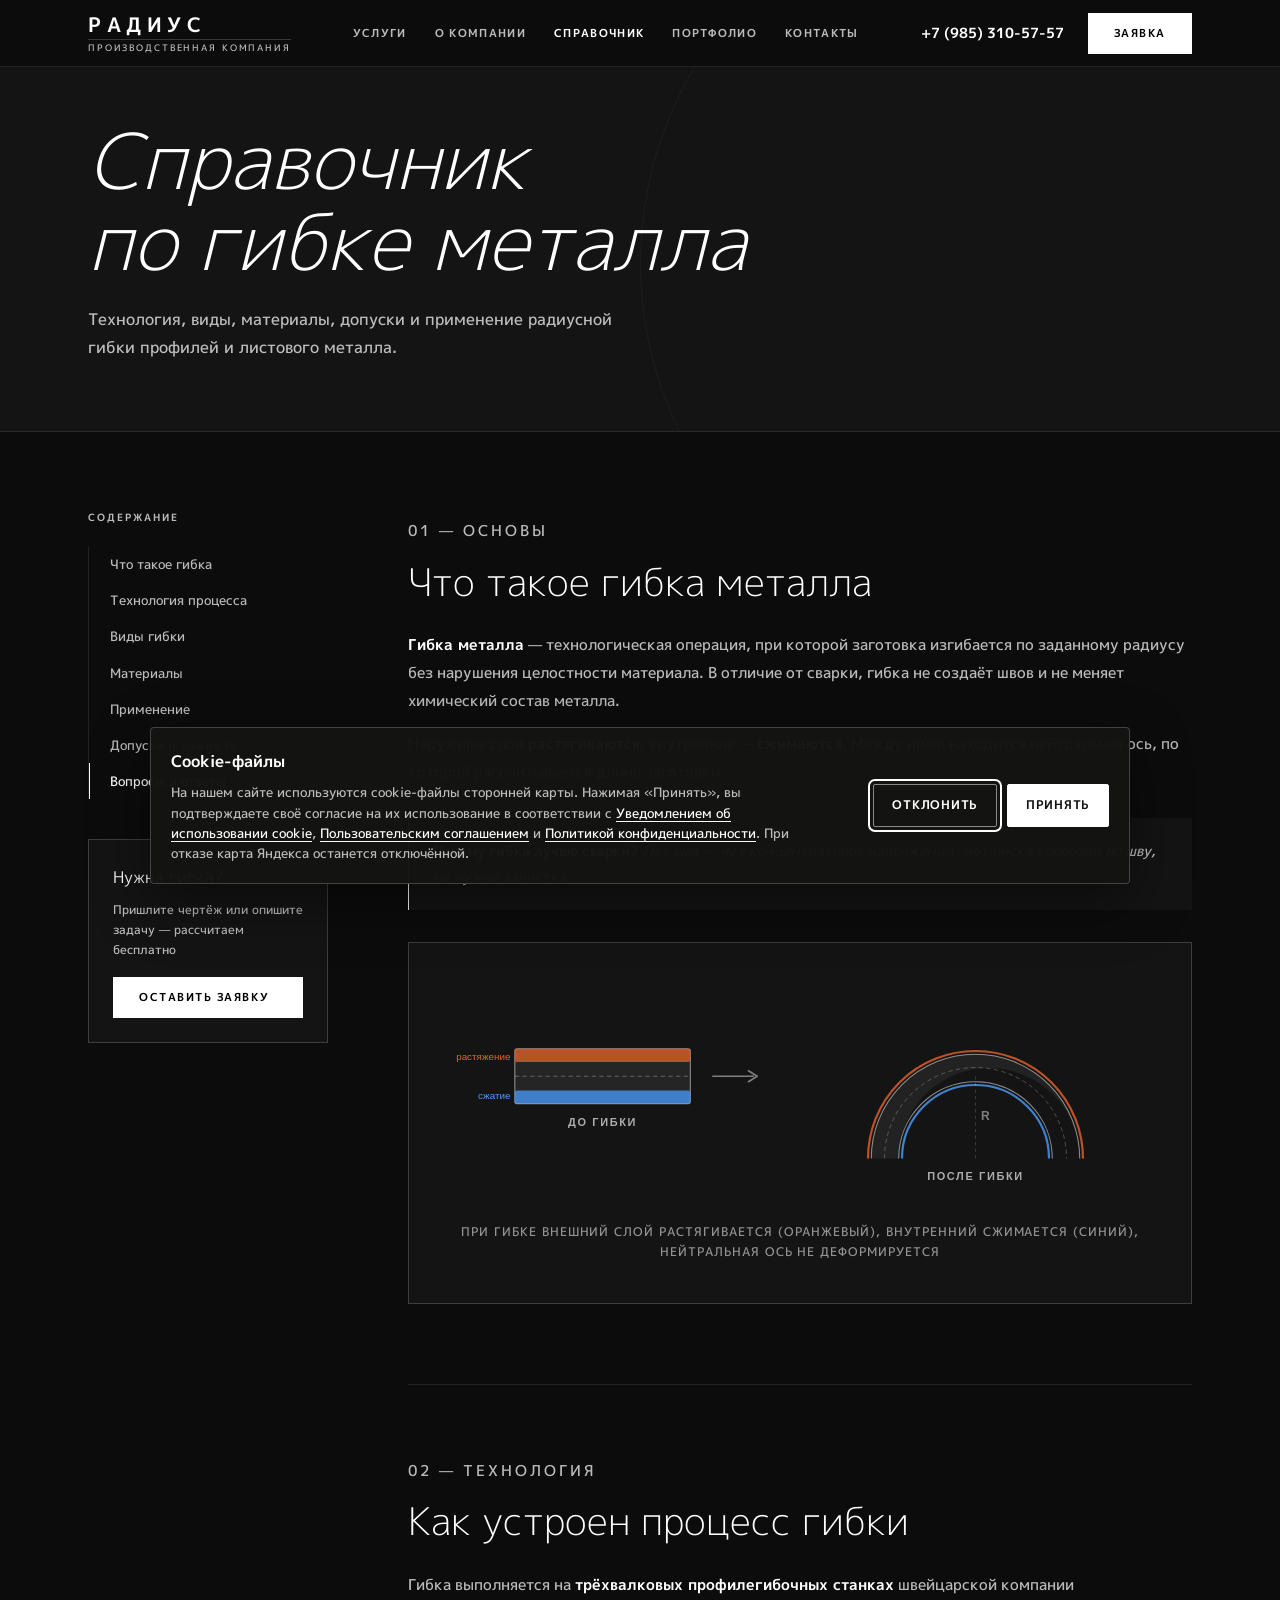
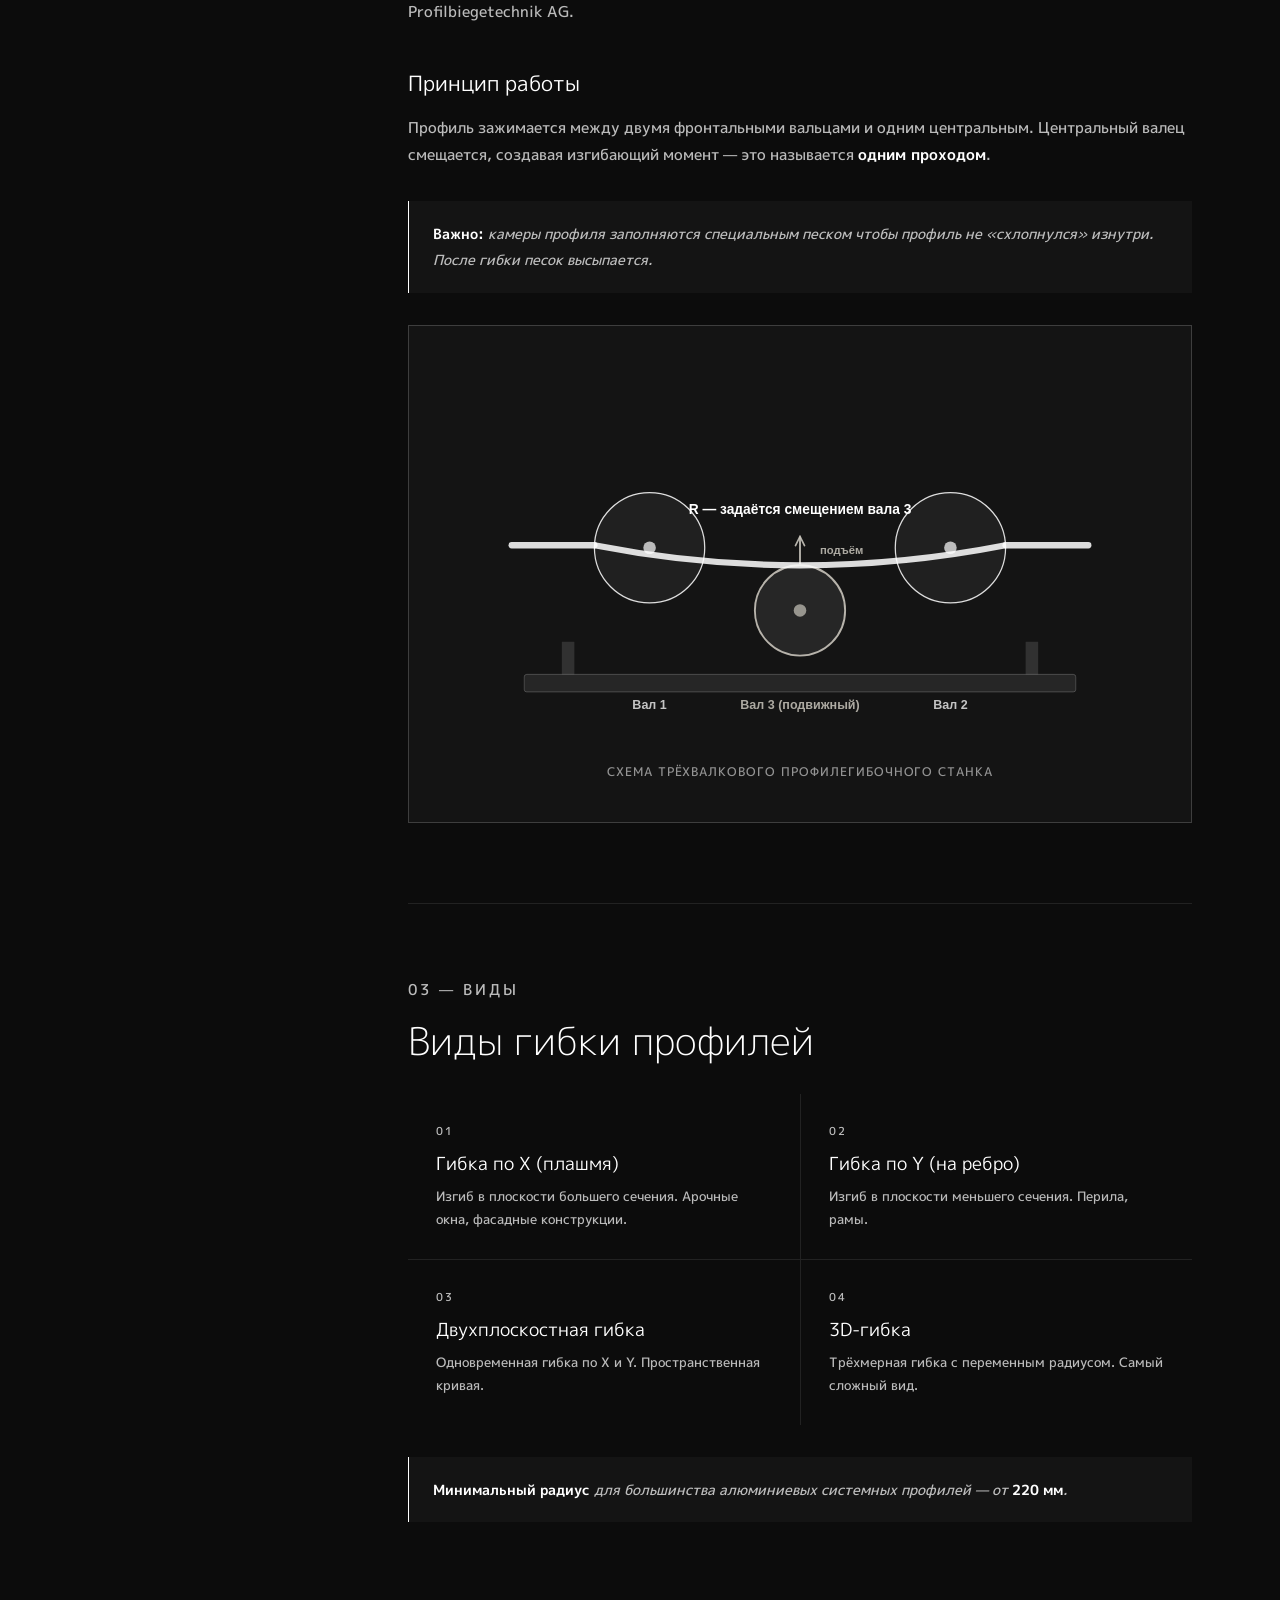
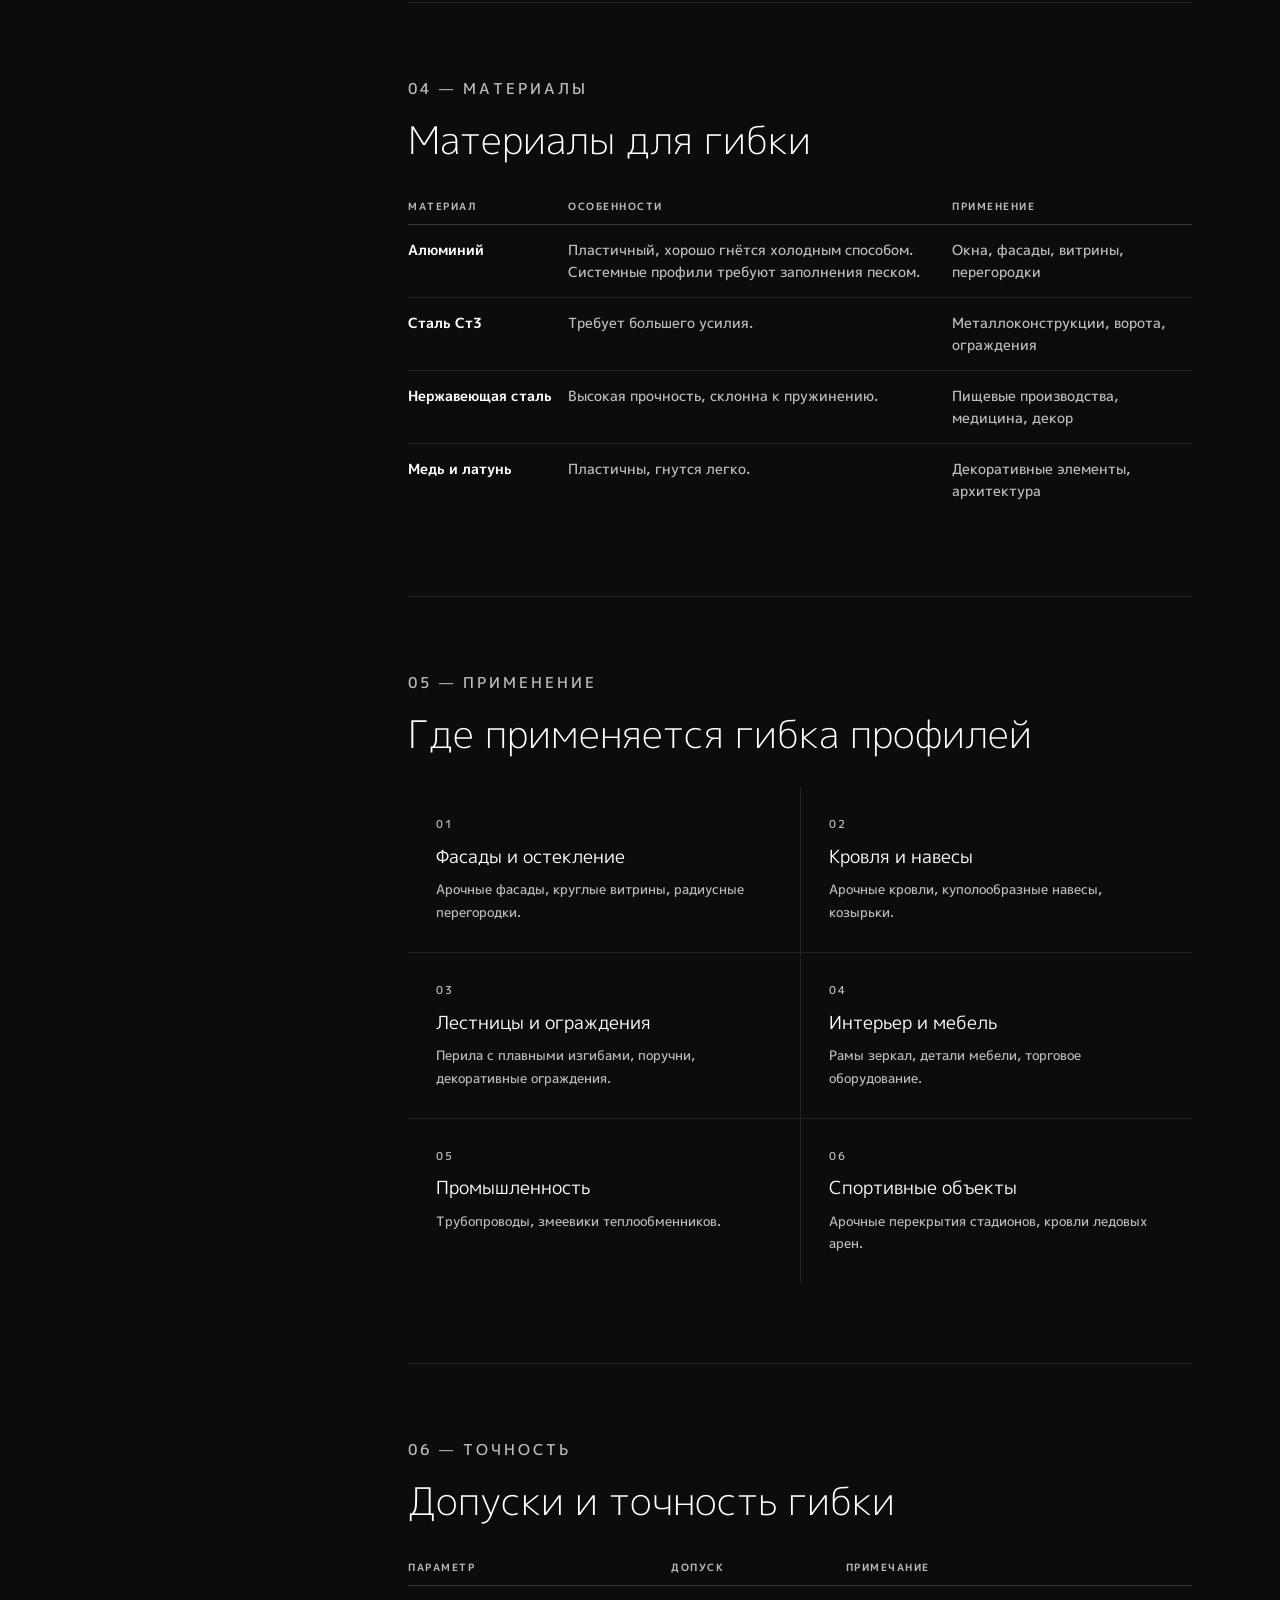
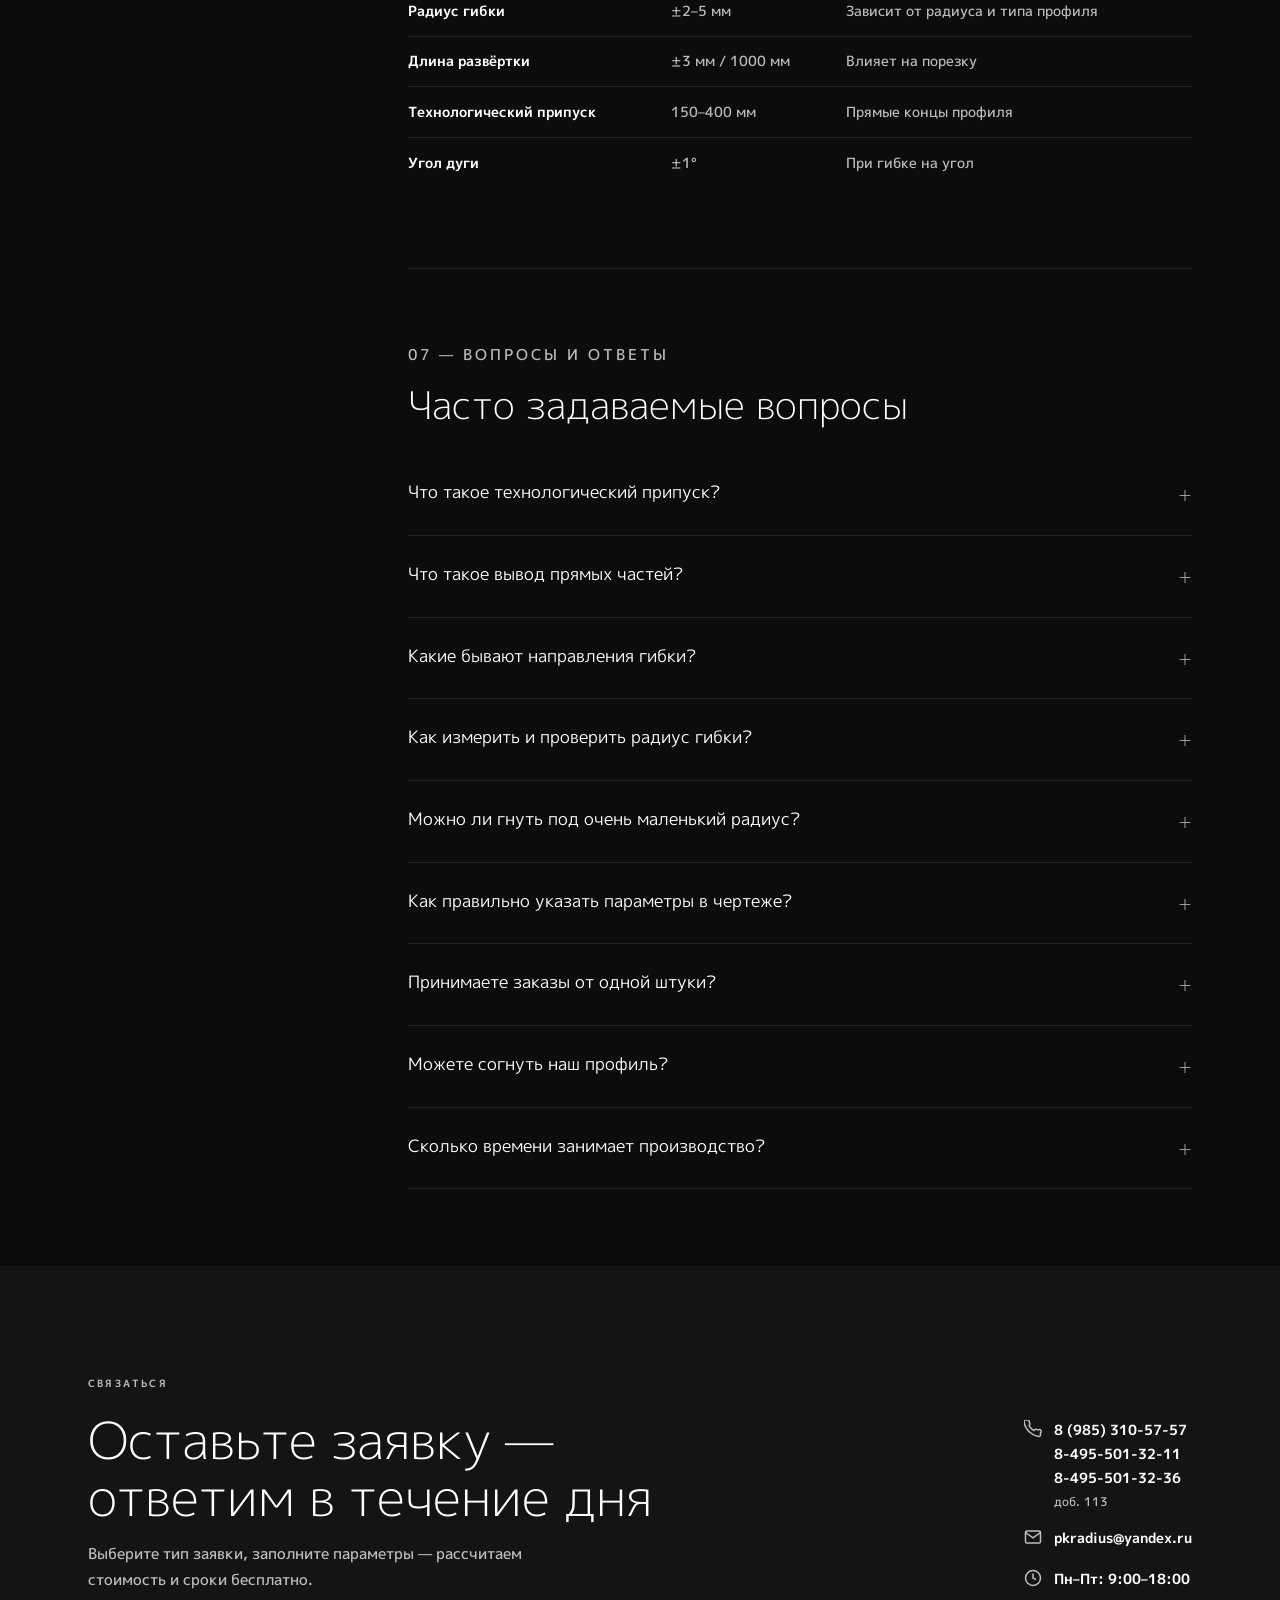
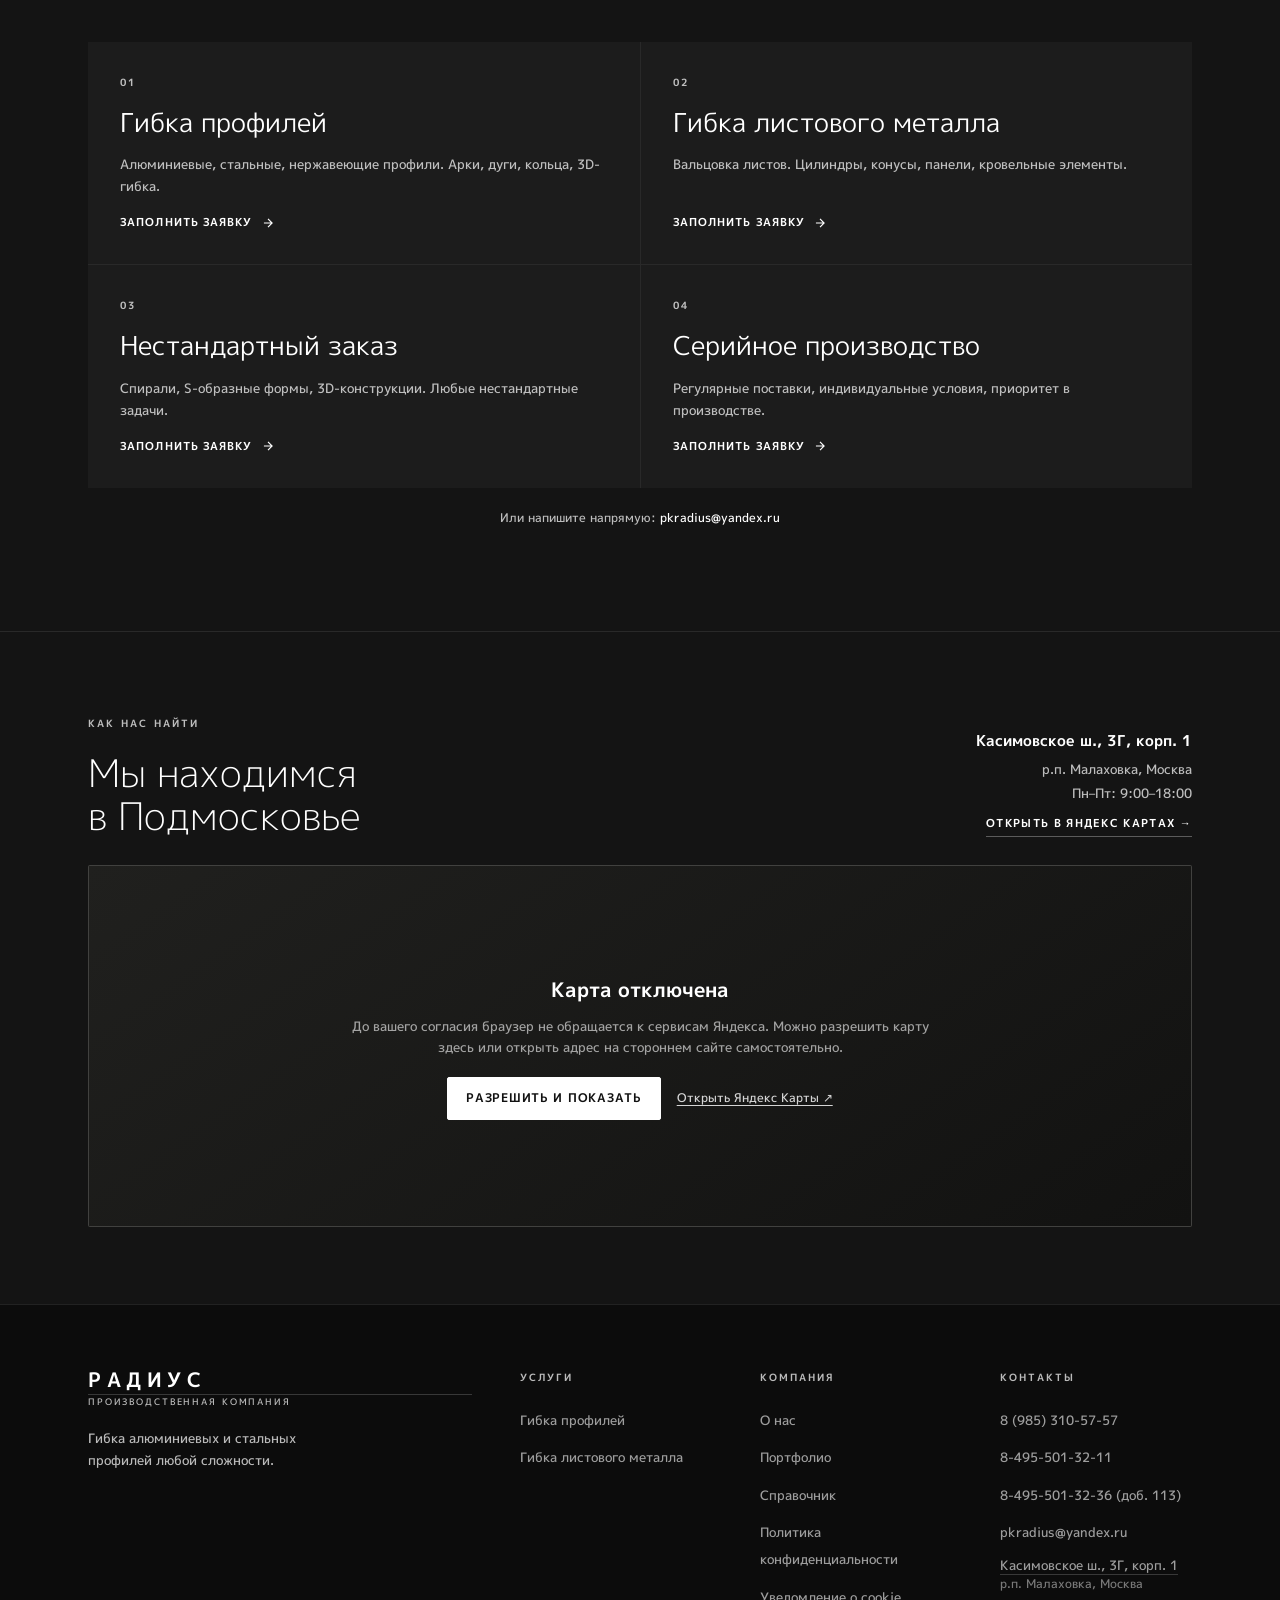
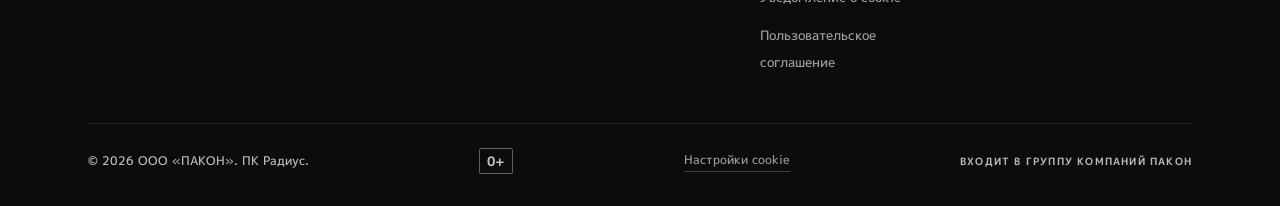
<file: pkradiusweb-main/spravochnik.html>
<!DOCTYPE html>
<html lang="ru">
<head>
<meta charset="UTF-8">
<meta name="viewport" content="width=device-width, initial-scale=1.0">
<title>Справочник по гибке металла — Радиус</title>
<meta name="description" content="Справочник ПК Радиус по технологии гибки металлических профилей, материалам, допускам и применению.">
<link rel="stylesheet" href="fonts.css">
<link rel="stylesheet" href="privacy.css">
<script src="privacy.js" defer></script>
<style>

/* ── TOKENS ─────────────────────────────────────── */
:root {
  --bg:    #0c0c0c;
  --bg2:   #141414;
  --bg3:   #1c1c1c;
  --line:  rgba(255,255,255,0.09);
  --line2: rgba(255,255,255,0.18);
  --white: #ffffff;
  --muted: rgba(255,255,255,0.72);
  --accent: #c8c4bb;
  --font-d: 'M PLUS 1p', sans-serif;
  --font-b: 'M PLUS 1p', sans-serif;
  --max:   1200px;
}
*, *::before, *::after { box-sizing: border-box; margin: 0; padding: 0; }
html { scroll-behavior: smooth; }
body {
  background: var(--bg);
  color: var(--white);
  font-family: var(--font-b);
  font-weight: 500;
  font-size: 16px;
  line-height: 1.7;
  -webkit-font-smoothing: antialiased;
}
a { color: inherit; text-decoration: none; }

/* ── UTILS ──────────────────────────────────────── */
.wrap    { max-width: var(--max); margin: 0 auto; padding: 0 clamp(1.25rem,5vw,3rem); }
.section { padding: clamp(4rem,8vw,7rem) 0; }
.hr      { height: 1px; background: var(--line); }
.tag {
  display: inline-block; font-size: 10px; font-weight: 600;
  letter-spacing: 0.22em; text-transform: uppercase;
  color: var(--muted); margin-bottom: 1.25rem;
}

/* ── BUTTONS ─────────────────────────────────────── */
.btn {
  font-family: var(--font-b); font-size: 11px; font-weight: 600;
  letter-spacing: 0.14em; text-transform: uppercase;
  padding: 12px 26px; cursor: pointer; border: none;
  transition: all 0.2s; white-space: nowrap;
  display: inline-flex; align-items: center; gap: 8px;
}
.btn-w { background: var(--white); color: #000; }
.btn-w:hover { opacity: 0.85; }
.btn-o { background: transparent; color: var(--white); border: 0.5px solid var(--line2); }
.btn-o:hover { border-color: var(--white); }

/* ── LOGO ────────────────────────────────────────── */
.logo { display: flex; flex-direction: column; line-height: 1; cursor: default; }
.logo-word {
  font-family: var(--font-b); font-weight: 600; font-size: 20px;
  letter-spacing: 0.28em; color: var(--white); text-transform: uppercase;
}
.logo-rule { height: 0.5px; background: var(--line2); margin: 5px 0 4px; }
.logo-sub {
  font-size: 8.5px; font-weight: 500; letter-spacing: 0.22em;
  color: var(--muted); text-transform: uppercase;
}

/* ── HEADER ──────────────────────────────────────── */
header {
  position: fixed; top: 0; left: 0; right: 0; z-index: 100;
  background: rgba(12,12,12,0.93);
  backdrop-filter: blur(14px); -webkit-backdrop-filter: blur(14px);
  border-bottom: 1px solid var(--line);
  transition: box-shadow 0.3s;
}
header.sc { box-shadow: 0 4px 30px rgba(0,0,0,0.4); }
.hdr { display: flex; align-items: center; justify-content: space-between; height: 66px; }
nav { display: flex; gap: 1.75rem; align-items: center; white-space: nowrap; }
nav a {
  font-size: 11px; font-weight: 600; letter-spacing: 0.12em;
  text-transform: uppercase; color: var(--muted); transition: color 0.2s;
}
nav a:hover, nav a.act { color: var(--white); }
.hdr-r { display: flex; align-items: center; gap: 1.5rem; }
.phone { font-size: 14px; font-weight: 600; color: var(--white); white-space: nowrap; }

/* ── HERO ────────────────────────────────────────── */
.hero {
  min-height: 100svh; padding-top: 66px;
  display: flex; flex-direction: column;
  justify-content: flex-end; position: relative; overflow: hidden;
}
.hero-bg {
  position: absolute; inset: 0;
  background: var(--bg2);
}
/* Декоративные дуги */
.hero-bg::after {
  content: ''; position: absolute; bottom: -45%; left: 50%;
  transform: translateX(-50%); width: 140vw; height: 140vw;
  border-radius: 50%; border: 0.5px solid rgba(255,255,255,0.045);
}
.hero-bg::before {
  content: ''; position: absolute; bottom: -65%; left: 50%;
  transform: translateX(-50%); width: 200vw; height: 200vw;
  border-radius: 50%; border: 0.5px solid rgba(255,255,255,0.025);
}
.hero-ph {
  position: absolute; inset: 66px 0 0;
  background: var(--bg3);
  display: flex; align-items: center; justify-content: center;
}
.hero-ph::after {
  content: ''; position: absolute; inset: 0;
  background: linear-gradient(to bottom, transparent 25%, var(--bg) 100%);
}
.hero-ph-icon { opacity: 0.1; display: flex; flex-direction: column; align-items: center; gap: 12px; }
.hero-ph-icon svg { width: 52px; height: 52px; }
.hero-ph-icon span { font-size: 10px; letter-spacing: 0.18em; text-transform: uppercase; }
.hero-body { position: relative; z-index: 2; padding: clamp(4rem,7vw,6rem) 0 clamp(3rem,5vw,4.5rem); }
.hero-eyebrow {
  display: flex; align-items: center; gap: 12px;
  font-size: 10px; font-weight: 600; letter-spacing: 0.22em;
  text-transform: uppercase; color: var(--muted);
  margin-bottom: 1.75rem;
}
.hero-eyebrow::before { content: ''; width: 32px; height: 1px; background: var(--muted); }
h1.hero-title {
  font-family: var(--font-d); font-weight: 300; font-style: italic;
  font-size: clamp(3.2rem,7.5vw,7rem);
  line-height: 1.04; letter-spacing: -0.01em; color: var(--white);
  max-width: 860px; margin-bottom: 1.75rem;
}
h1.hero-title em { font-style: normal; font-weight: 500; }
.hero-sub {
  font-size: 16px; font-weight: 500; color: var(--muted);
  max-width: 460px; line-height: 1.75; margin-bottom: 2.75rem;
}
.hero-btns { display: flex; gap: 1rem; flex-wrap: wrap; }
.hero-scroll {
  position: absolute; bottom: 2.5rem; right: clamp(1.25rem,5vw,3rem);
  z-index: 2; display: flex; flex-direction: column; align-items: center; gap: 8px;
  font-size: 9px; font-weight: 600; letter-spacing: 0.2em; text-transform: uppercase;
  color: var(--muted);
}
.scroll-ln {
  width: 1px; height: 40px;
  background: linear-gradient(to bottom, var(--muted), transparent);
  animation: scDn 2s ease-in-out infinite;
}
@keyframes scDn {
  0%   { transform: scaleY(0); transform-origin: top; }
  50%  { transform: scaleY(1); transform-origin: top; }
  51%  { transform: scaleY(1); transform-origin: bottom; }
  100% { transform: scaleY(0); transform-origin: bottom; }
}

/* ── MARQUEE 1 — типы профилей ───────────────────── */
.marq1 { background: var(--bg3); border-top: 1px solid var(--line); border-bottom: 1px solid var(--line); overflow: hidden; }
.marq1-inner { display: flex; align-items: center; height: 44px; }
.marq-track {
  display: inline-flex; align-items: center;
  animation: marq 22s linear infinite; white-space: nowrap; flex-shrink: 0;
}
.marq-track.rev { animation-direction: reverse; animation-duration: 28s; }
.mi {
  display: inline-flex; align-items: center; gap: 20px;
  padding: 0 32px; font-size: 11px; font-weight: 600;
  letter-spacing: 0.12em; text-transform: uppercase;
  color: rgba(255,255,255,0.55);
}
.md { width: 3px; height: 3px; border-radius: 50%; background: rgba(255,255,255,0.25); flex-shrink: 0; }
@keyframes marq { from { transform: translateX(0); } to { transform: translateX(-50%); } }

/* ── STATS ───────────────────────────────────────── */
.stats { background: var(--bg2); border-bottom: 1px solid var(--line); }
.stats-grid { display: grid; grid-template-columns: repeat(3,1fr); }
.stat { padding: clamp(1.5rem,4vw,2.5rem) clamp(1.5rem,3vw,2.5rem); border-right: 1px solid var(--line); }
.stat:last-child { border-right: none; }
.stat-num {
  font-family: var(--font-d); font-weight: 300;
  font-size: clamp(2.8rem,5vw,4.5rem); line-height: 1; color: var(--white);
}
.stat-lbl { font-size: 12px; font-weight: 600; letter-spacing: 0.08em; text-transform: uppercase; color: var(--muted); margin-top: 4px; }

/* ── SERVICES ────────────────────────────────────── */
.svc-hd { display: flex; justify-content: space-between; align-items: flex-end; margin-bottom: clamp(2.5rem,5vw,4rem); }
.sec-t {
  font-family: var(--font-d); font-weight: 300;
  font-size: clamp(2.2rem,4vw,3.5rem); line-height: 1.1; color: var(--white);
}
.svc-grid { display: grid; grid-template-columns: 1fr 1fr; gap: 1px; background: var(--line); }
.svc-card {
  background: var(--bg); padding: clamp(2rem,4vw,3rem);
  display: flex; flex-direction: column; gap: 1.25rem;
  transition: background 0.3s; position: relative; overflow: hidden;
}
.svc-card::after {
  content: ''; position: absolute; bottom: 0; left: 0;
  width: 0; height: 1px; background: var(--white);
  transition: width 0.4s ease;
}
.svc-card:hover { background: var(--bg2); }
.svc-card:hover::after { width: 100%; }
.svc-photo { height: clamp(150px,18vw,210px); background: var(--bg3); margin: 0 calc(-1 * clamp(2rem,4vw,3rem)); margin-bottom: -0.5rem; display: flex; align-items: center; justify-content: center; }
.svc-n { font-size: 11px; font-weight: 600; letter-spacing: 0.2em; color: var(--muted); }
.svc-name { font-family: var(--font-d); font-weight: 400; font-size: clamp(1.5rem,2.4vw,2rem); color: var(--white); line-height: 1.2; }
.svc-desc { font-size: 15px; font-weight: 500; color: var(--muted); line-height: 1.75; flex: 1; }
.svc-tags { display: flex; flex-wrap: wrap; gap: 8px; margin-top: auto; }
.svc-tag { font-size: 10px; font-weight: 600; letter-spacing: 0.1em; text-transform: uppercase; color: var(--muted); border: 0.5px solid var(--line2); padding: 4px 10px; }

/* ── PORTFOLIO ───────────────────────────────────── */
.pf-intro { display: grid; grid-template-columns: 1fr 1fr; gap: 4rem; align-items: end; margin-bottom: clamp(2.5rem,5vw,4rem); }
.pf-grid { display: grid; grid-template-columns: repeat(3,1fr); gap: 1px; background: var(--line); }
.pf-item { background: var(--bg3); aspect-ratio: 4/3; position: relative; overflow: hidden; cursor: pointer; }
.pf-item:first-child { grid-column: span 2; aspect-ratio: 16/9; }
.pf-ph { position: absolute; inset: 0; display: flex; align-items: center; justify-content: center; flex-direction: column; gap: 8px; opacity: 0.12; }
.pf-ph svg { width: 28px; height: 28px; }
.pf-ph span { font-size: 9px; font-weight: 600; letter-spacing: 0.16em; text-transform: uppercase; }
.pf-ov { position: absolute; inset: 0; background: rgba(12,12,12,0.78); display: flex; flex-direction: column; justify-content: flex-end; padding: 1.25rem; opacity: 0; transition: opacity 0.3s; }
.pf-item:hover .pf-ov { opacity: 1; }
.pf-title { font-family: var(--font-d); font-size: 1.1rem; font-weight: 400; color: var(--white); }
.pf-meta { font-size: 11px; font-weight: 600; letter-spacing: 0.1em; color: var(--muted); text-transform: uppercase; }
.pf-foot { margin-top: 2rem; display: flex; justify-content: center; }

/* ── PROCESS ─────────────────────────────────────── */
.proc-grid { display: grid; grid-template-columns: repeat(4,1fr); gap: 1px; background: var(--line); margin-top: clamp(2.5rem,5vw,4rem); }
.proc-step { background: var(--bg); padding: 2rem 1.75rem; display: flex; flex-direction: column; gap: 1rem; }
.proc-n { font-family: var(--font-d); font-size: 2rem; font-weight: 300; color: var(--line2); line-height: 1; }
.proc-name { font-size: 14px; font-weight: 600; color: var(--white); }
.proc-desc { font-size: 14px; font-weight: 500; color: var(--muted); line-height: 1.7; }

/* ── ABOUT ───────────────────────────────────────── */
.ab-grid { display: grid; grid-template-columns: 1fr 1fr; gap: clamp(3rem,7vw,7rem); align-items: center; }
.ab-photo { aspect-ratio: 4/5; background: var(--bg3); display: flex; align-items: center; justify-content: center; }
.ab-txt { display: flex; flex-direction: column; gap: 1.5rem; }
.ab-lead { font-family: var(--font-d); font-weight: 300; font-size: clamp(1.4rem,2.5vw,1.9rem); line-height: 1.4; color: var(--white); }
.ab-body { font-size: 15px; font-weight: 500; color: var(--muted); line-height: 1.8; }
.ab-lnk {
  font-size: 11px; font-weight: 600; letter-spacing: 0.14em; text-transform: uppercase;
  color: var(--white); display: inline-flex; align-items: center; gap: 8px;
  border-bottom: 0.5px solid var(--line2); padding-bottom: 4px;
  transition: border-color 0.2s, gap 0.2s; width: fit-content;
}
.ab-lnk:hover { border-color: var(--white); gap: 14px; }

/* ── MARQUEE 2 — партнёры ────────────────────────── */
.marq2 { background: var(--bg2); border-top: 1px solid var(--line); border-bottom: 1px solid var(--line); }
.marq2-hd { padding: 1rem 0; border-bottom: 1px solid var(--line); }
.marq2-lbl { font-size: 10px; font-weight: 600; letter-spacing: 0.2em; text-transform: uppercase; color: var(--muted); }
.marq2-body { overflow: hidden; padding: 1rem 0; }
.pi { display: inline-flex; align-items: center; gap: 22px; padding: 0 36px; font-size: 13px; font-weight: 600; color: rgba(255,255,255,0.55); letter-spacing: 0.04em; }
.ps { width: 4px; height: 4px; border-radius: 50%; background: rgba(255,255,255,0.2); flex-shrink: 0; }

/* ── FORM ────────────────────────────────────────── */
.form-sec { background: var(--bg2); }
.form-grid { display: grid; grid-template-columns: 1fr 1fr; gap: clamp(3rem,7vw,7rem); align-items: start; }
.form-lead { font-family: var(--font-d); font-weight: 300; font-size: clamp(1.8rem,3.2vw,2.8rem); line-height: 1.15; color: var(--white); margin-bottom: 1.5rem; }
.form-note { font-size: 15px; font-weight: 500; color: var(--muted); line-height: 1.8; }
.contacts { margin-top: 1.75rem; display: flex; flex-direction: column; gap: 0.875rem; }
.c-row { display: flex; align-items: flex-start; gap: 10px; font-size: 14px; }
.c-ico { flex-shrink: 0; width: 20px; color: var(--muted); margin-top: 2px; }
.c-val { font-weight: 600; color: var(--white); }
.c-val a { color: var(--white); }
.c-val a:hover { opacity: 0.75; }
.c-sub { font-size: 12px; font-weight: 500; color: var(--muted); margin-top: 2px; }
.form { display: flex; flex-direction: column; gap: 1px; }
.ff input, .ff textarea {
  width: 100%; background: var(--bg3); border: none; border-bottom: 0.5px solid var(--line2);
  color: var(--white); font-family: var(--font-b); font-size: 14px; font-weight: 500;
  padding: 17px 0; outline: none; transition: border-color 0.2s;
}
.ff textarea { resize: none; height: 110px; padding-top: 17px; }
.ff input::placeholder, .ff textarea::placeholder { color: rgba(255,255,255,0.38); font-size: 13px; }
.ff input:focus, .ff textarea:focus { border-color: rgba(255,255,255,0.55); }
.consent-row { display: flex; align-items: flex-start; gap: 12px; margin: 1.5rem 0 1rem; cursor: pointer; }
.cb-box { width: 16px; height: 16px; border: 0.5px solid var(--line2); flex-shrink: 0; margin-top: 2px; position: relative; transition: all 0.15s; }
.cb-box.on { background: var(--white); border-color: var(--white); }
.cb-box.on::after { content: ''; position: absolute; left: 4px; top: 1px; width: 5px; height: 9px; border: 1.5px solid #000; border-top: none; border-left: none; transform: rotate(45deg); }
.consent-txt { font-size: 12px; font-weight: 500; color: var(--muted); line-height: 1.6; }
.consent-txt a { color: var(--white); border-bottom: 0.5px solid var(--line2); }
.form-sbmt { display: flex; align-items: center; gap: 1.5rem; }
.form-priv { font-size: 10px; font-weight: 500; color: var(--muted); line-height: 1.6; max-width: 220px; }
#sbtn:disabled { opacity: 0.35; cursor: not-allowed; }
.form-ok { display: none; padding: 1.5rem; border: 0.5px solid var(--line2); text-align: center; margin-top: 1rem; }
.form-ok.show { display: block; }
.form-ok strong { font-family: var(--font-d); font-size: 1.2rem; font-weight: 400; color: var(--white); display: block; margin-bottom: 0.4rem; }
.form-ok p { font-size: 14px; font-weight: 500; color: var(--muted); }

/* ── FOOTER ──────────────────────────────────────── */
footer { background: var(--bg); border-top: 1px solid var(--line); padding: clamp(2.5rem,5vw,4rem) 0 2rem; }
.foot-grid { display: grid; grid-template-columns: 2fr 1fr 1fr 1fr; gap: 3rem; margin-bottom: 3rem; }
.foot-desc { font-size: 13px; font-weight: 500; color: var(--muted); line-height: 1.7; margin-top: 1rem; max-width: 260px; }
.foot-t { font-size: 10px; font-weight: 600; letter-spacing: 0.2em; text-transform: uppercase; color: var(--muted); margin-bottom: 1.25rem; }
.foot-links { list-style: none; display: flex; flex-direction: column; gap: 0.65rem; }
.foot-links a { font-size: 13px; font-weight: 500; color: rgba(255,255,255,0.6); transition: color 0.2s; }
.foot-links a:hover { color: var(--white); }
.foot-bot { border-top: 1px solid var(--line); padding-top: 1.5rem; display: flex; justify-content: space-between; align-items: center; flex-wrap: wrap; gap: 1rem; }
.foot-copy { font-size: 12px; font-weight: 500; color: var(--muted); }
.foot-gk { font-size: 10px; font-weight: 600; letter-spacing: 0.12em; text-transform: uppercase; color: var(--muted); }
.foot-gk a { transition: color 0.2s; }
.foot-gk a:hover { color: var(--white); }

/* ── STICKY ──────────────────────────────────────── */
.sticky { position: fixed; bottom: 1.5rem; right: 1.5rem; z-index: 99; opacity: 0; transform: translateY(10px); transition: opacity 0.3s, transform 0.3s; pointer-events: none; }
.sticky.on { opacity: 1; transform: none; pointer-events: all; }

/* ── ANIMATIONS ──────────────────────────────────── */
@keyframes fadeUp { from { opacity: 0; transform: translateY(22px); } to { opacity: 1; transform: none; } }
.fu { opacity: 1; }
.fu.ready { opacity: 0; }
.fu.ready.in { animation: fadeUp 0.65s ease forwards; }
.fu.ready.d1.in { animation-delay: 0.1s; }
.fu.ready.d2.in { animation-delay: 0.2s; }
.fu.ready.d3.in { animation-delay: 0.3s; }
.fu.ready.in { animation: fadeUp 0.65s ease forwards; }
.fu.d1.in { animation-delay: 0.1s; }
.fu.d2.in { animation-delay: 0.2s; }
.fu.d3.in { animation-delay: 0.3s; }
.fu.d4.in { animation-delay: 0.4s; }

/* ── RESPONSIVE ──────────────────────────────────── */
@media (max-width: 900px) {
  nav { display: none; }
  .svc-grid { grid-template-columns: 1fr; }
  .pf-grid { grid-template-columns: 1fr 1fr; }
  .pf-item:first-child { grid-column: span 2; }
  .proc-grid { grid-template-columns: 1fr 1fr; }
  .ab-grid, .form-grid, .pf-intro { grid-template-columns: 1fr; }
  .foot-grid { grid-template-columns: 1fr 1fr; }
  .stats-grid { grid-template-columns: 1fr; }
  .stat { border-right: none; border-bottom: 1px solid var(--line); }
  .stat:last-child { border-bottom: none; }
}
@media (max-width: 560px) {
  .pf-grid { grid-template-columns: 1fr; }
  .pf-item:first-child { grid-column: span 1; aspect-ratio: 4/3; }
  .proc-grid { grid-template-columns: 1fr; }
  .foot-grid { grid-template-columns: 1fr; }
}
.addr-lnk { color: inherit; border-bottom: 0.5px solid var(--line2); transition: opacity 0.2s; }
.addr-lnk:hover { opacity: 0.7; }


.page-hero { padding: 120px 0 70px; background: var(--bg2); border-bottom: 1px solid var(--line); position: relative; overflow: hidden; }
.page-hero::before { content: ''; position: absolute; bottom: -50%; right: -10%; width: 60vw; height: 60vw; border-radius: 50%; border: 0.5px solid rgba(255,255,255,0.04); }
.bc { display: flex; align-items: center; gap: 8px; font-size: 11px; font-weight: 600; letter-spacing: 0.12em; text-transform: uppercase; color: var(--muted); margin-bottom: 2rem; }
.bc a:hover { color: var(--white); }
.bc-sep { opacity: 0.3; }
.pg-title { font-family: var(--font-d); font-weight: 300; font-style: italic; font-size: clamp(2.8rem,6vw,5.5rem); line-height: 1.05; color: var(--white); margin-bottom: 1.5rem; }
.pg-desc { font-size: 16px; font-weight: 500; color: var(--muted); max-width: 540px; line-height: 1.75; }
.page-layout { max-width: var(--max); margin: 0 auto; padding: clamp(3rem,6vw,6rem) clamp(1.25rem,5vw,3rem); display: grid; grid-template-columns: 240px 1fr; gap: 5rem; align-items: start; }
.sidebar { position: sticky; top: 88px; }
.sb-t { font-size: 10px; font-weight: 600; letter-spacing: 0.2em; text-transform: uppercase; color: var(--muted); margin-bottom: 1.25rem; }
.sb-nav { list-style: none; padding: 0; border-left: 0.5px solid var(--line); }
.sb-nav a { display: block; padding: 9px 0 9px 1.25rem; font-size: 13px; font-weight: 500; color: var(--muted); transition: color 0.2s, border-color 0.2s; border-left: 1.5px solid transparent; margin-left: -0.5px; line-height: 1.4; }
.sb-nav a:hover { color: var(--white); }
.sb-nav a.act { color: var(--white); border-left-color: var(--white); }
.sb-cta { margin-top: 2.5rem; padding: 1.5rem; border: 0.5px solid var(--line2); background: var(--bg2); }
.sb-cta p { font-size: 12px; font-weight: 500; color: var(--muted); line-height: 1.7; margin-bottom: 1rem; }
.sb-cta strong { display: block; font-family: var(--font-d); font-size: 1rem; font-weight: 400; color: var(--white); margin-bottom: 0.5rem; }
.art-sec { padding-top: 0.5rem; margin-bottom: 5rem; scroll-margin-top: 88px; }
.art-sec:last-child { margin-bottom: 0; }
.eyebrow { font-size: 10px; font-weight: 600; letter-spacing: 0.2em; text-transform: uppercase; color: var(--muted); margin-bottom: 1rem; }
.art-sec h2 { font-family: var(--font-d); font-weight: 300; font-size: clamp(1.8rem,3vw,2.8rem); line-height: 1.1; color: var(--white); margin-bottom: 1.75rem; }
.art-sec h3 { font-family: var(--font-d); font-weight: 400; font-size: 1.3rem; color: var(--white); margin: 2.5rem 0 0.75rem; }
.art-sec p { font-size: 15px; font-weight: 500; color: var(--muted); line-height: 1.85; margin-bottom: 1rem; }
.art-sec p strong { color: var(--white); font-weight: 600; }
.art-div { height: 1px; background: var(--line); margin: 4rem 0; }
.art-hl { border-left: 1.5px solid var(--white); padding: 1.25rem 1.5rem; background: var(--bg2); margin: 2rem 0; }
.art-hl p { margin: 0; font-size: 14px; color: var(--muted); font-style: italic; }
.art-hl p strong { color: var(--white); font-style: normal; }
.art-schema { background: var(--bg2); border: 0.5px solid var(--line2); padding: 2.5rem; margin: 2rem 0; display: flex; flex-direction: column; align-items: center; gap: 1.25rem; }
.art-schema figcaption { font-size: 12px; font-weight: 500; letter-spacing: 0.08em; text-transform: uppercase; color: var(--muted); text-align: center; opacity: 0.75; }
.cards { display: grid; grid-template-columns: 1fr 1fr; gap: 1px; background: var(--line); margin: 2rem 0; }
.card { background: var(--bg); padding: 1.75rem; transition: background 0.2s; }
.card:hover { background: var(--bg2); }
.card-n { font-family: var(--font-d); font-size: 11px; letter-spacing: 0.2em; color: var(--muted); margin-bottom: 0.75rem; }
.card h4 { font-family: var(--font-d); font-weight: 400; font-size: 1.1rem; color: var(--white); margin-bottom: 0.6rem; line-height: 1.3; }
.card p { font-size: 13px; font-weight: 500; color: var(--muted); line-height: 1.75; margin: 0; }
.art-tbl { width: 100%; border-collapse: collapse; margin: 1.5rem 0 2rem; font-size: 14px; }
.art-tbl thead tr { border-bottom: 0.5px solid var(--line2); }
.art-tbl th { text-align: left; padding: 9px 12px 9px 0; font-weight: 600; font-size: 10px; letter-spacing: 0.15em; text-transform: uppercase; color: var(--muted); }
.art-tbl td { padding: 0.85rem 1rem 0.85rem 0; color: var(--muted); font-weight: 500; border-bottom: 0.5px solid var(--line); line-height: 1.6; vertical-align: top; }
.art-tbl td:first-child { color: var(--white); font-weight: 600; white-space: nowrap; }
.art-tbl tr:last-child td { border-bottom: none; }
.art-ul { list-style: none; margin: 0.75rem 0 1.25rem; padding: 0; }
.art-ul li { font-size: 14px; font-weight: 500; color: var(--muted); line-height: 1.8; padding-left: 1.25rem; position: relative; margin-bottom: 0.25rem; }
.art-ul li::before { content: '—'; position: absolute; left: 0; color: rgba(255,255,255,0.2); }
.art-ul li strong { color: var(--white); font-weight: 600; }
.faq-item { border-bottom: 0.5px solid var(--line); padding: 1.5rem 0; }
.faq-item:first-child { border-top: 0.5px solid var(--line); }
.faq-q { font-family: var(--font-d); font-weight: 400; font-size: 1.05rem; color: var(--white); cursor: pointer; display: flex; justify-content: space-between; align-items: flex-start; gap: 1rem; user-select: none; }
.faq-q::after { content: '+'; font-family: var(--font-b); font-weight: 300; font-size: 1.2rem; color: var(--muted); flex-shrink: 0; transition: transform 0.2s; }
.faq-item.open .faq-q::after { transform: rotate(45deg); }
.faq-a { font-size: 14px; font-weight: 500; color: var(--muted); max-height: 0; overflow: hidden; transition: max-height 0.3s ease, margin 0.3s ease; line-height: 1.8; }
.faq-item.open .faq-a { max-height: 500px; margin-top: 1rem; }
.addr-lnk { color: inherit; border-bottom: 0.5px solid var(--line2); transition: opacity 0.2s; }
.addr-lnk:hover { opacity: 0.7; }
@media (max-width: 900px) { nav { display: none; } .page-layout { grid-template-columns: 1fr; gap: 3rem; } .sidebar { position: static; } .sb-nav { display: block; } .sb-cta { display: none; } .cards { grid-template-columns: 1fr; } }


/* ── BURGER MENU ─────────────────────────────────── */
.burger {
  display: none;
  flex-direction: column;
  gap: 5px;
  cursor: pointer;
  padding: 6px;
  background: none;
  border: none;
  z-index: 201;
}
.burger span {
  display: block;
  width: 22px;
  height: 2px;
  background: var(--white);
  border-radius: 2px;
  transition: all 0.3s ease;
  transform-origin: center;
}
.burger.open span:nth-child(1) { transform: translateY(7px) rotate(45deg); }
.burger.open span:nth-child(2) { opacity: 0; }
.burger.open span:nth-child(3) { transform: translateY(-7px) rotate(-45deg); }

.mob-menu {
  display: none;
  position: fixed;
  top: 66px;
  left: 0; right: 0;
  background: rgba(12,12,12,0.98);
  backdrop-filter: blur(14px);
  border-bottom: 1px solid var(--line);
  z-index: 199;
  flex-direction: column;
  padding: 1.5rem clamp(1.25rem,5vw,3rem);
  gap: 0;
  animation: slideDown 0.25s ease;
}
.mob-menu.open { display: flex; }
@keyframes slideDown {
  from { opacity: 0; transform: translateY(-8px); }
  to   { opacity: 1; transform: none; }
}
.mob-menu a {
  font-size: 14px;
  font-weight: 600;
  letter-spacing: 0.1em;
  text-transform: uppercase;
  color: var(--muted);
  padding: 1rem 0;
  border-bottom: 0.5px solid var(--line);
  transition: color 0.2s;
  display: block;
}
.mob-menu a:last-child { border-bottom: none; }
.mob-menu a:hover, .mob-menu a.act { color: var(--white); }
.mob-menu-phone {
  font-size: 16px;
  font-weight: 600;
  color: var(--white);
  padding: 1rem 0;
  border-bottom: 0.5px solid var(--line);
  display: block;
}
.mob-menu-btn {
  margin-top: 1rem;
  width: 100%;
  justify-content: center;
}

@media (max-width: 900px) {
  .burger { display: flex; }
  nav { display: none !important; }
  .hdr-r .btn { display: none; }
  .hdr-r .phone { display: none; }
}


.sr { opacity: 0; transform: translateY(24px); transition: opacity 0.7s ease, transform 0.7s ease; }
.sr.visible { opacity: 1; transform: none; }
.sr-d1 { transition-delay: 0.1s; }
.sr-d2 { transition-delay: 0.2s; }
.sr-d3 { transition-delay: 0.3s; }
</style>
</head>
<body>
<div class="sticky" id="stk">
  <button class="btn btn-w" onclick="location.href='index.html#form'">Оставить заявку</button>
</div>

<!-- HEADER -->
<header id="hdr">
  <div class="wrap">
    <div class="hdr">
      <a href="index.html" class="logo">
        <div class="logo-word">Радиус</div>
        <div class="logo-rule"></div>
        <div class="logo-sub">Производственная компания</div>
      </a>
      <nav>
        <a href="index.html#services">Услуги</a>
        <a href="about.html">О компании</a>
        <a href="spravochnik.html" class="act">Справочник</a>
        <a href="portfolio.html">Портфолио</a>
        <a href="index.html#form">Контакты</a>
      </nav>
      <div class="hdr-r">
        <a href="tel:+79853105757" class="phone">+7 (985) 310-57-57</a>
        <button class="btn btn-w" onclick="location.href='index.html#form'">Заявка</button>
              <button class="burger" id="burger" aria-label="Меню">
        <span></span><span></span><span></span>
      </button>
      </div>
    </div>
  </div>
</header>

<!-- MOBILE MENU -->
<div class="mob-menu" id="mobMenu">
  <a href="tel:+79853105757" class="mob-menu-phone">+7 (985) 310-57-57</a>
      <a href="index.html#services">Услуги</a>
      <a href="about.html">О компании</a>
      <a href="spravochnik.html" class="act">Справочник</a>
      <a href="portfolio.html">Портфолио</a>
      <a href="index.html#form">Контакты</a>
  <button class="btn btn-w mob-menu-btn" onclick="this.closest('.mob-menu').classList.remove('open');document.getElementById('burger').classList.remove('open');location.href='index.html#form'">Оставить заявку</button>
</div>

<section class="page-hero">
  <div class="wrap">
    <h1 class="pg-title fu d1">Справочник<br>по гибке металла</h1>
    <p class="pg-desc fu d2">Технология, виды, материалы, допуски и применение радиусной гибки профилей и листового металла.</p>
  </div>
</section>

<div class="page-layout">
  <aside class="sidebar">
    <p class="sb-t">Содержание</p>
    <ul class="sb-nav">
      <li><a href="#s1" class="act">Что такое гибка</a></li>
      <li><a href="#s2">Технология процесса</a></li>
      <li><a href="#s3">Виды гибки</a></li>
      <li><a href="#s4">Материалы</a></li>
      <li><a href="#s5">Применение</a></li>
      <li><a href="#s6">Допуски и точность</a></li>
      <li><a href="#s7">Вопросы и ответы</a></li>
    </ul>
    <div class="sb-cta">
      <strong>Нужна гибка?</strong>
      <p>Пришлите чертёж или опишите задачу — рассчитаем бесплатно</p>
      <button class="btn btn-w" style="width:100%" onclick="location.href='index.html#form'">Оставить заявку</button>
    </div>
  </aside>

  <article>
    <section class="art-sec fu" id="s1">
      <p class="eyebrow">01 — Основы</p>
      <h2>Что такое гибка металла</h2>
      <p><strong>Гибка металла</strong> — технологическая операция, при которой заготовка изгибается по заданному радиусу без нарушения целостности материала. В отличие от сварки, гибка не создаёт швов и не меняет химический состав металла.</p>
      <p>Наружные слои <strong>растягиваются</strong>, внутренние — <strong>сжимаются</strong>. Между ними находится нейтральная ось, по которой рассчитывается длина заготовки.</p>
      <div class="art-hl"><p><strong>Почему гибка лучше сварки?</strong> Нет шва — нет концентраторов напряжений, нет риска коррозии по шву, не нужна зачистка.</p></div>
      <figure class="art-schema">
        <svg viewBox="0 0 640 200" width="100%" fill="none" xmlns="http://www.w3.org/2000/svg">

          <!-- ── ДО ГИБКИ (левая часть, x от 60) ── -->
          <!-- Профиль — прямоугольник -->
          <rect x="60" y="60" width="160" height="50" rx="2"
                fill="rgba(255,255,255,0.07)" stroke="rgba(255,255,255,0.5)" stroke-width="1"/>
          <!-- Зона растяжения — верхняя полоса -->
          <rect x="60" y="60" width="160" height="12" rx="2"
                fill="#e8622c" opacity="0.75"/>
          <!-- Зона сжатия — нижняя полоса -->
          <rect x="60" y="98" width="160" height="12" rx="2"
                fill="#4a9eff" opacity="0.75"/>
          <!-- Нейтральная ось -->
          <line x1="60" y1="85" x2="220" y2="85"
                stroke="rgba(255,255,255,0.35)" stroke-width="0.75" stroke-dasharray="4 3"/>

          <!-- Подпись ДО ГИБКИ снизу -->
          <text x="140" y="130" text-anchor="middle"
                font-family="Jost,sans-serif" font-size="10" font-weight="600"
                fill="rgba(255,255,255,0.65)" letter-spacing="1.5">ДО ГИБКИ</text>

          <!-- Легенда слева от прямоугольника -->
          <text x="56" y="70" text-anchor="end"
                font-family="Jost,sans-serif" font-size="9" font-weight="500"
                fill="#e8622c">растяжение</text>
          <text x="56" y="106" text-anchor="end"
                font-family="Jost,sans-serif" font-size="9" font-weight="500"
                fill="#4a9eff">сжатие</text>

          <!-- ── Стрелка ── -->
          <line x1="240" y1="85" x2="278" y2="85"
                stroke="rgba(255,255,255,0.45)" stroke-width="1.5"/>
          <path d="M273 80 L281 85 L273 90"
                fill="none" stroke="rgba(255,255,255,0.45)"
                stroke-width="1.5" stroke-linecap="round" stroke-linejoin="round"/>

          <!-- ── ПОСЛЕ ГИБКИ (правая часть, дуга) ── -->
          <!-- центр дуги cx=480 cy=160, внешний r=95, внутренний r=70 -->
          <!-- Заливка профиля -->
          <path d="M385 160 A95 95 0 0 1 575 160 A70 70 0 0 0 410 160 Z"
                fill="rgba(255,255,255,0.06)"/>
          <!-- Внешний контур -->
          <path d="M385 160 A95 95 0 0 1 575 160"
                fill="none" stroke="rgba(255,255,255,0.5)" stroke-width="1"/>
          <!-- Внутренний контур -->
          <path d="M410 160 A70 70 0 0 1 550 160"
                fill="none" stroke="rgba(255,255,255,0.5)" stroke-width="1"/>
          <!-- Зона растяжения — внешняя линия оранжевая -->
          <path d="M382 160 A98 98 0 0 1 578 160"
                fill="none" stroke="#e8622c" stroke-width="2" opacity="0.8"/>
          <!-- Зона сжатия — внутренняя линия синяя -->
          <path d="M413 160 A67 67 0 0 1 547 160"
                fill="none" stroke="#4a9eff" stroke-width="2" opacity="0.8"/>
          <!-- Нейтральная ось дуги -->
          <path d="M397 160 A83 83 0 0 1 563 160"
                fill="none" stroke="rgba(255,255,255,0.3)"
                stroke-width="0.75" stroke-dasharray="4 3"/>

          <!-- Радиус R -->
          <line x1="480" y1="160" x2="480" y2="82"
                stroke="rgba(255,255,255,0.2)" stroke-width="0.75" stroke-dasharray="3 3"/>
          <text x="485" y="125" font-family="Jost,sans-serif" font-size="11"
                font-weight="600" fill="rgba(255,255,255,0.45)">R</text>

          <!-- Подпись ПОСЛЕ ГИБКИ снизу -->
          <text x="480" y="180" text-anchor="middle"
                font-family="Jost,sans-serif" font-size="10" font-weight="600"
                fill="rgba(255,255,255,0.65)" letter-spacing="1.5">ПОСЛЕ ГИБКИ</text>

        </svg>
        <figcaption>При гибке внешний слой растягивается (оранжевый), внутренний сжимается (синий), нейтральная ось не деформируется</figcaption>
      </figure>
    </section>

    <div class="art-div"></div>

    <section class="art-sec fu" id="s2">
      <p class="eyebrow">02 — Технология</p>
      <h2>Как устроен процесс гибки</h2>
      <p>Гибка выполняется на <strong>трёхвалковых профилегибочных станках</strong> швейцарской компании Profilbiegetechnik AG.</p>
      <h3>Принцип работы</h3>
      <p>Профиль зажимается между двумя фронтальными вальцами и одним центральным. Центральный валец смещается, создавая изгибающий момент — это называется <strong>одним проходом</strong>.</p>
      <div class="art-hl"><p><strong>Важно:</strong> камеры профиля заполняются специальным песком чтобы профиль не «схлопнулся» изнутри. После гибки песок высыпается.</p></div>
      <figure class="art-schema">
        <svg viewBox="0 0 560 300" width="100%" fill="none" xmlns="http://www.w3.org/2000/svg">
          <defs><marker id="ma" viewBox="0 0 10 10" refX="9" refY="5" markerWidth="6" markerHeight="6" orient="auto"><path d="M1 1L9 5L1 9" fill="none" stroke="rgba(200,196,187,0.9)" stroke-width="1.5" stroke-linecap="round"/></marker></defs>
          <rect x="60" y="246" width="440" height="14" rx="2" fill="rgba(255,255,255,0.08)" stroke="rgba(255,255,255,0.3)" stroke-width="0.5"/>
          <rect x="90" y="220" width="10" height="26" fill="rgba(255,255,255,0.12)"/>
          <rect x="460" y="220" width="10" height="26" fill="rgba(255,255,255,0.12)"/>
          <circle cx="160" cy="145" r="44" fill="rgba(255,255,255,0.05)" stroke="rgba(255,255,255,0.85)" stroke-width="1"/>
          <circle cx="160" cy="145" r="5" fill="rgba(255,255,255,0.7)"/>
          <text x="160" y="274" text-anchor="middle" font-family="Jost,sans-serif" font-size="10" fill="rgba(255,255,255,0.75)" font-weight="600">Вал 1</text>
          <circle cx="400" cy="145" r="44" fill="rgba(255,255,255,0.05)" stroke="rgba(255,255,255,0.85)" stroke-width="1"/>
          <circle cx="400" cy="145" r="5" fill="rgba(255,255,255,0.7)"/>
          <text x="400" y="274" text-anchor="middle" font-family="Jost,sans-serif" font-size="10" fill="rgba(255,255,255,0.75)" font-weight="600">Вал 2</text>
          <circle cx="280" cy="195" r="36" fill="rgba(255,255,255,0.08)" stroke="rgba(200,196,187,0.9)" stroke-width="1.5"/>
          <circle cx="280" cy="195" r="5" fill="rgba(200,196,187,0.7)"/>
          <line x1="280" y1="158" x2="280" y2="136" stroke="rgba(200,196,187,0.9)" stroke-width="1.5" marker-end="url(#ma)"/>
          <text x="296" y="150" font-family="Jost,sans-serif" font-size="9" fill="rgba(200,196,187,0.85)" font-weight="600">подъём</text>
          <text x="280" y="274" text-anchor="middle" font-family="Jost,sans-serif" font-size="10" fill="rgba(200,196,187,0.85)" font-weight="600">Вал 3 (подвижный)</text>
          <path d="M 50 143 L 116 143" stroke="rgba(255,255,255,0.85)" stroke-width="5" stroke-linecap="round"/>
          <path d="M 116 143 Q 280 175 444 143" stroke="rgba(255,255,255,0.85)" stroke-width="5" fill="none"/>
          <path d="M 444 143 L 510 143" stroke="rgba(255,255,255,0.85)" stroke-width="5" stroke-linecap="round"/>
          <text x="280" y="118" text-anchor="middle" font-family="Jost,sans-serif" font-size="11" fill="#ffffff" font-weight="700">R — задаётся смещением вала 3</text>
        </svg>
        <figcaption>Схема трёхвалкового профилегибочного станка</figcaption>
      </figure>
    </section>

    <div class="art-div"></div>

    <section class="art-sec fu" id="s3">
      <p class="eyebrow">03 — Виды</p>
      <h2>Виды гибки профилей</h2>
      <div class="cards">
        <div class="card"><div class="card-n">01</div><h4>Гибка по X (плашмя)</h4><p>Изгиб в плоскости большего сечения. Арочные окна, фасадные конструкции.</p></div>
        <div class="card"><div class="card-n">02</div><h4>Гибка по Y (на ребро)</h4><p>Изгиб в плоскости меньшего сечения. Перила, рамы.</p></div>
        <div class="card"><div class="card-n">03</div><h4>Двухплоскостная гибка</h4><p>Одновременная гибка по X и Y. Пространственная кривая.</p></div>
        <div class="card"><div class="card-n">04</div><h4>3D-гибка</h4><p>Трёхмерная гибка с переменным радиусом. Самый сложный вид.</p></div>
      </div>
      <div class="art-hl"><p><strong>Минимальный радиус</strong> для большинства алюминиевых системных профилей — от <strong>220 мм</strong>.</p></div>
    </section>

    <div class="art-div"></div>

    <section class="art-sec fu" id="s4">
      <p class="eyebrow">04 — Материалы</p>
      <h2>Материалы для гибки</h2>
      <table class="art-tbl">
        <thead><tr><th>Материал</th><th>Особенности</th><th>Применение</th></tr></thead>
        <tbody>
          <tr><td>Алюминий</td><td>Пластичный, хорошо гнётся холодным способом. Системные профили требуют заполнения песком.</td><td>Окна, фасады, витрины, перегородки</td></tr>
          <tr><td>Сталь Ст3</td><td>Требует большего усилия.</td><td>Металлоконструкции, ворота, ограждения</td></tr>
          <tr><td>Нержавеющая сталь</td><td>Высокая прочность, склонна к пружинению.</td><td>Пищевые производства, медицина, декор</td></tr>
          <tr><td>Медь и латунь</td><td>Пластичны, гнутся легко.</td><td>Декоративные элементы, архитектура</td></tr>
        </tbody>
      </table>
    </section>

    <div class="art-div"></div>

    <section class="art-sec fu" id="s5">
      <p class="eyebrow">05 — Применение</p>
      <h2>Где применяется гибка профилей</h2>
      <div class="cards">
        <div class="card"><div class="card-n">01</div><h4>Фасады и остекление</h4><p>Арочные фасады, круглые витрины, радиусные перегородки.</p></div>
        <div class="card"><div class="card-n">02</div><h4>Кровля и навесы</h4><p>Арочные кровли, куполообразные навесы, козырьки.</p></div>
        <div class="card"><div class="card-n">03</div><h4>Лестницы и ограждения</h4><p>Перила с плавными изгибами, поручни, декоративные ограждения.</p></div>
        <div class="card"><div class="card-n">04</div><h4>Интерьер и мебель</h4><p>Рамы зеркал, детали мебели, торговое оборудование.</p></div>
        <div class="card"><div class="card-n">05</div><h4>Промышленность</h4><p>Трубопроводы, змеевики теплообменников.</p></div>
        <div class="card"><div class="card-n">06</div><h4>Спортивные объекты</h4><p>Арочные перекрытия стадионов, кровли ледовых арен.</p></div>
      </div>
    </section>

    <div class="art-div"></div>

    <section class="art-sec fu" id="s6">
      <p class="eyebrow">06 — Точность</p>
      <h2>Допуски и точность гибки</h2>
      <table class="art-tbl">
        <thead><tr><th>Параметр</th><th>Допуск</th><th>Примечание</th></tr></thead>
        <tbody>
          <tr><td>Радиус гибки</td><td>±2–5 мм</td><td>Зависит от радиуса и типа профиля</td></tr>
          <tr><td>Длина развёртки</td><td>±3 мм / 1000 мм</td><td>Влияет на порезку</td></tr>
          <tr><td>Технологический припуск</td><td>150–400 мм</td><td>Прямые концы профиля</td></tr>
          <tr><td>Угол дуги</td><td>±1°</td><td>При гибке на угол</td></tr>
        </tbody>
      </table>
    </section>

    <div class="art-div"></div>

    <section class="art-sec fu" id="s7">
      <p class="eyebrow">07 — Вопросы и ответы</p>
      <h2>Часто задаваемые вопросы</h2>
      <div class="faq-item"><div class="faq-q">Что такое технологический припуск?</div><div class="faq-a">При гибке профиля концы остаются прямыми — их нельзя согнуть из-за конструкции станка. Этот прямой участок называется технологическим припуском. Обычно он составляет 300–600 мм с каждой стороны, но зависит от сечения профиля и может достигать 1000 мм. Учитывайте это при расчёте длины заготовки.</div></div>
      <div class="faq-item"><div class="faq-q">Что такое вывод прямых частей?</div><div class="faq-a">Иногда нужен плавный переход от дуги к прямому участку. При гибке в точке перехода может появляться небольшое утолщение. Чтобы его устранить, применяется специальная операция раскатки. При проектировании важно учесть: прямой вывод возможен только по касательной к дуге.</div></div>
      <div class="faq-item"><div class="faq-q">Какие бывают направления гибки?</div><div class="faq-a">Гибка по оси X (плашмя) — радиус направлен в сторону широкой грани профиля, используется для арочного остекления. Гибка по оси Y (на ребро) — радиус в сторону торца, для молированного остекления. Двухплоскостная гибка (Rxy) — одновременно по X и Y, профиль разворачивается в пространстве. Мы также выполняем 3D-гибку по всем трём осям.</div></div>
      <div class="faq-item"><div class="faq-q">Как измерить и проверить радиус гибки?</div><div class="faq-a">Радиус можно измерить механически или электронным способом. Механический способ — по двум параметрам: длине хорды (H) и высоте хорды (h). Хорда измеряется линейкой, высота — штангенциркулем. Это надёжный способ для контроля готовых деталей.</div></div>
      <div class="faq-item"><div class="faq-q">Можно ли гнуть под очень маленький радиус?</div><div class="faq-a">Для большинства алюминиевых системных профилей минимальный радиус — от 220 мм. Для других профилей — зависит от сечения и материала. Перед запуском тиража всегда делаем пробный образец.</div></div>
      <div class="faq-item"><div class="faq-q">Как правильно указать параметры в чертеже?</div><div class="faq-a">Укажите: тип профиля, материал, направление гибки (X или Y), радиус, угол дуги, длину заготовки, количество штук. Если есть чертёж в DWG или PDF — просто пришлите, разберёмся вместе.</div></div>
      <div class="faq-item"><div class="faq-q">Принимаете заказы от одной штуки?</div><div class="faq-a">Да, работаем без минимального тиража — от одной штуки до серийных партий.</div></div>
      <div class="faq-item"><div class="faq-q">Можете согнуть наш профиль?</div><div class="faq-a">Да. Работаем как со своим материалом, так и с материалом заказчика. Профиль должен быть без механических повреждений.</div></div>
      <div class="faq-item"><div class="faq-q">Сколько времени занимает производство?</div><div class="faq-a">Стандартный срок — 3–7 рабочих дней. Срочные заказы — 1–2 дня, обсуждается индивидуально.</div></div>
    </section>
  </article>
</div>

<!-- FORM -->
<section class="section form-sec" id="form">
  <div class="wrap">
    <div style="display:flex;justify-content:space-between;align-items:flex-end;flex-wrap:wrap;gap:2rem;margin-bottom:3rem">
      <div>
        <p class="tag">Связаться</p>
        <h2 class="sec-t">Оставьте заявку —<br>ответим в течение дня</h2>
        <p style="font-size:15px;font-weight:500;color:var(--muted);margin-top:1rem;max-width:460px;line-height:1.75">Выберите тип заявки, заполните параметры — рассчитаем стоимость и сроки бесплатно.</p>
      </div>
      <div class="contacts" style="margin-top:0">
        <div class="c-row">
          <div class="c-ico"><svg width="18" height="18" viewBox="0 0 24 24" fill="none" stroke="currentColor" stroke-width="2"><path d="M22 16.92v3a2 2 0 01-2.18 2 19.79 19.79 0 01-8.63-3.07A19.5 19.5 0 013.07 10.8a19.79 19.79 0 01-3-8.57A2 2 0 012 0h3a2 2 0 012 1.72c.127.96.361 1.9.7 2.81a2 2 0 01-.45 2.11L6.91 7.91a16 16 0 006.29 6.29l1.27-1.27a2 2 0 012.11-.45c.91.34 1.85.57 2.81.7A2 2 0 0122 16.92z"/></svg></div>
          <div>
            <div class="c-val"><a href="tel:+79853105757">8 (985) 310-57-57</a><br><a href="tel:+74955013211">8-495-501-32-11</a><br><a href="tel:+74955013236">8-495-501-32-36</a></div>
            <div class="c-sub">доб. 113</div>
          </div>
        </div>
        <div class="c-row">
          <div class="c-ico"><svg width="18" height="18" viewBox="0 0 24 24" fill="none" stroke="currentColor" stroke-width="2"><path d="M4 4h16c1.1 0 2 .9 2 2v12c0 1.1-.9 2-2 2H4c-1.1 0-2-.9-2-2V6c0-1.1.9-2 2-2z"/><polyline points="22,6 12,13 2,6"/></svg></div>
          <div><div class="c-val"><a href="mailto:pkradius@yandex.ru">pkradius@yandex.ru</a></div></div>
        </div>
        <div class="c-row">
          <div class="c-ico"><svg width="18" height="18" viewBox="0 0 24 24" fill="none" stroke="currentColor" stroke-width="2"><circle cx="12" cy="12" r="10"/><polyline points="12 6 12 12 16 14"/></svg></div>
          <div><div class="c-val">Пн–Пт: 9:00–18:00</div></div>
        </div>
      </div>
    </div>
    <div style="display:grid;grid-template-columns:repeat(2,1fr);gap:1px;background:var(--line)">
      <div style="background:var(--bg3);padding:2rem;display:flex;flex-direction:column;gap:1rem;cursor:pointer;transition:background 0.2s" onclick="location.href='index.html#form'" onmouseover="this.style.background='var(--bg2)'" onmouseout="this.style.background='var(--bg3)'">
        <div style="font-size:10px;font-weight:600;letter-spacing:0.2em;text-transform:uppercase;color:var(--muted)">01</div>
        <div style="font-family:var(--font-d);font-size:clamp(1.2rem,2vw,1.6rem);font-weight:400;color:var(--white);line-height:1.2">Гибка профилей</div>
        <div style="font-size:13px;font-weight:500;color:var(--muted);line-height:1.7;flex:1">Алюминиевые, стальные, нержавеющие профили. Арки, дуги, кольца, 3D-гибка.</div>
        <div style="font-size:11px;font-weight:600;letter-spacing:0.1em;text-transform:uppercase;color:var(--white);display:flex;align-items:center;gap:8px;margin-top:auto">Заполнить заявку <svg width="14" height="14" viewBox="0 0 24 24" fill="none" stroke="currentColor" stroke-width="2"><path d="M5 12h14M12 5l7 7-7 7"/></svg></div>
      </div>
      <div style="background:var(--bg3);padding:2rem;display:flex;flex-direction:column;gap:1rem;cursor:pointer;transition:background 0.2s" onclick="location.href='index.html#form'" onmouseover="this.style.background='var(--bg2)'" onmouseout="this.style.background='var(--bg3)'">
        <div style="font-size:10px;font-weight:600;letter-spacing:0.2em;text-transform:uppercase;color:var(--muted)">02</div>
        <div style="font-family:var(--font-d);font-size:clamp(1.2rem,2vw,1.6rem);font-weight:400;color:var(--white);line-height:1.2">Гибка листового металла</div>
        <div style="font-size:13px;font-weight:500;color:var(--muted);line-height:1.7;flex:1">Вальцовка листов. Цилиндры, конусы, панели, кровельные элементы.</div>
        <div style="font-size:11px;font-weight:600;letter-spacing:0.1em;text-transform:uppercase;color:var(--white);display:flex;align-items:center;gap:8px;margin-top:auto">Заполнить заявку <svg width="14" height="14" viewBox="0 0 24 24" fill="none" stroke="currentColor" stroke-width="2"><path d="M5 12h14M12 5l7 7-7 7"/></svg></div>
      </div>
      <div style="background:var(--bg3);padding:2rem;display:flex;flex-direction:column;gap:1rem;cursor:pointer;transition:background 0.2s" onclick="location.href='index.html#form'" onmouseover="this.style.background='var(--bg2)'" onmouseout="this.style.background='var(--bg3)'">
        <div style="font-size:10px;font-weight:600;letter-spacing:0.2em;text-transform:uppercase;color:var(--muted)">03</div>
        <div style="font-family:var(--font-d);font-size:clamp(1.2rem,2vw,1.6rem);font-weight:400;color:var(--white);line-height:1.2">Нестандартный заказ</div>
        <div style="font-size:13px;font-weight:500;color:var(--muted);line-height:1.7;flex:1">Спирали, S-образные формы, 3D-конструкции. Любые нестандартные задачи.</div>
        <div style="font-size:11px;font-weight:600;letter-spacing:0.1em;text-transform:uppercase;color:var(--white);display:flex;align-items:center;gap:8px;margin-top:auto">Заполнить заявку <svg width="14" height="14" viewBox="0 0 24 24" fill="none" stroke="currentColor" stroke-width="2"><path d="M5 12h14M12 5l7 7-7 7"/></svg></div>
      </div>
      <div style="background:var(--bg3);padding:2rem;display:flex;flex-direction:column;gap:1rem;cursor:pointer;transition:background 0.2s" onclick="location.href='index.html#form'" onmouseover="this.style.background='var(--bg2)'" onmouseout="this.style.background='var(--bg3)'">
        <div style="font-size:10px;font-weight:600;letter-spacing:0.2em;text-transform:uppercase;color:var(--muted)">04</div>
        <div style="font-family:var(--font-d);font-size:clamp(1.2rem,2vw,1.6rem);font-weight:400;color:var(--white);line-height:1.2">Серийное производство</div>
        <div style="font-size:13px;font-weight:500;color:var(--muted);line-height:1.7;flex:1">Регулярные поставки, индивидуальные условия, приоритет в производстве.</div>
        <div style="font-size:11px;font-weight:600;letter-spacing:0.1em;text-transform:uppercase;color:var(--white);display:flex;align-items:center;gap:8px;margin-top:auto">Заполнить заявку <svg width="14" height="14" viewBox="0 0 24 24" fill="none" stroke="currentColor" stroke-width="2"><path d="M5 12h14M12 5l7 7-7 7"/></svg></div>
      </div>
    </div>
    <p style="font-size:12px;font-weight:500;color:var(--muted);margin-top:1.25rem;text-align:center">Или напишите напрямую: <a href="mailto:pkradius@yandex.ru" style="color:var(--white)">pkradius@yandex.ru</a></p>
  </div>
</section>


<!-- MAP -->
<section style="background:var(--bg2);border-top:1px solid var(--line);padding:clamp(3rem,6vw,5rem) 0">
  <div class="wrap">
    <div style="display:flex;justify-content:space-between;align-items:flex-end;flex-wrap:wrap;gap:1.5rem;margin-bottom:1.75rem">
      <div>
        <p class="tag">Как нас найти</p>
        <h2 class="sec-t" style="font-size:clamp(1.8rem,3vw,2.8rem)">Мы находимся<br>в Подмосковье</h2>
      </div>
      <div style="text-align:right">
        <p style="font-size:15px;font-weight:600;color:var(--white)">Касимовское ш., 3Г, корп. 1</p>
        <p style="font-size:13px;font-weight:500;color:var(--muted);margin-top:4px">р.п. Малаховка, Москва</p>
        <p style="font-size:13px;font-weight:500;color:var(--muted);margin-top:2px">Пн–Пт: 9:00–18:00</p>
        <a href="https://yandex.ru/maps/-/CPVeFK1d" target="_blank"
           style="display:inline-block;margin-top:10px;font-size:11px;font-weight:600;letter-spacing:0.12em;text-transform:uppercase;color:var(--white);border-bottom:0.5px solid rgba(255,255,255,0.3);padding-bottom:3px">
          Открыть в Яндекс Картах →
        </a>
      </div>
    </div>
    <div class="map-consent-shell" style="border:0.5px solid rgba(255,255,255,0.18);overflow:hidden;border-radius:2px">
      <iframe data-consent-src="https://yandex.ru/map-widget/v1/?ll=38.023295%2C55.663689&z=16&pt=38.023295%2C55.663689%2Cpm2rdm"
              title="Карта проезда к ПК Радиус" loading="lazy" referrerpolicy="strict-origin-when-cross-origin"
              width="100%" height="360" frameborder="0" allowfullscreen="true"
              style="display:block;filter:brightness(0.85) contrast(1.1) grayscale(0.3)">
      </iframe>
    </div>
  </div>
</section>

<!-- FOOTER -->
<footer>
  <div class="wrap">
    <div class="foot-grid">
      <div>
        <div class="logo" style="margin-bottom:1.25rem">
          <div class="logo-word">Радиус</div>
          <div class="logo-rule"></div>
          <div class="logo-sub">Производственная компания</div>
        </div>
        <p class="foot-desc">Гибка алюминиевых и стальных профилей любой сложности.</p>
      </div>
      <div>
        <div class="foot-t">Услуги</div>
        <ul class="foot-links">
          <li><a href="index.html#services">Гибка профилей</a></li>
          <li><a href="index.html#services">Гибка листового металла</a></li>
                  </ul>
      </div>
      <div>
        <div class="foot-t">Компания</div>
        <ul class="foot-links">
          <li><a href="about.html">О нас</a></li>
          <li><a href="portfolio.html">Портфолио</a></li>
          <li><a href="spravochnik.html">Справочник</a></li>
          <li><a href="policy.html">Политика конфиденциальности</a></li>
          <li><a href="cookies.html">Уведомление о cookie</a></li>
          <li><a href="terms.html">Пользовательское соглашение</a></li>
        </ul>
      </div>
      <div>
        <div class="foot-t">Контакты</div>
        <ul class="foot-links">
          <li><a href="tel:+79853105757">8 (985) 310-57-57</a></li>
          <li><a href="tel:+74955013211">8-495-501-32-11</a></li>
          <li><a href="tel:+74955013236">8-495-501-32-36 (доб. 113)</a></li>
          <li><a href="mailto:pkradius@yandex.ru">pkradius@yandex.ru</a></li>
          <li style="color:rgba(255,255,255,.45);font-size:12px;line-height:1.5"><a href="https://yandex.ru/maps/-/CPVeFK1d" target="_blank" class="addr-lnk">Касимовское ш., 3Г, корп. 1</a><br>р.п. Малаховка, Москва</li>
        </ul>
      </div>
    </div>
    <div class="foot-bot">
      <span class="foot-copy">© 2026 ООО «ПАКОН». ПК Радиус.</span>
      <span class="age-mark" aria-label="Информационная продукция для детей любого возраста">0+</span>
      <button class="privacy-settings" type="button" data-privacy-settings>Настройки cookie</button>
      <span class="foot-gk">Входит в <a href="https://pakon.ru" target="_blank">группу компаний ПАКОН</a></span>
    </div>
  </div>
</footer>
<script>
function openModal(tab) {
  var modal = document.getElementById('modalBg');
  if (!modal) {
    window.location.href = 'index.html#form';
    return;
  }
  modal.classList.add('open');
  document.body.style.overflow = 'hidden';
  if (tab !== undefined) swTab(tab);
}
function closeModal() {
  var modal = document.getElementById('modalBg');
  if (!modal) return;
  modal.classList.remove('open');
  document.body.style.overflow = '';
}
function swTab(i) {
  document.querySelectorAll('.mtab').forEach(function(t,j){ t.classList.toggle('on', j===i); });
  document.querySelectorAll('.mform').forEach(function(f,j){ f.classList.toggle('on', j===i); });
}
function sendModal() {
  window.location.href = 'mailto:pkradius@yandex.ru?subject=Заявка с сайта ПК Радиус';
}
function goForm() { var el=document.getElementById('form'); if(el) el.scrollIntoView({behavior:'smooth'}); }
document.addEventListener('keydown', function(e){ if(e.key==='Escape') closeModal(); });
window.addEventListener('scroll', function(){
  var hdr=document.getElementById('hdr');
  var stk=document.getElementById('stk');
  if(hdr) hdr.classList.toggle('sc', window.scrollY>20);
  if(stk) stk.classList.toggle('on', window.scrollY>400);
});
var burger=document.getElementById('burger');
var mobMenu=document.getElementById('mobMenu');
if(burger && mobMenu){
  burger.addEventListener('click', function(){
    burger.classList.toggle('open');
    mobMenu.classList.toggle('open');
    document.body.style.overflow=burger.classList.contains('open')?'hidden':'';
  });
  mobMenu.querySelectorAll('a').forEach(function(a){
    a.addEventListener('click', function(){
      burger.classList.remove('open');
      mobMenu.classList.remove('open');
      document.body.style.overflow='';
    });
  });
}
var obs=new IntersectionObserver(function(entries){
  entries.forEach(function(e){ if(e.isIntersecting){e.target.classList.add('anim');obs.unobserve(e.target);} });
},{threshold:0.07,rootMargin:'0px 0px -30px 0px'});
document.querySelectorAll('.fu').forEach(function(el){obs.observe(el);});
document.querySelectorAll('a[href^="#"]').forEach(function(a){
  a.addEventListener('click', function(e){
    var t=document.querySelector(a.getAttribute('href'));
    if(t){e.preventDefault();t.scrollIntoView({behavior:'smooth'});}
  });
});

// Sidebar — подсветка активного раздела при скролле
var artSecs = document.querySelectorAll('.art-sec');
var sbLinks = document.querySelectorAll('.sb-nav a');
if (artSecs.length && sbLinks.length) {
  var sObs = new IntersectionObserver(function(entries) {
    entries.forEach(function(entry) {
      if (entry.isIntersecting) {
        sbLinks.forEach(function(l) { l.classList.remove('act'); });
        var active = document.querySelector('.sb-nav a[href="#' + entry.target.id + '"]');
        if (active) active.classList.add('act');
      }
    });
  }, { rootMargin: '-20% 0px -70% 0px', threshold: 0 });
  artSecs.forEach(function(sec) { sObs.observe(sec); });
}

// FAQ accordion
document.querySelectorAll('.faq-item').forEach(function(item) {
  item.querySelector('.faq-q').addEventListener('click', function() {
    var isOpen = item.classList.contains('open');
    document.querySelectorAll('.faq-item').forEach(function(i) { i.classList.remove('open'); });
    if (!isOpen) item.classList.add('open');
  });
});

</script>
</body>
</html>
</file>
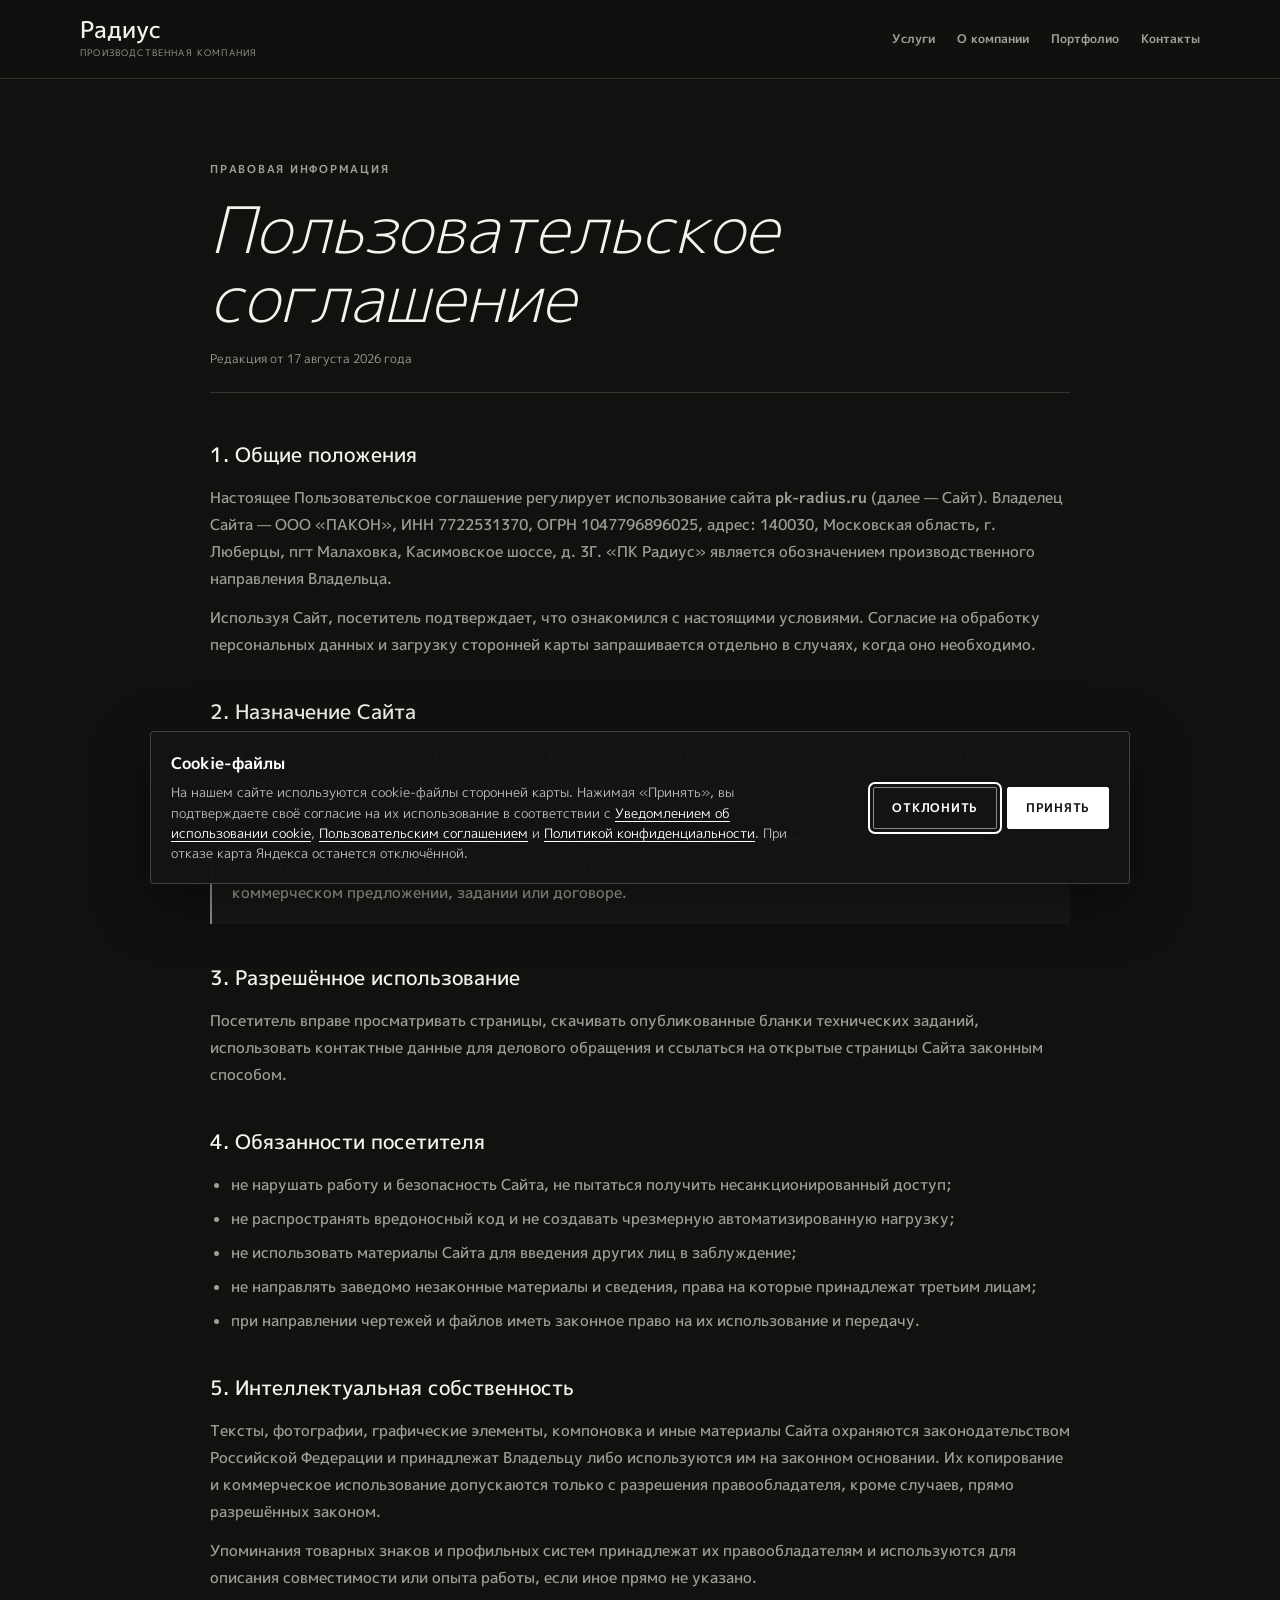
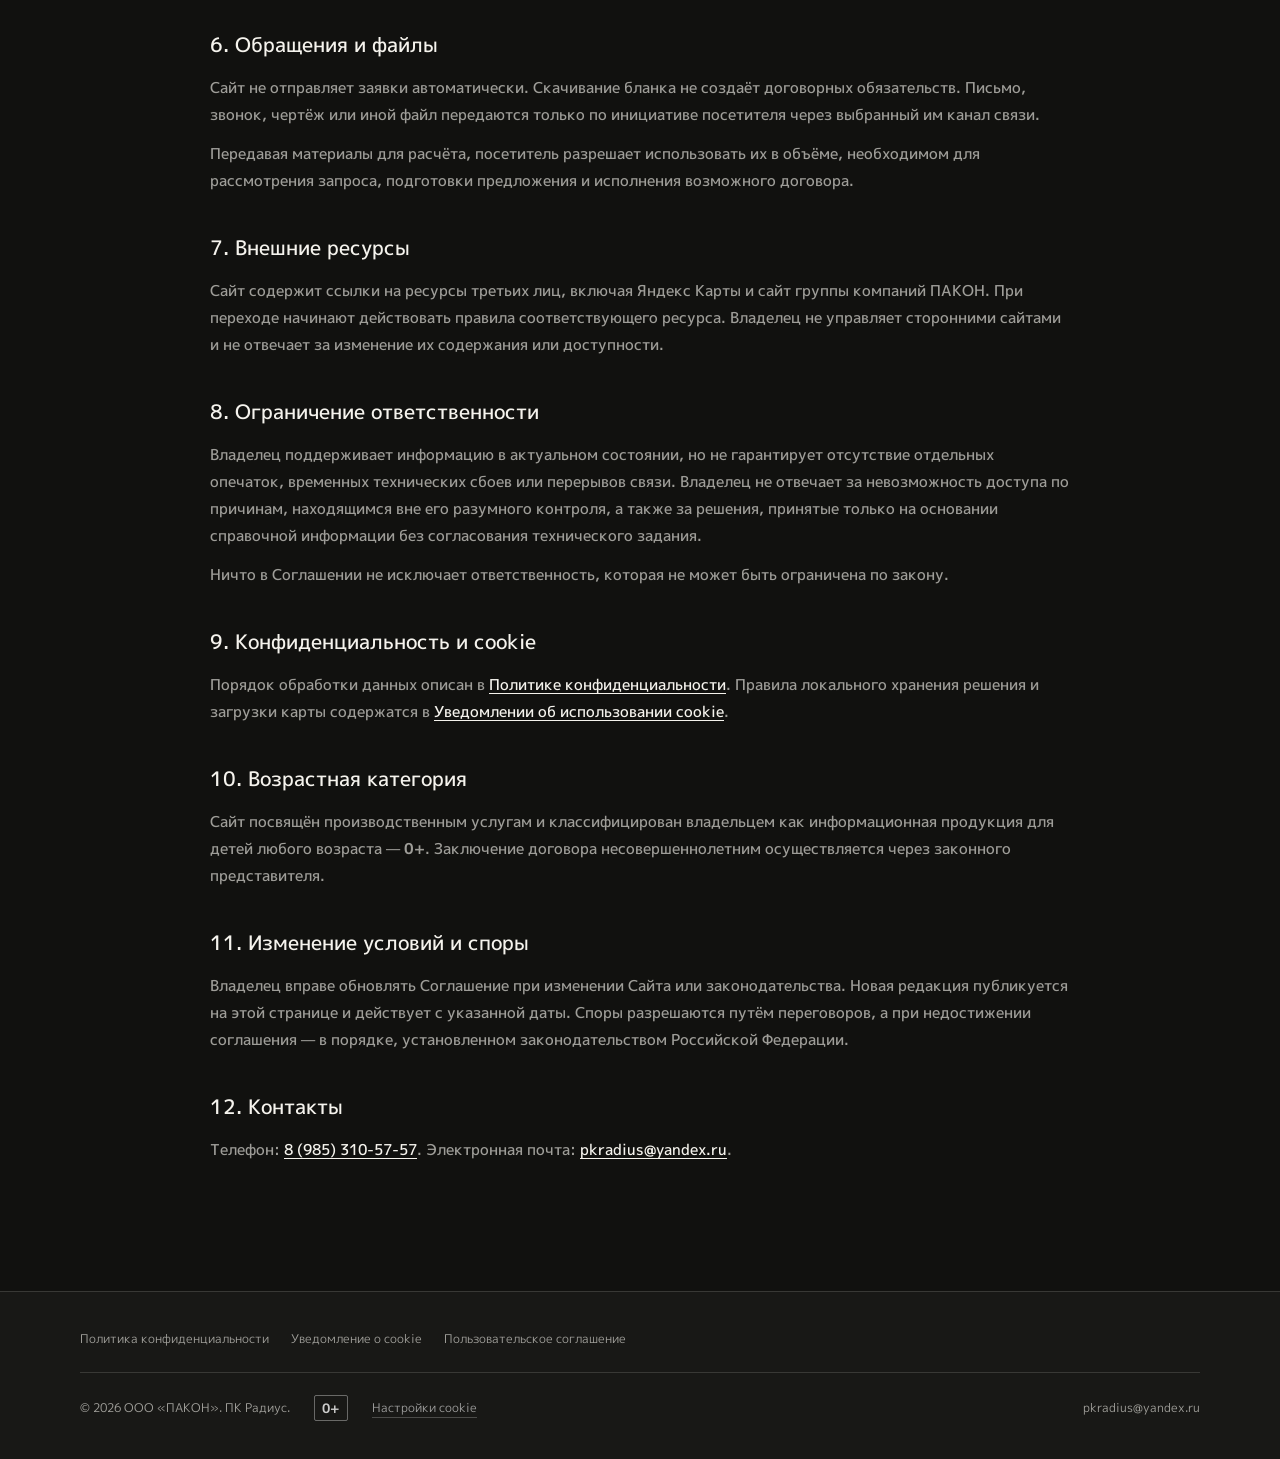
<file: pkradiusweb-main/terms.html>
<!DOCTYPE html>
<html lang="ru">
<head>
<meta charset="UTF-8">
<meta name="viewport" content="width=device-width, initial-scale=1.0">
<title>Пользовательское соглашение — ПК Радиус</title>
<meta name="description" content="Правила использования сайта ПК Радиус, материалы сайта, обращения, внешние ссылки и ограничение ответственности.">
<link rel="stylesheet" href="fonts.css">
<link rel="stylesheet" href="privacy.css">
<link rel="stylesheet" href="legal.css">
<script src="privacy.js" defer></script>
</head>
<body>
<header class="legal-header">
  <div class="legal-wrap legal-header-inner">
    <a class="legal-logo" href="index.html"><span class="legal-logo-main">Радиус</span><span class="legal-logo-sub">Производственная компания</span></a>
    <nav class="legal-nav" aria-label="Основная навигация"><a href="index.html#services">Услуги</a><a href="about.html">О компании</a><a href="portfolio.html">Портфолио</a><a href="index.html#form">Контакты</a></nav>
  </div>
</header>

<main class="legal-main">
  <p class="legal-kicker">Правовая информация</p>
  <h1 class="legal-title">Пользовательское соглашение</h1>
  <p class="legal-date">Редакция от 17 августа 2026 года</p>

  <section class="legal-section"><h2>1. Общие положения</h2>
    <p>Настоящее Пользовательское соглашение регулирует использование сайта <strong>pk-radius.ru</strong> (далее — Сайт). Владелец Сайта — ООО «ПАКОН», ИНН 7722531370, ОГРН 1047796896025, адрес: 140030, Московская область, г. Люберцы, пгт Малаховка, Касимовское шоссе, д. 3Г. «ПК Радиус» является обозначением производственного направления Владельца.</p>
    <p>Используя Сайт, посетитель подтверждает, что ознакомился с настоящими условиями. Согласие на обработку персональных данных и загрузку сторонней карты запрашивается отдельно в случаях, когда оно необходимо.</p>
  </section>

  <section class="legal-section"><h2>2. Назначение Сайта</h2>
    <p>Сайт предоставляет информацию об услугах радиусной гибки металлических профилей, производственных возможностях, примерах работ, контактах и способах направления технического задания.</p>
    <p class="legal-note">Информация, примеры, сроки и изображения на Сайте носят справочный характер и сами по себе не являются публичной офертой. Точная стоимость, срок, технические требования и результат фиксируются в коммерческом предложении, задании или договоре.</p>
  </section>

  <section class="legal-section"><h2>3. Разрешённое использование</h2>
    <p>Посетитель вправе просматривать страницы, скачивать опубликованные бланки технических заданий, использовать контактные данные для делового обращения и ссылаться на открытые страницы Сайта законным способом.</p>
  </section>

  <section class="legal-section"><h2>4. Обязанности посетителя</h2>
    <ul><li>не нарушать работу и безопасность Сайта, не пытаться получить несанкционированный доступ;</li><li>не распространять вредоносный код и не создавать чрезмерную автоматизированную нагрузку;</li><li>не использовать материалы Сайта для введения других лиц в заблуждение;</li><li>не направлять заведомо незаконные материалы и сведения, права на которые принадлежат третьим лицам;</li><li>при направлении чертежей и файлов иметь законное право на их использование и передачу.</li></ul>
  </section>

  <section class="legal-section"><h2>5. Интеллектуальная собственность</h2>
    <p>Тексты, фотографии, графические элементы, компоновка и иные материалы Сайта охраняются законодательством Российской Федерации и принадлежат Владельцу либо используются им на законном основании. Их копирование и коммерческое использование допускаются только с разрешения правообладателя, кроме случаев, прямо разрешённых законом.</p>
    <p>Упоминания товарных знаков и профильных систем принадлежат их правообладателям и используются для описания совместимости или опыта работы, если иное прямо не указано.</p>
  </section>

  <section class="legal-section"><h2>6. Обращения и файлы</h2>
    <p>Сайт не отправляет заявки автоматически. Скачивание бланка не создаёт договорных обязательств. Письмо, звонок, чертёж или иной файл передаются только по инициативе посетителя через выбранный им канал связи.</p>
    <p>Передавая материалы для расчёта, посетитель разрешает использовать их в объёме, необходимом для рассмотрения запроса, подготовки предложения и исполнения возможного договора.</p>
  </section>

  <section class="legal-section"><h2>7. Внешние ресурсы</h2>
    <p>Сайт содержит ссылки на ресурсы третьих лиц, включая Яндекс Карты и сайт группы компаний ПАКОН. При переходе начинают действовать правила соответствующего ресурса. Владелец не управляет сторонними сайтами и не отвечает за изменение их содержания или доступности.</p>
  </section>

  <section class="legal-section"><h2>8. Ограничение ответственности</h2>
    <p>Владелец поддерживает информацию в актуальном состоянии, но не гарантирует отсутствие отдельных опечаток, временных технических сбоев или перерывов связи. Владелец не отвечает за невозможность доступа по причинам, находящимся вне его разумного контроля, а также за решения, принятые только на основании справочной информации без согласования технического задания.</p>
    <p>Ничто в Соглашении не исключает ответственность, которая не может быть ограничена по закону.</p>
  </section>

  <section class="legal-section"><h2>9. Конфиденциальность и cookie</h2>
    <p>Порядок обработки данных описан в <a href="policy.html">Политике конфиденциальности</a>. Правила локального хранения решения и загрузки карты содержатся в <a href="cookies.html">Уведомлении об использовании cookie</a>.</p>
  </section>

  <section class="legal-section"><h2>10. Возрастная категория</h2>
    <p>Сайт посвящён производственным услугам и классифицирован владельцем как информационная продукция для детей любого возраста — <strong>0+</strong>. Заключение договора несовершеннолетним осуществляется через законного представителя.</p>
  </section>

  <section class="legal-section"><h2>11. Изменение условий и споры</h2>
    <p>Владелец вправе обновлять Соглашение при изменении Сайта или законодательства. Новая редакция публикуется на этой странице и действует с указанной даты. Споры разрешаются путём переговоров, а при недостижении соглашения — в порядке, установленном законодательством Российской Федерации.</p>
  </section>

  <section class="legal-section"><h2>12. Контакты</h2>
    <p>Телефон: <a href="tel:+79853105757">8 (985) 310-57-57</a>. Электронная почта: <a href="mailto:pkradius@yandex.ru">pkradius@yandex.ru</a>.</p>
  </section>
</main>

<footer class="legal-footer">
  <div class="legal-wrap">
    <nav class="legal-footer-links" aria-label="Правовые документы"><a href="policy.html">Политика конфиденциальности</a><a href="cookies.html">Уведомление о cookie</a><a href="terms.html">Пользовательское соглашение</a></nav>
    <div class="legal-footer-bottom"><span class="legal-copy">© 2026 ООО «ПАКОН». ПК Радиус.</span><span class="age-mark" aria-label="Информационная продукция для детей любого возраста">0+</span><button class="privacy-settings" type="button" data-privacy-settings>Настройки cookie</button><a class="legal-contact" href="mailto:pkradius@yandex.ru">pkradius@yandex.ru</a></div>
  </div>
</footer>
</body>
</html>
</file>
<file: pkradiusweb-main/fonts.css>
/* M PLUS 1p — self-hosted under the SIL Open Font License (see fonts/OFL.txt). */
@font-face {
  font-family: 'M PLUS 1p';
  font-style: normal;
  font-weight: 300;
  font-display: swap;
  src: url('fonts/m-plus-1p-300-cyrillic.woff2') format('woff2');
  unicode-range: U+0301, U+0400-045F, U+0490-0491, U+04B0-04B1, U+2116;
}
@font-face {
  font-family: 'M PLUS 1p';
  font-style: normal;
  font-weight: 300;
  font-display: swap;
  src: url('fonts/m-plus-1p-300-latin.woff2') format('woff2');
  unicode-range: U+0000-00FF, U+0131, U+0152-0153, U+02BB-02BC, U+02C6, U+02DA, U+02DC, U+0304, U+0308, U+0329, U+2000-206F, U+20AC, U+2122, U+2191, U+2193, U+2212, U+2215, U+FEFF, U+FFFD;
}
@font-face {
  font-family: 'M PLUS 1p';
  font-style: normal;
  font-weight: 400;
  font-display: swap;
  src: url('fonts/m-plus-1p-400-cyrillic.woff2') format('woff2');
  unicode-range: U+0301, U+0400-045F, U+0490-0491, U+04B0-04B1, U+2116;
}
@font-face {
  font-family: 'M PLUS 1p';
  font-style: normal;
  font-weight: 400;
  font-display: swap;
  src: url('fonts/m-plus-1p-400-latin.woff2') format('woff2');
  unicode-range: U+0000-00FF, U+0131, U+0152-0153, U+02BB-02BC, U+02C6, U+02DA, U+02DC, U+0304, U+0308, U+0329, U+2000-206F, U+20AC, U+2122, U+2191, U+2193, U+2212, U+2215, U+FEFF, U+FFFD;
}
@font-face {
  font-family: 'M PLUS 1p';
  font-style: normal;
  font-weight: 500;
  font-display: swap;
  src: url('fonts/m-plus-1p-500-cyrillic.woff2') format('woff2');
  unicode-range: U+0301, U+0400-045F, U+0490-0491, U+04B0-04B1, U+2116;
}
@font-face {
  font-family: 'M PLUS 1p';
  font-style: normal;
  font-weight: 500;
  font-display: swap;
  src: url('fonts/m-plus-1p-500-latin.woff2') format('woff2');
  unicode-range: U+0000-00FF, U+0131, U+0152-0153, U+02BB-02BC, U+02C6, U+02DA, U+02DC, U+0304, U+0308, U+0329, U+2000-206F, U+20AC, U+2122, U+2191, U+2193, U+2212, U+2215, U+FEFF, U+FFFD;
}
@font-face {
  font-family: 'M PLUS 1p';
  font-style: normal;
  font-weight: 700;
  font-display: swap;
  src: url('fonts/m-plus-1p-700-cyrillic.woff2') format('woff2');
  unicode-range: U+0301, U+0400-045F, U+0490-0491, U+04B0-04B1, U+2116;
}
@font-face {
  font-family: 'M PLUS 1p';
  font-style: normal;
  font-weight: 700;
  font-display: swap;
  src: url('fonts/m-plus-1p-700-latin.woff2') format('woff2');
  unicode-range: U+0000-00FF, U+0131, U+0152-0153, U+02BB-02BC, U+02C6, U+02DA, U+02DC, U+0304, U+0308, U+0329, U+2000-206F, U+20AC, U+2122, U+2191, U+2193, U+2212, U+2215, U+FEFF, U+FFFD;
}
</file>
<file: pkradiusweb-main/privacy.css>
/* Privacy controls: no third-party content is shown before an explicit choice. */
.privacy-banner[hidden],
.map-consent-placeholder[hidden] {
  display: none !important;
}

.privacy-banner {
  position: fixed;
  left: 16px;
  right: 16px;
  bottom: 16px;
  z-index: 10000;
  max-width: 980px;
  margin: 0 auto;
  padding: 20px;
  color: #f5f3ed;
  background: rgba(20, 20, 18, 0.98);
  border: 1px solid rgba(255, 255, 255, 0.2);
  border-radius: 4px;
  box-shadow: 0 18px 60px rgba(0, 0, 0, 0.45);
  font-family: 'M PLUS 1p', Arial, sans-serif;
}

.privacy-banner-inner {
  display: flex;
  align-items: center;
  justify-content: space-between;
  gap: 24px;
}

.privacy-banner-copy {
  max-width: 650px;
}

.privacy-banner-title {
  margin: 0 0 7px;
  color: #fff;
  font-size: 16px;
  font-weight: 700;
}

.privacy-banner-text {
  margin: 0;
  color: rgba(255, 255, 255, 0.72);
  font-size: 13px;
  line-height: 1.55;
}

.privacy-banner-text a {
  color: #fff;
  text-decoration: underline;
  text-underline-offset: 3px;
}

.privacy-banner-actions {
  display: flex;
  flex: 0 0 auto;
  gap: 10px;
}

.privacy-btn {
  min-height: 42px;
  padding: 10px 18px;
  border: 1px solid rgba(255, 255, 255, 0.5);
  border-radius: 2px;
  font: inherit;
  font-size: 12px;
  font-weight: 700;
  letter-spacing: 0.06em;
  text-transform: uppercase;
  cursor: pointer;
}

.privacy-btn-primary {
  color: #111;
  background: #fff;
  border-color: #fff;
}

.privacy-btn-secondary {
  color: #fff;
  background: transparent;
}

.privacy-btn:focus-visible,
.privacy-settings:focus-visible,
.map-consent-action:focus-visible {
  outline: 2px solid #fff;
  outline-offset: 3px;
}

.map-consent-shell {
  position: relative;
  min-height: 360px;
  background: #171715;
}

.map-consent-shell iframe[data-consent-src] {
  display: none !important;
}

.map-consent-shell iframe[data-consent-src].is-loaded {
  display: block !important;
}

.map-consent-placeholder {
  min-height: 360px;
  padding: 32px;
  display: flex;
  flex-direction: column;
  align-items: center;
  justify-content: center;
  text-align: center;
  background: linear-gradient(145deg, #20201e, #121211);
}

.map-consent-title {
  margin: 0 0 10px;
  color: #fff;
  font-size: 20px;
  font-weight: 600;
}

.map-consent-text {
  max-width: 590px;
  margin: 0;
  color: rgba(255, 255, 255, 0.6);
  font-size: 13px;
  line-height: 1.6;
}

.map-consent-actions {
  display: flex;
  align-items: center;
  justify-content: center;
  flex-wrap: wrap;
  gap: 16px;
  margin-top: 20px;
}

.map-consent-action {
  min-height: 42px;
  padding: 10px 18px;
  color: #111;
  background: #fff;
  border: 1px solid #fff;
  border-radius: 2px;
  font: inherit;
  font-size: 12px;
  font-weight: 700;
  letter-spacing: 0.06em;
  text-transform: uppercase;
  cursor: pointer;
}

.map-consent-link {
  color: rgba(255, 255, 255, 0.82);
  font-size: 12px;
  text-decoration: underline;
  text-underline-offset: 3px;
}

.age-mark {
  display: inline-flex;
  align-items: center;
  justify-content: center;
  min-width: 34px;
  height: 26px;
  padding: 0 7px;
  color: rgba(255, 255, 255, 0.78);
  border: 1px solid rgba(255, 255, 255, 0.35);
  border-radius: 2px;
  font-size: 13px;
  font-weight: 700;
  line-height: 1;
}

.privacy-settings {
  padding: 0;
  color: rgba(255, 255, 255, 0.58);
  background: transparent;
  border: 0;
  border-bottom: 1px solid rgba(255, 255, 255, 0.22);
  font: inherit;
  font-size: 12px;
  cursor: pointer;
}

@media (max-width: 760px) {
  .privacy-banner {
    left: 10px;
    right: 10px;
    bottom: 10px;
    padding: 16px;
  }

  .privacy-banner-inner {
    align-items: stretch;
    flex-direction: column;
    gap: 15px;
  }

  .privacy-banner-actions {
    width: 100%;
  }

  .privacy-btn {
    flex: 1 1 0;
    padding-left: 10px;
    padding-right: 10px;
  }

  .map-consent-placeholder {
    padding: 24px 18px;
  }
}

@media (prefers-reduced-motion: reduce) {
  .privacy-banner,
  .privacy-btn,
  .map-consent-action {
    scroll-behavior: auto;
    transition: none !important;
  }
}
</file>
<file: pkradiusweb-main/legal.css>
:root {
  --bg: #11110f;
  --bg2: #181816;
  --white: #f5f3ed;
  --muted: rgba(245, 243, 237, 0.62);
  --line: rgba(245, 243, 237, 0.14);
  --font: 'M PLUS 1p', Arial, sans-serif;
}

* { box-sizing: border-box; }
html { scroll-behavior: smooth; }
body {
  margin: 0;
  color: var(--white);
  background: var(--bg);
  font-family: var(--font);
  -webkit-font-smoothing: antialiased;
}
a { color: inherit; }
.legal-wrap { width: min(1120px, calc(100% - 40px)); margin: 0 auto; }

.legal-header {
  position: sticky;
  top: 0;
  z-index: 100;
  background: rgba(17, 17, 15, 0.96);
  border-bottom: 1px solid var(--line);
  backdrop-filter: blur(14px);
}
.legal-header-inner {
  min-height: 78px;
  display: flex;
  align-items: center;
  justify-content: space-between;
  gap: 24px;
}
.legal-logo { color: var(--white); text-decoration: none; }
.legal-logo-main { display: block; font-size: 23px; font-weight: 500; line-height: 1; }
.legal-logo-sub { display: block; margin-top: 5px; color: var(--muted); font-size: 9px; letter-spacing: .13em; text-transform: uppercase; }
.legal-nav { display: flex; align-items: center; flex-wrap: wrap; gap: 22px; }
.legal-nav a { color: var(--muted); font-size: 12px; font-weight: 600; text-decoration: none; transition: color .2s; }
.legal-nav a:hover { color: var(--white); }

.legal-main { width: min(860px, calc(100% - 40px)); margin: 0 auto; padding: 82px 0 90px; }
.legal-kicker { margin: 0 0 16px; color: var(--muted); font-size: 11px; font-weight: 700; letter-spacing: .16em; text-transform: uppercase; }
.legal-title { margin: 0; font-size: clamp(2.15rem, 5vw, 4rem); font-weight: 300; font-style: italic; line-height: 1.08; overflow-wrap: anywhere; }
.legal-date { margin: 18px 0 46px; padding-bottom: 24px; color: var(--muted); border-bottom: 1px solid var(--line); font-size: 12px; }
.legal-section { margin-bottom: 38px; scroll-margin-top: 100px; }
.legal-section h2 { margin: 0 0 14px; font-size: 1.28rem; font-weight: 500; }
.legal-section p,
.legal-section li { color: var(--muted); font-size: 15px; font-weight: 500; line-height: 1.8; }
.legal-section p { margin: 0 0 12px; }
.legal-section ul { margin: 0; padding-left: 21px; }
.legal-section li { margin-bottom: 7px; }
.legal-section a { color: var(--white); text-underline-offset: 3px; }
.legal-note { padding: 18px 20px; background: var(--bg2); border-left: 2px solid rgba(255,255,255,.55); }

.legal-footer { padding: 38px 0; background: var(--bg2); border-top: 1px solid var(--line); }
.legal-footer-links { display: flex; flex-wrap: wrap; gap: 15px 22px; margin-bottom: 24px; }
.legal-footer-links a { color: var(--muted); font-size: 12px; text-decoration: none; }
.legal-footer-links a:hover { color: var(--white); }
.legal-footer-bottom { padding-top: 22px; display: flex; align-items: center; flex-wrap: wrap; gap: 16px 24px; border-top: 1px solid var(--line); }
.legal-copy { color: var(--muted); font-size: 12px; }
.legal-contact { margin-left: auto; color: var(--muted); font-size: 12px; text-decoration: none; }

@media (max-width: 720px) {
  .legal-wrap,
  .legal-main { width: min(100% - 28px, 860px); }
  .legal-header-inner { min-height: 70px; }
  .legal-nav a:not(:last-child) { display: none; }
  .legal-main { padding-top: 54px; }
  .legal-contact { width: 100%; margin-left: 0; }
}
</file>
